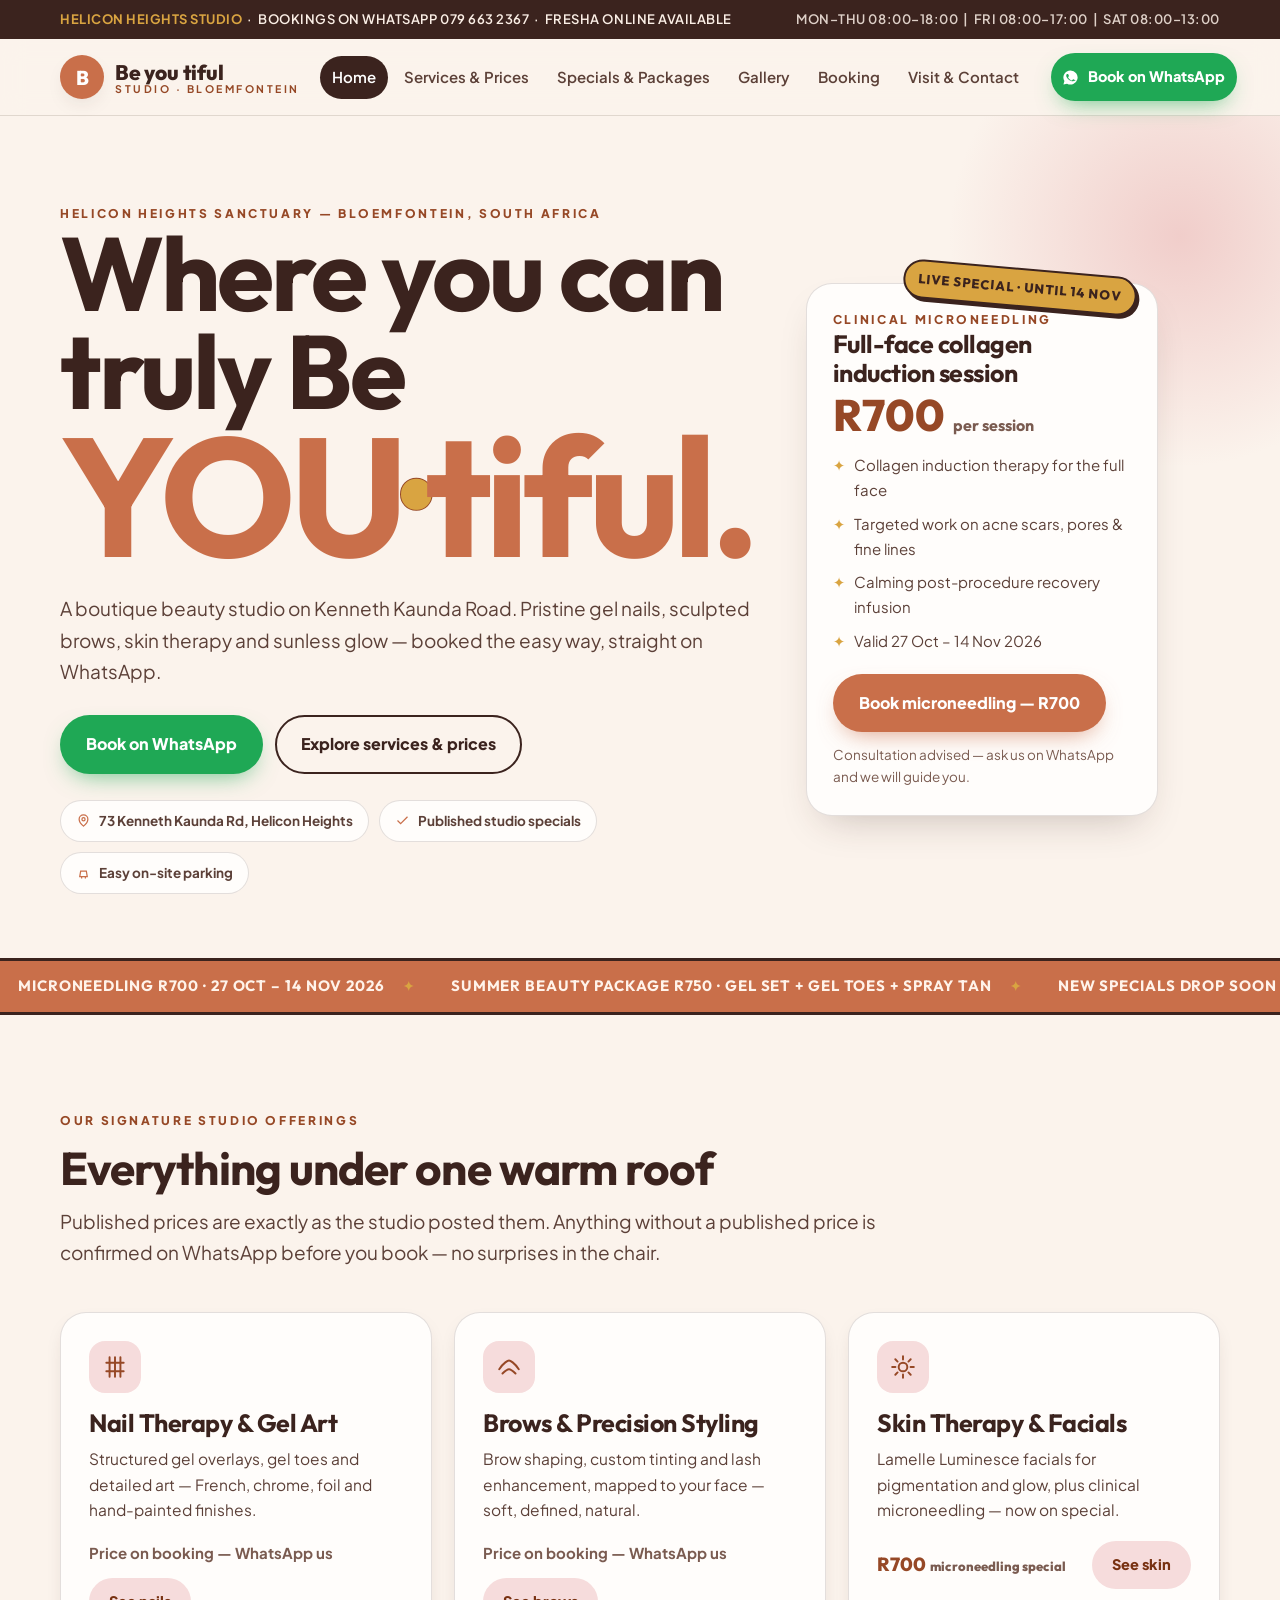
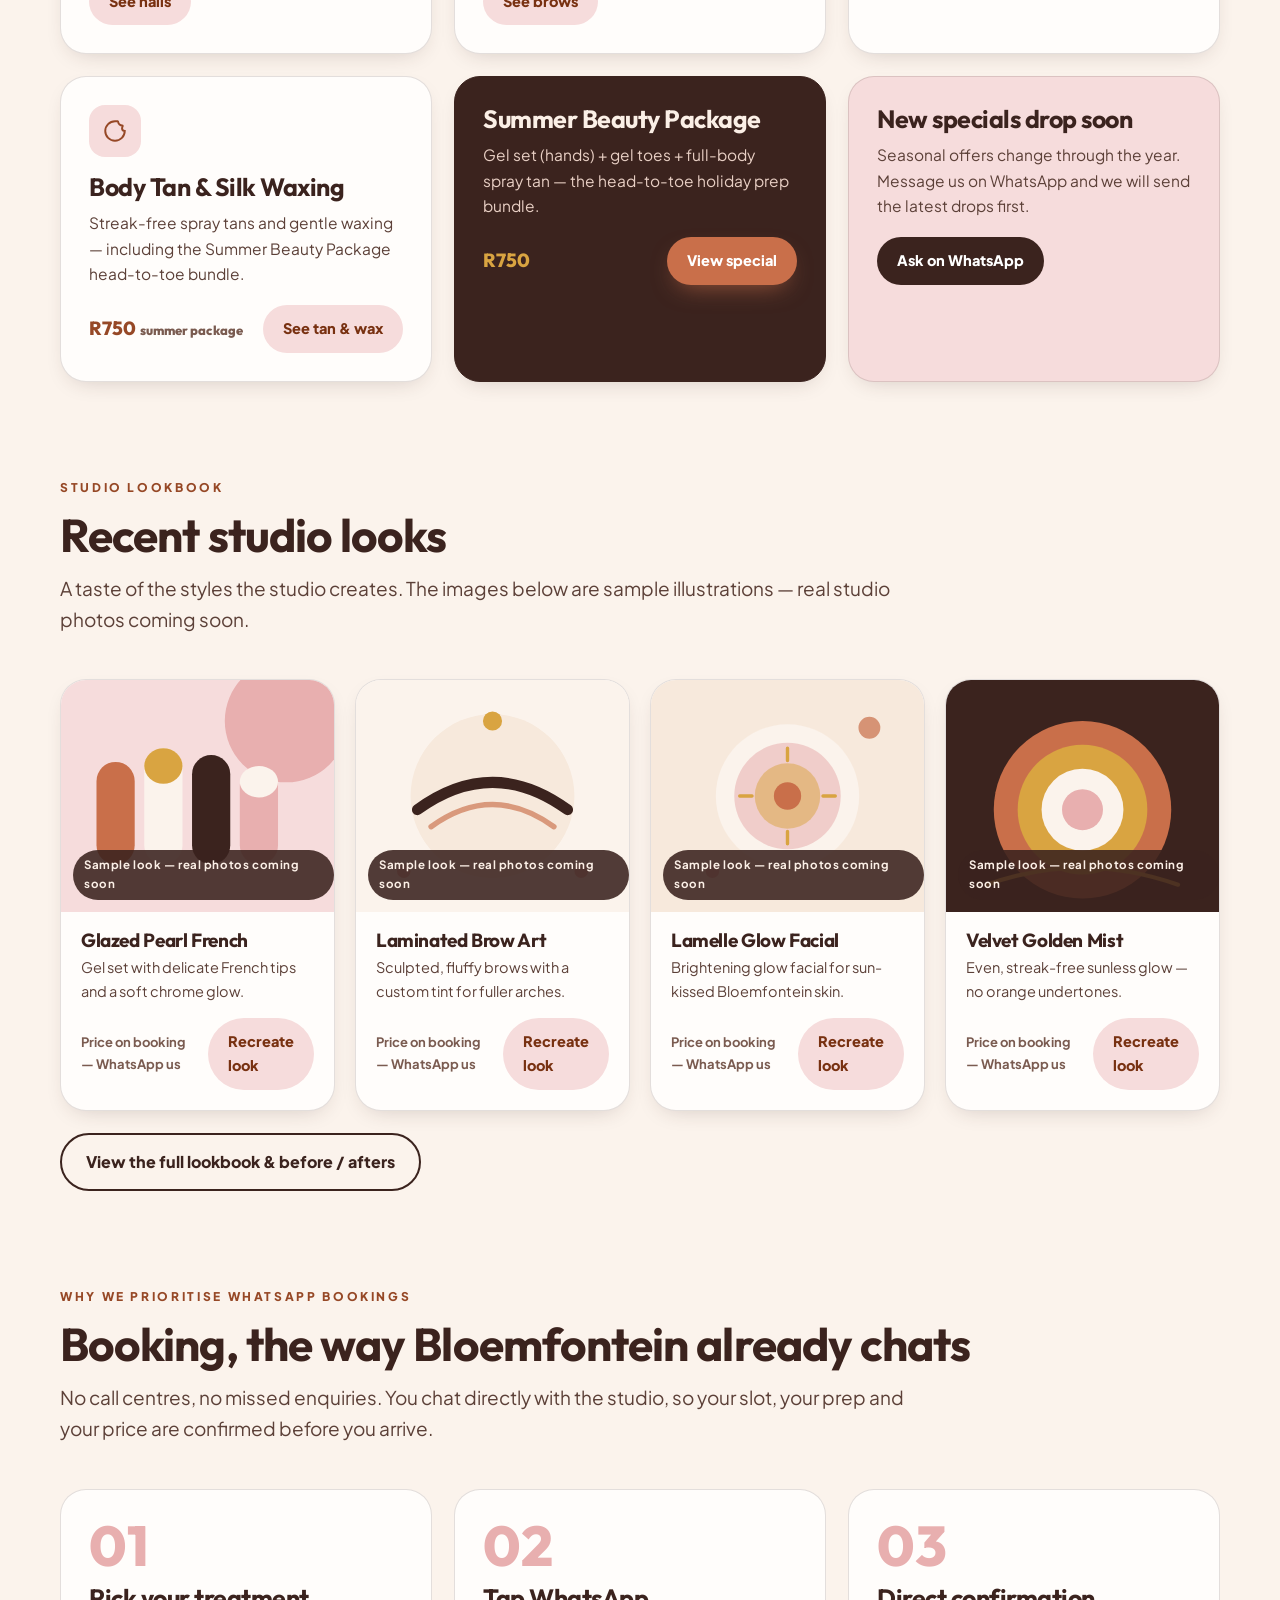
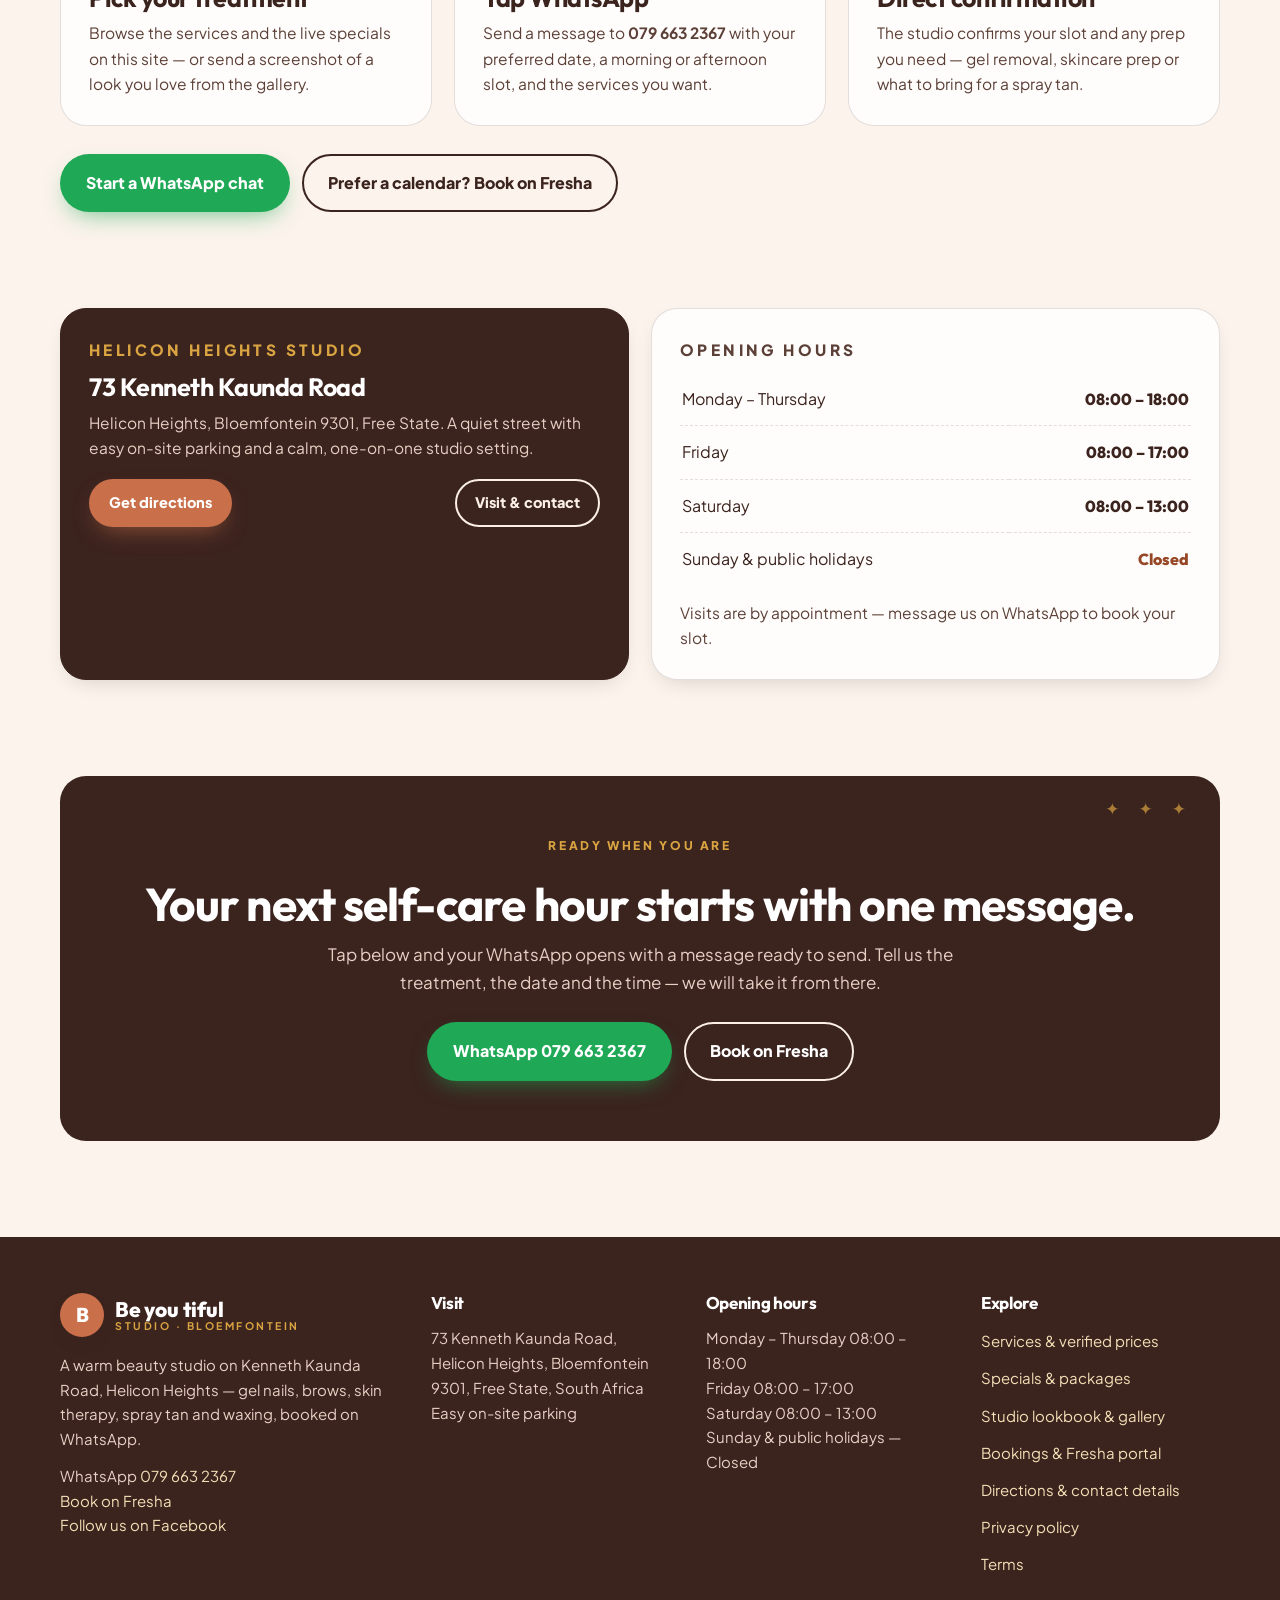
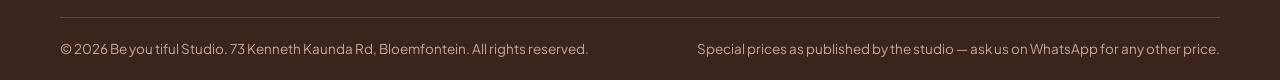
<file: index.html>
<!DOCTYPE html>
<html lang="en">
<head>
<meta charset="utf-8">
<meta name="viewport" content="width=device-width, initial-scale=1">
<title>Be you tiful Studio — Beauty Studio in Helicon Heights, Bloemfontein</title>
<meta name="description" content="Be you tiful Studio — a warm beauty studio on Kenneth Kaunda Road, Helicon Heights, Bloemfontein. Gel nails, brows, skin therapy, spray tan and waxing. Bookings on WhatsApp 079 663 2367.">
<meta property="og:title" content="Be you tiful Studio — Helicon Heights, Bloemfontein">
<meta property="og:description" content="Gel nails, brows, skin therapy, spray tan and waxing. Bookings on WhatsApp 079 663 2367.">
<meta property="og:type" content="website">
<link rel="stylesheet" href="/assets/css/fonts.css">
<link rel="stylesheet" href="/assets/css/style.css">
<link rel="icon" href="data:image/svg+xml,%3Csvg xmlns='http://www.w3.org/2000/svg' viewBox='0 0 32 32'%3E%3Ccircle cx='16' cy='16' r='16' fill='%23C96F4A'/%3E%3Ctext x='16' y='22' font-family='Arial' font-size='17' font-weight='bold' fill='%23fff' text-anchor='middle'%3EB%3C/text%3E%3C/svg%3E">
</head>
<body>
<a class="skip-link" href="#main">Skip to content</a>

<div class="noticebar"><div class="wrap">
<span><b>HELICON HEIGHTS STUDIO</b> &nbsp;·&nbsp; BOOKINGS ON WHATSAPP <span data-cfg="phoneDisplay">079 663 2367</span> &nbsp;·&nbsp; FRESHA ONLINE AVAILABLE</span>
<span class="nb-right">MON–THU 08:00–18:00 &nbsp;|&nbsp; FRI 08:00–17:00 &nbsp;|&nbsp; SAT 08:00–13:00</span>
</div></div>

<header class="site-header"><div class="wrap">
<a class="logo" href="/" aria-label="Be you tiful Studio — Home">
<span class="logo-mark" aria-hidden="true">B</span>
<span class="logo-text">Be you tiful<small>Studio · Bloemfontein</small></span></a>
<nav class="main-nav" aria-label="Main navigation">
<a href="/" aria-current="page">Home</a>
<a href="/services">Services &amp; Prices</a>
<a href="/specials">Specials &amp; Packages</a>
<a href="/gallery">Gallery</a>
<a href="/booking">Booking</a>
<a href="/visit">Visit &amp; Contact</a>
</nav>
<div class="header-cta">
<a class="btn btn-wa btn-sm" data-wa data-wa-msg="Hi! I'd like to book an appointment at Be you tiful Studio." href="https://wa.me/27796632367"><svg width="17" height="17" viewBox="0 0 24 24" fill="currentColor" aria-hidden="true"><path d="M12 2a10 10 0 0 0-8.6 15.1L2 22l5.1-1.3A10 10 0 1 0 12 2Zm5.2 14.2c-.2.6-1.3 1.2-1.8 1.2-.5.1-1 .2-3.4-.7-2.9-1.2-4.7-4.1-4.9-4.3-.1-.2-1.1-1.5-1.1-2.9s.7-2 1-2.3c.2-.3.5-.3.7-.3h.5c.2 0 .4 0 .6.5l.9 2.1c.1.2.1.4 0 .6l-.4.6-.5.5c-.2.2-.3.4-.1.7.2.3.9 1.5 2 2.4 1.4 1.2 2.5 1.6 2.9 1.8.3.2.5.1.7-.1l1.1-1.3c.2-.3.4-.2.7-.1l2 1c.3.1.5.2.6.4 0 .1 0 .6-.2 1.2Z"/></svg><span>Book on WhatsApp</span></a>
<button class="nav-toggle" data-nav-toggle aria-expanded="false" aria-controls="mobile-nav" aria-label="Open menu">
<svg width="22" height="22" viewBox="0 0 24 24" fill="none" stroke="currentColor" stroke-width="2" stroke-linecap="round" aria-hidden="true"><path d="M3 6h18M3 12h18M3 18h18"/></svg></button>
</div>
</div>
<nav class="mobile-nav" id="mobile-nav" aria-label="Mobile navigation">
<a href="/" aria-current="page">Home</a>
<a href="/services">Services &amp; Prices</a>
<a href="/specials">Specials &amp; Packages</a>
<a href="/gallery">Gallery</a>
<a href="/booking">Booking</a>
<a href="/visit">Visit &amp; Contact</a>
</nav></header>

<main id="main">

<!-- ============ HERO ============ -->
<section class="hero"><div class="wrap hero-grid">
<div>
<p class="eyebrow">Helicon Heights Sanctuary — Bloemfontein, South Africa</p>
<h1>Where you can truly Be <span class="you">YOU<em>·</em>tiful.</span></h1>
<p class="lede">A boutique beauty studio on Kenneth Kaunda Road. Pristine gel nails, sculpted brows, skin therapy and sunless glow — booked the easy way, straight on WhatsApp.</p>
<div class="hero-ctas">
<a class="btn btn-wa" data-wa data-wa-msg="Hi! I'd like to book an appointment at Be you tiful Studio." href="https://wa.me/27796632367">Book on WhatsApp</a>
<a class="btn btn-ghost" href="/services">Explore services &amp; prices</a>
</div>
<div class="hero-chips">
<span class="chip"><svg width="15" height="15" viewBox="0 0 24 24" fill="none" stroke="currentColor" stroke-width="2" aria-hidden="true"><path d="M12 21s-7-5.5-7-11a7 7 0 1 1 14 0c0 5.5-7 11-7 11Z"/><circle cx="12" cy="10" r="2.5"/></svg><span data-cfg="addressShort">73 Kenneth Kaunda Rd, Helicon Heights</span></span>
<span class="chip"><svg width="15" height="15" viewBox="0 0 24 24" fill="none" stroke="currentColor" stroke-width="2" aria-hidden="true"><path d="M20 6 9 17l-5-5"/></svg>Published studio specials</span>
<span class="chip"><svg width="15" height="15" viewBox="0 0 24 24" fill="none" stroke="currentColor" stroke-width="2" aria-hidden="true"><path d="M5 17h14M6 17l1.5-9h9L18 17M9 20v-3m6 3v-3"/></svg>Easy on-site parking</span>
</div>
</div>

<article class="hero-card reveal">
<span class="sticker">Live special · until 14 Nov</span>
<p class="eyebrow">Clinical Microneedling</p>
<h3>Full-face collagen induction session</h3>
<p class="price-big">R700 <small>per session</small></p>
<ul>
<li>Collagen induction therapy for the full face</li>
<li>Targeted work on acne scars, pores &amp; fine lines</li>
<li>Calming post-procedure recovery infusion</li>
<li>Valid 27 Oct – 14 Nov 2026</li>
</ul>
<a class="btn btn-terra" data-wa data-wa-msg="Hi! I'd like to book the Clinical Microneedling special (R700, valid 27 Oct – 14 Nov 2026) at Be you tiful Studio. What dates do you have available?" href="https://wa.me/27796632367">Book microneedling — R700</a>
<p class="field-note" style="margin-top:12px">Consultation advised — ask us on WhatsApp and we will guide you.</p>
</article>
</div></section>

<!-- ============ MARQUEE ============ -->
<div class="marquee" aria-hidden="true"><div class="marquee-track" id="marquee-track">
<span>Microneedling R700 · 27 Oct – 14 Nov 2026</span>
<span>Summer Beauty Package R750 · Gel set + gel toes + spray tan</span>
<span>New specials drop soon — WhatsApp us</span>
<span>Bookings on WhatsApp <span data-cfg="phoneDisplay">079 663 2367</span></span>
<span>73 Kenneth Kaunda Rd, Helicon Heights</span>
</div></div>

<!-- ============ SERVICES PREVIEW ============ -->
<section class="section"><div class="wrap">
<div class="section-head reveal">
<p class="eyebrow">Our signature studio offerings</p>
<h2>Everything under one warm roof</h2>
<p class="lede">Published prices are exactly as the studio posted them. Anything without a published price is confirmed on WhatsApp before you book — no surprises in the chair.</p>
</div>
<div class="grid-3">
<article class="card reveal">
<div class="icon-tile"><svg width="26" height="26" viewBox="0 0 24 24" fill="none" stroke="currentColor" stroke-width="1.8" stroke-linecap="round" aria-hidden="true"><path d="M7 3v18M12 3v18M17 3v18M4 8h16M4 16h16"/></svg></div>
<h3>Nail Therapy &amp; Gel Art</h3>
<p>Structured gel overlays, gel toes and detailed art — French, chrome, foil and hand-painted finishes.</p>
<div class="card-foot"><span class="price-tag pob">Price on booking — WhatsApp us</span><a class="btn btn-rose btn-sm" href="/services">See nails</a></div>
</article>
<article class="card reveal">
<div class="icon-tile"><svg width="26" height="26" viewBox="0 0 24 24" fill="none" stroke="currentColor" stroke-width="1.8" stroke-linecap="round" aria-hidden="true"><path d="M3 14c4-6 8-8 9-8s5 2 9 8M6 18c3-3 5-4 6-4s3 1 6 4"/></svg></div>
<h3>Brows &amp; Precision Styling</h3>
<p>Brow shaping, custom tinting and lash enhancement, mapped to your face — soft, defined, natural.</p>
<div class="card-foot"><span class="price-tag pob">Price on booking — WhatsApp us</span><a class="btn btn-rose btn-sm" href="/services">See brows</a></div>
</article>
<article class="card reveal">
<div class="icon-tile"><svg width="26" height="26" viewBox="0 0 24 24" fill="none" stroke="currentColor" stroke-width="1.8" stroke-linecap="round" aria-hidden="true"><circle cx="12" cy="12" r="4"/><path d="M12 2v3M12 19v3M2 12h3M19 12h3M4.9 4.9l2.1 2.1M17 17l2.1 2.1M19.1 4.9 17 7M7 17l-2.1 2.1"/></svg></div>
<h3>Skin Therapy &amp; Facials</h3>
<p>Lamelle Luminesce facials for pigmentation and glow, plus clinical microneedling — now on special.</p>
<div class="card-foot"><span class="price-tag">R700 <small style="font-size:13px;color:var(--muted)">microneedling special</small></span><a class="btn btn-rose btn-sm" href="/services">See skin</a></div>
</article>
<article class="card reveal">
<div class="icon-tile"><svg width="26" height="26" viewBox="0 0 24 24" fill="none" stroke="currentColor" stroke-width="1.8" stroke-linecap="round" aria-hidden="true"><path d="M12 3a9 9 0 1 0 9 9c-1.5 0-2.5-1-2.5-2.5S20 7 18.5 7 15 5.5 15 4 13.5 3 12 3Z"/></svg></div>
<h3>Body Tan &amp; Silk Waxing</h3>
<p>Streak-free spray tans and gentle waxing — including the Summer Beauty Package head-to-toe bundle.</p>
<div class="card-foot"><span class="price-tag">R750 <small style="font-size:13px;color:var(--muted)">summer package</small></span><a class="btn btn-rose btn-sm" href="/services">See tan &amp; wax</a></div>
</article>
<article class="card tint-choc reveal">
<h3>Summer Beauty Package</h3>
<p>Gel set (hands) + gel toes + full-body spray tan — the head-to-toe holiday prep bundle.</p>
<div class="card-foot"><span class="price-tag">R750</span><a class="btn btn-terra btn-sm" href="/specials">View special</a></div>
</article>
<article class="card tint-rose reveal">
<h3>New specials drop soon</h3>
<p>Seasonal offers change through the year. Message us on WhatsApp and we will send the latest drops first.</p>
<div class="card-foot"><a class="btn btn-choc btn-sm" data-wa data-wa-msg="Hi! Please let me know about the latest specials at Be you tiful Studio." href="https://wa.me/27796632367">Ask on WhatsApp</a></div>
</article>
</div>
</div></section>

<!-- ============ GALLERY STRIP ============ -->
<section class="section" style="padding-top:0"><div class="wrap">
<div class="section-head reveal">
<p class="eyebrow">Studio lookbook</p>
<h2>Recent studio looks</h2>
<p class="lede">A taste of the styles the studio creates. The images below are sample illustrations — real studio photos coming soon.</p>
</div>
<div class="gallery-grid">
<figure class="look-card reveal">
<div class="sample-art"><svg viewBox="0 0 400 340" role="img" aria-label="Sample illustration of a glazed pearl French gel set"><rect width="400" height="340" fill="#F6DCDC"/><circle cx="330" cy="60" r="90" fill="#E8AFAF"/><rect x="52" y="120" width="56" height="150" rx="28" fill="#C96F4A"/><rect x="122" y="100" width="56" height="170" rx="28" fill="#FBF3EC"/><rect x="122" y="100" width="56" height="52" rx="28" fill="#D9A441"/><rect x="192" y="110" width="56" height="160" rx="28" fill="#3B231E"/><rect x="262" y="126" width="56" height="144" rx="28" fill="#E8AFAF"/><rect x="262" y="126" width="56" height="46" rx="28" fill="#FBF3EC"/></svg><span class="sample-label">Sample look — real photos coming soon</span></div>
<figcaption class="look-body"><h3>Glazed Pearl French</h3><p>Gel set with delicate French tips and a soft chrome glow.</p><div class="look-meta"><span class="dur">Price on booking — WhatsApp us</span><a class="btn btn-rose btn-sm" data-wa data-wa-msg="Hi! I saw the Glazed Pearl French look in your gallery. Could you tell me the price and your next available slot?" href="https://wa.me/27796632367">Recreate look</a></div></figcaption>
</figure>
<figure class="look-card reveal">
<div class="sample-art"><svg viewBox="0 0 400 340" role="img" aria-label="Sample illustration of laminated brow art"><rect width="400" height="340" fill="#FBF3EC"/><circle cx="200" cy="170" r="120" fill="#F7E9DC"/><path d="M90 190 Q200 110 310 190" stroke="#3B231E" stroke-width="16" fill="none" stroke-linecap="round"/><path d="M110 215 Q200 150 290 215" stroke="#C96F4A" stroke-width="8" fill="none" stroke-linecap="round" opacity=".65"/><circle cx="200" cy="60" r="14" fill="#D9A441"/><circle cx="330" cy="280" r="10" fill="#E8AFAF"/><circle cx="70" cy="280" r="10" fill="#E8AFAF"/></svg><span class="sample-label">Sample look — real photos coming soon</span></div>
<figcaption class="look-body"><h3>Laminated Brow Art</h3><p>Sculpted, fluffy brows with a custom tint for fuller arches.</p><div class="look-meta"><span class="dur">Price on booking — WhatsApp us</span><a class="btn btn-rose btn-sm" data-wa data-wa-msg="Hi! I saw the Laminated Brow Art look in your gallery. Could you tell me the price and your next available slot?" href="https://wa.me/27796632367">Recreate look</a></div></figcaption>
</figure>
<figure class="look-card reveal">
<div class="sample-art"><svg viewBox="0 0 400 340" role="img" aria-label="Sample illustration of a Lamelle glow facial"><rect width="400" height="340" fill="#F7E9DC"/><circle cx="200" cy="170" r="105" fill="#FBF3EC"/><circle cx="200" cy="170" r="78" fill="#E8AFAF" opacity=".55"/><circle cx="200" cy="170" r="48" fill="#D9A441" opacity=".5"/><circle cx="200" cy="170" r="20" fill="#C96F4A"/><path d="M200 118 v-18 M200 240 v-18 M148 170 h-18 M270 170 h-18" stroke="#D9A441" stroke-width="5" stroke-linecap="round"/><circle cx="320" cy="70" r="16" fill="#C96F4A" opacity=".7"/><circle cx="90" cy="280" r="10" fill="#E8AFAF"/></svg><span class="sample-label">Sample look — real photos coming soon</span></div>
<figcaption class="look-body"><h3>Lamelle Glow Facial</h3><p>Brightening glow facial for sun-kissed Bloemfontein skin.</p><div class="look-meta"><span class="dur">Price on booking — WhatsApp us</span><a class="btn btn-rose btn-sm" data-wa data-wa-msg="Hi! I saw the Lamelle Glow Facial look in your gallery. Could you tell me the price and your next available slot?" href="https://wa.me/27796632367">Recreate look</a></div></figcaption>
</figure>
<figure class="look-card reveal">
<div class="sample-art"><svg viewBox="0 0 400 340" role="img" aria-label="Sample illustration of a golden spray tan glow"><rect width="400" height="340" fill="#3B231E"/><circle cx="200" cy="190" r="130" fill="#C96F4A"/><circle cx="200" cy="190" r="95" fill="#D9A441"/><circle cx="200" cy="190" r="60" fill="#FBF3EC"/><circle cx="200" cy="190" r="30" fill="#E8AFAF"/><path d="M60 300 Q200 250 340 300" stroke="#D9A441" stroke-width="6" fill="none" stroke-linecap="round"/></svg><span class="sample-label">Sample look — real photos coming soon</span></div>
<figcaption class="look-body"><h3>Velvet Golden Mist</h3><p>Even, streak-free sunless glow — no orange undertones.</p><div class="look-meta"><span class="dur">Price on booking — WhatsApp us</span><a class="btn btn-rose btn-sm" data-wa data-wa-msg="Hi! I saw the Velvet Golden Mist spray tan look in your gallery. Could you tell me the price and your next available slot?" href="https://wa.me/27796632367">Recreate look</a></div></figcaption>
</figure>
</div>
<p style="margin-top:22px"><a class="btn btn-ghost" href="/gallery">View the full lookbook &amp; before / afters</a></p>
</div></section>

<!-- ============ WHY WHATSAPP ============ -->
<section class="section" style="padding-top:0"><div class="wrap">
<div class="section-head reveal">
<p class="eyebrow">Why we prioritise WhatsApp bookings</p>
<h2>Booking, the way Bloemfontein already chats</h2>
<p class="lede">No call centres, no missed enquiries. You chat directly with the studio, so your slot, your prep and your price are confirmed before you arrive.</p>
</div>
<div class="steps">
<div class="step reveal"><div class="num">01</div><h3>Pick your treatment</h3><p>Browse the services and the live specials on this site — or send a screenshot of a look you love from the gallery.</p></div>
<div class="step reveal"><div class="num">02</div><h3>Tap WhatsApp</h3><p>Send a message to <strong data-cfg="phoneDisplay">079 663 2367</strong> with your preferred date, a morning or afternoon slot, and the services you want.</p></div>
<div class="step reveal"><div class="num">03</div><h3>Direct confirmation</h3><p>The studio confirms your slot and any prep you need — gel removal, skincare prep or what to bring for a spray tan.</p></div>
</div>
<div style="display:flex;gap:12px;flex-wrap:wrap;margin-top:28px" class="reveal">
<a class="btn btn-wa" data-wa data-wa-msg="Hi! I'd like to book an appointment at Be you tiful Studio." href="https://wa.me/27796632367">Start a WhatsApp chat</a>
<a class="btn btn-ghost" data-fresha href="https://www.fresha.com/book-now/be-you-tiful-studio-rgh9i9zq/all-offer?share=true&pId=1055911">Prefer a calendar? Book on Fresha</a>
</div>
</div></section>

<!-- ============ LOCATION / HOURS ============ -->
<section class="section" style="padding-top:0"><div class="wrap">
<div class="grid-2">
<article class="card tint-choc reveal">
<p class="eyebrow" style="color:var(--gold)">Helicon Heights Studio</p>
<h3 style="color:#fff;margin:10px 0 8px">73 Kenneth Kaunda Road</h3>
<p>Helicon Heights, Bloemfontein 9301, Free State. A quiet street with easy on-site parking and a calm, one-on-one studio setting.</p>
<div class="card-foot"><a class="btn btn-terra btn-sm" data-directions href="https://www.google.com/maps/search/?api=1&amp;query=73+Kenneth+Kaunda+Road+Helicon+Heights+Bloemfontein+9301">Get directions</a><a class="btn btn-ghost btn-sm" style="border-color:#FBEFE6;color:#FBEFE6" href="/visit">Visit &amp; contact</a></div>
</article>
<article class="card reveal">
<p class="eyebrow">Opening hours</p>
<table class="hours-table" style="margin-top:10px">
<tr><td>Monday – Thursday</td><td>08:00 – 18:00</td></tr>
<tr><td>Friday</td><td>08:00 – 17:00</td></tr>
<tr><td>Saturday</td><td>08:00 – 13:00</td></tr>
<tr><td>Sunday &amp; public holidays</td><td class="closed">Closed</td></tr>
</table>
<p class="field-note" style="margin-top:14px">Visits are by appointment — message us on WhatsApp to book your slot.</p>
</article>
</div>
</div></section>

<!-- ============ CTA ============ -->
<section class="section" style="padding-top:0"><div class="wrap">
<div class="cta-band reveal">
<p class="eyebrow" style="color:var(--gold)">Ready when you are</p>
<h2>Your next self-care hour starts with one message.</h2>
<p>Tap below and your WhatsApp opens with a message ready to send. Tell us the treatment, the date and the time — we will take it from there.</p>
<div class="btn-row">
<a class="btn btn-wa" data-wa data-wa-msg="Hi! I'd like to book an appointment at Be you tiful Studio." href="https://wa.me/27796632367">WhatsApp 079 663 2367</a>
<a class="btn btn-ghost" style="border-color:#FBEFE6;color:#fff" data-fresha href="https://www.fresha.com/book-now/be-you-tiful-studio-rgh9i9zq/all-offer?share=true&pId=1055911">Book on Fresha</a>
</div>
</div>
</div></section>

</main>

<footer class="site-footer"><div class="wrap">
<div class="foot-grid">
<div class="foot-brand">
<a class="logo" href="/" aria-label="Be you tiful Studio — Home"><span class="logo-mark" aria-hidden="true">B</span><span class="logo-text">Be you tiful<small>Studio · Bloemfontein</small></span></a>
<p style="margin-top:16px">A warm beauty studio on Kenneth Kaunda Road, Helicon Heights — gel nails, brows, skin therapy, spray tan and waxing, booked on WhatsApp.</p>
<p style="margin-top:12px">WhatsApp <a data-wa href="https://wa.me/27796632367"><span data-cfg="phoneDisplay">079 663 2367</span></a><br>
<a data-fresha href="https://www.fresha.com/book-now/be-you-tiful-studio-rgh9i9zq/all-offer?share=true&amp;pId=1055911">Book on Fresha</a><br>
<a data-fb href="https://www.facebook.com/151512251382264/">Follow us on Facebook</a></p>
</div>
<div>
<h3>Visit</h3>
<p><span data-cfg="addressFull">73 Kenneth Kaunda Road, Helicon Heights, Bloemfontein 9301, Free State, South Africa</span><br>Easy on-site parking</p>
</div>
<div>
<h3>Opening hours</h3>
<p>Monday – Thursday 08:00 – 18:00<br>Friday 08:00 – 17:00<br>Saturday 08:00 – 13:00<br>Sunday &amp; public holidays — Closed</p>
</div>
<div>
<h3>Explore</h3>
<ul>
<li><a href="/services">Services &amp; verified prices</a></li>
<li><a href="/specials">Specials &amp; packages</a></li>
<li><a href="/gallery">Studio lookbook &amp; gallery</a></li>
<li><a href="/booking">Bookings &amp; Fresha portal</a></li>
<li><a href="/visit">Directions &amp; contact details</a></li>
<li><a href="/privacy">Privacy policy</a></li>
<li><a href="/terms">Terms</a></li>
</ul>
</div>
</div>
<div class="foot-bottom">
<span>© 2026 Be you tiful Studio. 73 Kenneth Kaunda Rd, Bloemfontein. All rights reserved.</span>
<span>Special prices as published by the studio — ask us on WhatsApp for any other price.</span>
</div>
</div></footer>

<div class="sticky-wa"><a data-wa data-wa-msg="Hi! I'd like to book an appointment at Be you tiful Studio." href="https://wa.me/27796632367"><svg width="20" height="20" viewBox="0 0 24 24" fill="currentColor" aria-hidden="true"><path d="M12 2a10 10 0 0 0-8.6 15.1L2 22l5.1-1.3A10 10 0 1 0 12 2Zm5.2 14.2c-.2.6-1.3 1.2-1.8 1.2-.5.1-1 .2-3.4-.7-2.9-1.2-4.7-4.1-4.9-4.3-.1-.2-1.1-1.5-1.1-2.9s.7-2 1-2.3c.2-.3.5-.3.7-.3h.5c.2 0 .4 0 .6.5l.9 2.1c.1.2.1.4 0 .6l-.4.6-.5.5c-.2.2-.3.4-.1.7.2.3.9 1.5 2 2.4 1.4 1.2 2.5 1.6 2.9 1.8.3.2.5.1.7-.1l1.1-1.3c.2-.3.4-.2.7-.1l2 1c.3.1.5.2.6.4 0 .1 0 .6-.2 1.2Z"/></svg>Book on WhatsApp</a></div>

<script src="/assets/js/config.js"></script>
<script src="/assets/js/main.js"></script>
</body>
</html>
</file>
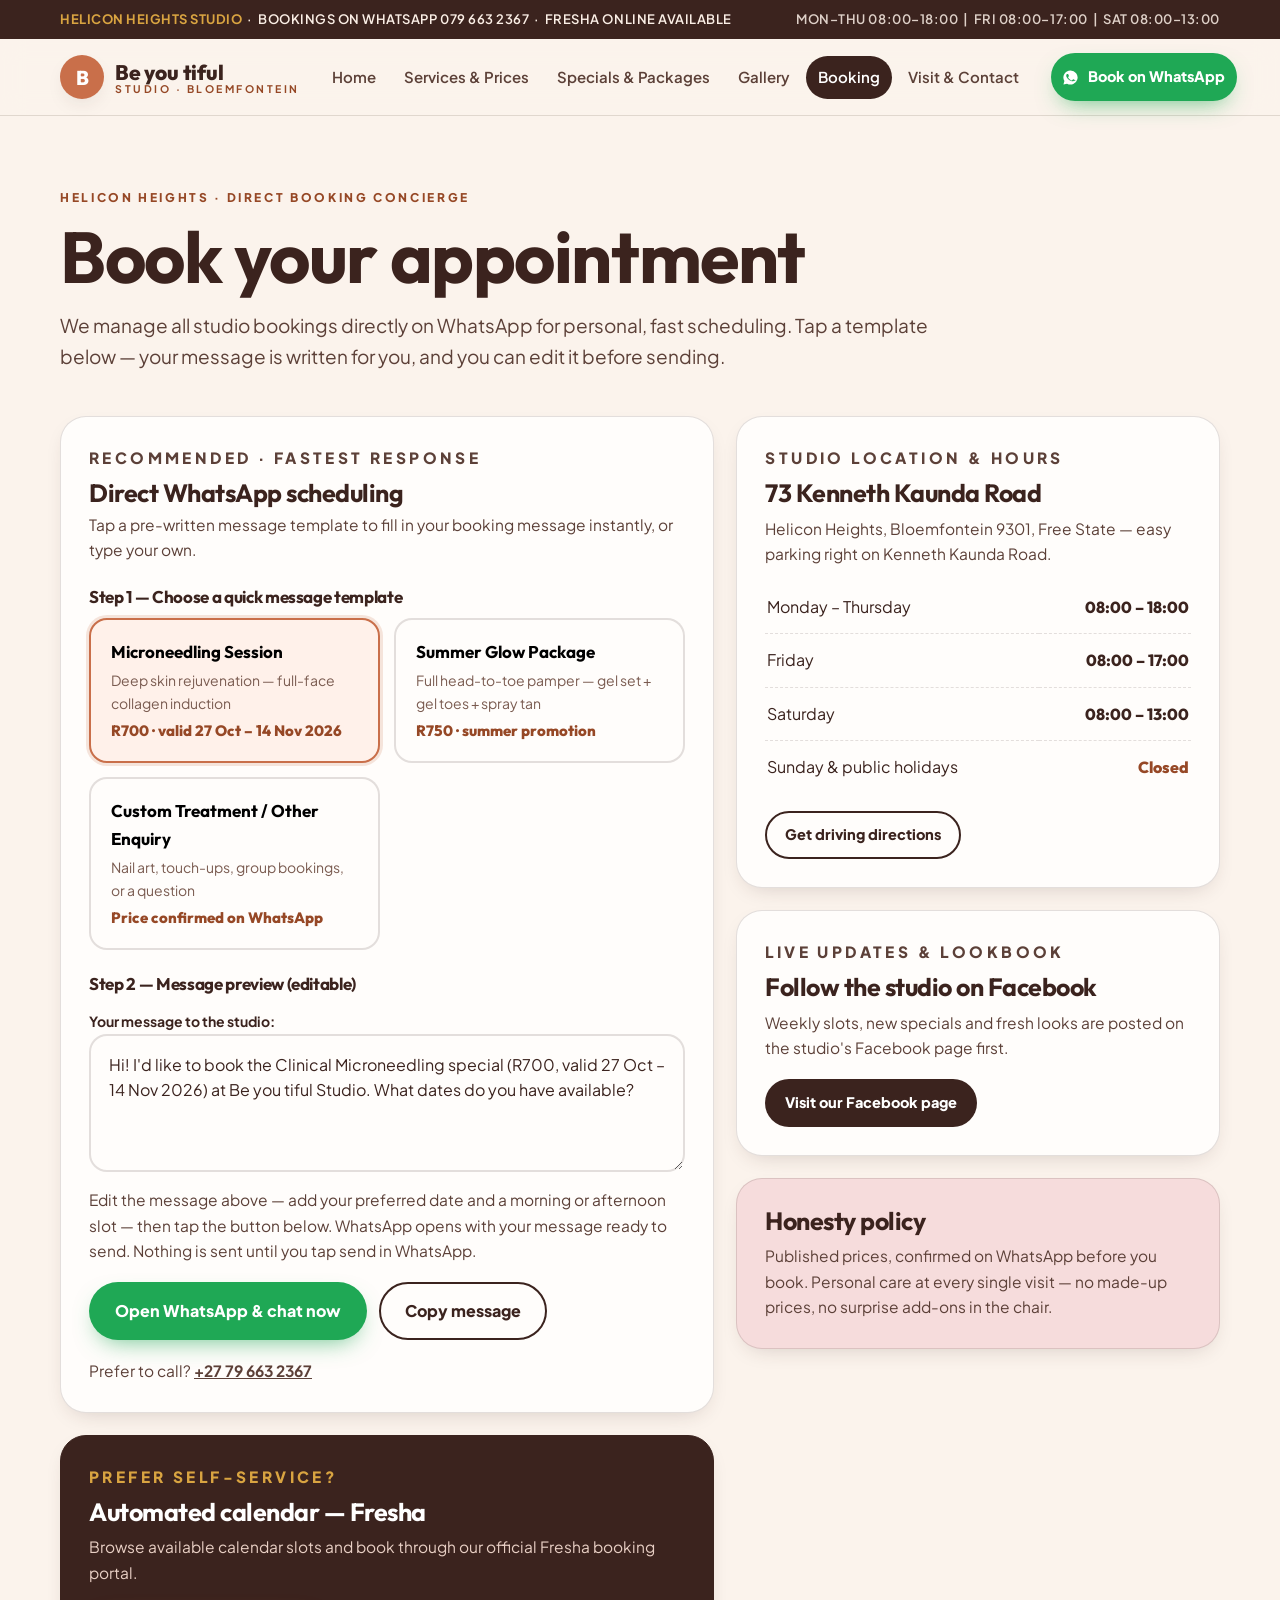
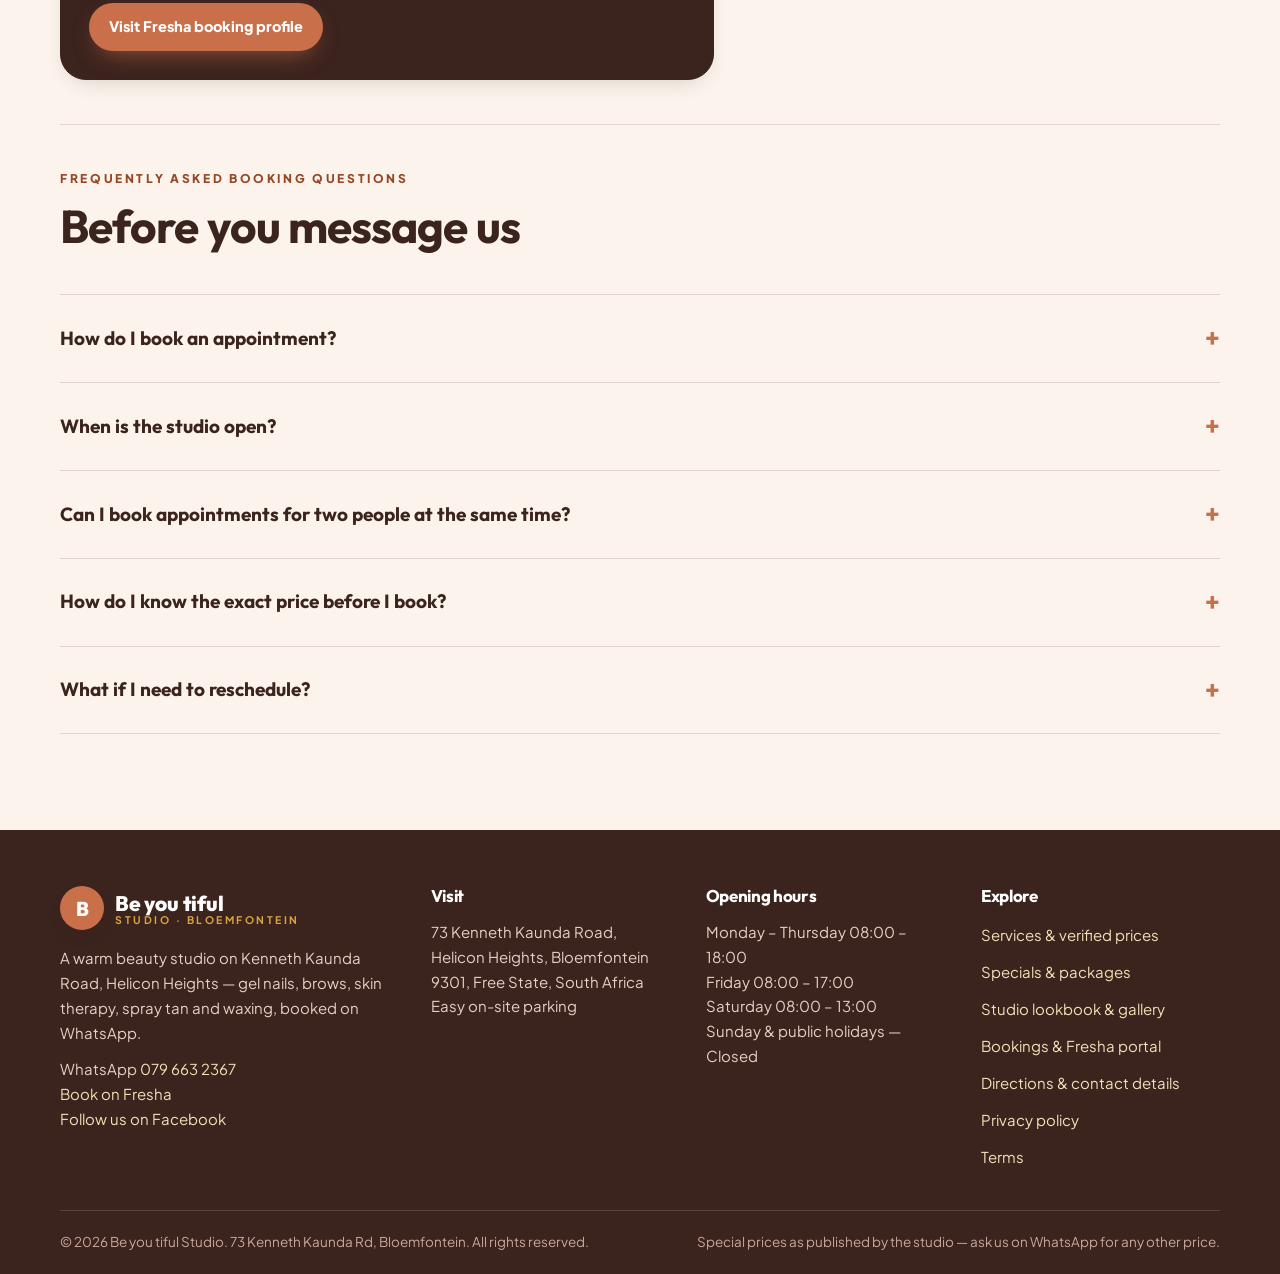
<file: booking.html>
<!DOCTYPE html>
<html lang="en">
<head>
<meta charset="utf-8">
<meta name="viewport" content="width=device-width, initial-scale=1">
<title>Book Your Appointment — Be you tiful Studio, Bloemfontein</title>
<meta name="description" content="Book Be you tiful Studio, Helicon Heights, Bloemfontein on WhatsApp 079 663 2367 — pick a message template, edit it, and send. Or book on Fresha. Mon–Thu 08:00–18:00, Fri 08:00–17:00, Sat 08:00–13:00.">
<meta property="og:title" content="Book Your Appointment — Be you tiful Studio">
<meta property="og:description" content="Bookings on WhatsApp 079 663 2367 or on Fresha — Be you tiful Studio, Helicon Heights, Bloemfontein.">
<meta property="og:type" content="website">
<link rel="stylesheet" href="/assets/css/fonts.css">
<link rel="stylesheet" href="/assets/css/style.css">
<link rel="icon" href="data:image/svg+xml,%3Csvg xmlns='http://www.w3.org/2000/svg' viewBox='0 0 32 32'%3E%3Ccircle cx='16' cy='16' r='16' fill='%23C96F4A'/%3E%3Ctext x='16' y='22' font-family='Arial' font-size='17' font-weight='bold' fill='%23fff' text-anchor='middle'%3EB%3C/text%3E%3C/svg%3E">
</head>
<body>
<a class="skip-link" href="#main">Skip to content</a>

<div class="noticebar"><div class="wrap">
<span><b>HELICON HEIGHTS STUDIO</b> &nbsp;·&nbsp; BOOKINGS ON WHATSAPP <span data-cfg="phoneDisplay">079 663 2367</span> &nbsp;·&nbsp; FRESHA ONLINE AVAILABLE</span>
<span class="nb-right">MON–THU 08:00–18:00 &nbsp;|&nbsp; FRI 08:00–17:00 &nbsp;|&nbsp; SAT 08:00–13:00</span>
</div></div>

<header class="site-header"><div class="wrap">
<a class="logo" href="/" aria-label="Be you tiful Studio — Home">
<span class="logo-mark" aria-hidden="true">B</span>
<span class="logo-text">Be you tiful<small>Studio · Bloemfontein</small></span></a>
<nav class="main-nav" aria-label="Main navigation">
<a href="/">Home</a>
<a href="/services">Services &amp; Prices</a>
<a href="/specials">Specials &amp; Packages</a>
<a href="/gallery">Gallery</a>
<a href="/booking" aria-current="page">Booking</a>
<a href="/visit">Visit &amp; Contact</a>
</nav>
<div class="header-cta">
<a class="btn btn-wa btn-sm" data-wa data-wa-msg="Hi! I'd like to book an appointment at Be you tiful Studio." href="https://wa.me/27796632367"><svg width="17" height="17" viewBox="0 0 24 24" fill="currentColor" aria-hidden="true"><path d="M12 2a10 10 0 0 0-8.6 15.1L2 22l5.1-1.3A10 10 0 1 0 12 2Zm5.2 14.2c-.2.6-1.3 1.2-1.8 1.2-.5.1-1 .2-3.4-.7-2.9-1.2-4.7-4.1-4.9-4.3-.1-.2-1.1-1.5-1.1-2.9s.7-2 1-2.3c.2-.3.5-.3.7-.3h.5c.2 0 .4 0 .6.5l.9 2.1c.1.2.1.4 0 .6l-.4.6-.5.5c-.2.2-.3.4-.1.7.2.3.9 1.5 2 2.4 1.4 1.2 2.5 1.6 2.9 1.8.3.2.5.1.7-.1l1.1-1.3c.2-.3.4-.2.7-.1l2 1c.3.1.5.2.6.4 0 .1 0 .6-.2 1.2Z"/></svg><span>Book on WhatsApp</span></a>
<button class="nav-toggle" data-nav-toggle aria-expanded="false" aria-controls="mobile-nav" aria-label="Open menu">
<svg width="22" height="22" viewBox="0 0 24 24" fill="none" stroke="currentColor" stroke-width="2" stroke-linecap="round" aria-hidden="true"><path d="M3 6h18M3 12h18M3 18h18"/></svg></button>
</div>
</div>
<nav class="mobile-nav" id="mobile-nav" aria-label="Mobile navigation">
<a href="/">Home</a>
<a href="/services">Services &amp; Prices</a>
<a href="/specials">Specials &amp; Packages</a>
<a href="/gallery">Gallery</a>
<a href="/booking" aria-current="page">Booking</a>
<a href="/visit">Visit &amp; Contact</a>
</nav></header>

<main id="main">

<section class="page-hero"><div class="wrap">
<p class="eyebrow">Helicon Heights · Direct booking concierge</p>
<h1>Book your appointment</h1>
<p class="lede">We manage all studio bookings directly on WhatsApp for personal, fast scheduling. Tap a template below — your message is written for you, and you can edit it before sending.</p>
</div></section>

<section class="section" style="padding-top:0"><div class="wrap">
<div class="grid-2 grid-booking">
<div>
<article class="card reveal">
<p class="eyebrow">Recommended · Fastest response</p>
<h3 style="margin:8px 0 4px">Direct WhatsApp scheduling</h3>
<p>Tap a pre-written message template to fill in your booking message instantly, or type your own.</p>

<h3 style="font-size:17px;margin:24px 0 12px">Step 1 — Choose a quick message template</h3>
<div class="tpl-grid">
<button class="tpl-btn" type="button" data-template="Hi! I'd like to book the Clinical Microneedling special (R700, valid 27 Oct – 14 Nov 2026) at Be you tiful Studio. What dates do you have available?" aria-pressed="true">
<b>Microneedling Session</b><span>Deep skin rejuvenation — full-face collagen induction</span><span class="tpl-price">R700 · valid 27 Oct – 14 Nov 2026</span>
</button>
<button class="tpl-btn" type="button" data-template="Hi! I'd like to book the Summer Beauty Package (R750) at Be you tiful Studio. What dates do you have available?" aria-pressed="false">
<b>Summer Glow Package</b><span>Full head-to-toe pamper — gel set + gel toes + spray tan</span><span class="tpl-price">R750 · summer promotion</span>
</button>
<button class="tpl-btn" type="button" data-template="Hi! I'd like to book an appointment at Be you tiful Studio. Could you tell me your next available slot and the price for the treatment I want?" aria-pressed="false">
<b>Custom Treatment / Other Enquiry</b><span>Nail art, touch-ups, group bookings, or a question</span><span class="tpl-price">Price confirmed on WhatsApp</span>
</button>
</div>

<h3 style="font-size:17px;margin:24px 0 12px">Step 2 — Message preview (editable)</h3>
<label for="msg-preview" style="font-weight:700;font-size:14px">Your message to the studio:</label>
<textarea class="msg-preview" id="msg-preview" rows="4">Hi! I'd like to book the Clinical Microneedling special (R700, valid 27 Oct – 14 Nov 2026) at Be you tiful Studio. What dates do you have available?</textarea>
<p class="field-note">Edit the message above — add your preferred date and a morning or afternoon slot — then tap the button below. WhatsApp opens with your message ready to send. Nothing is sent until you tap send in WhatsApp.</p>
<div style="display:flex;gap:12px;flex-wrap:wrap;margin-top:18px">
<a class="btn btn-wa" id="open-wa" href="https://wa.me/27796632367">Open WhatsApp &amp; chat now</a>
<button class="btn btn-ghost" type="button" id="copy-msg">Copy message</button>
</div>
<p class="field-note" id="copied-note" role="status" aria-live="polite"></p>
<p style="margin-top:18px">Prefer to call? <a href="tel:+27796632367"><strong data-cfg="phoneIntl">+27 79 663 2367</strong></a></p>
</article>

<article class="card tint-choc reveal" style="margin-top:22px">
<p class="eyebrow" style="color:var(--gold)">Prefer self-service?</p>
<h3 style="color:#fff;margin:8px 0">Automated calendar — Fresha</h3>
<p>Browse available calendar slots and book through our official Fresha booking portal.</p>
<div class="card-foot"><a class="btn btn-terra btn-sm" data-fresha href="https://www.fresha.com/book-now/be-you-tiful-studio-rgh9i9zq/all-offer?share=true&pId=1055911">Visit Fresha booking profile</a></div>
</article>
</div>

<div>
<article class="card reveal">
<p class="eyebrow">Studio location &amp; hours</p>
<h3 style="margin:8px 0">73 Kenneth Kaunda Road</h3>
<p>Helicon Heights, Bloemfontein 9301, Free State — easy parking right on Kenneth Kaunda Road.</p>
<table class="hours-table" style="margin-top:14px">
<tr><td>Monday – Thursday</td><td>08:00 – 18:00</td></tr>
<tr><td>Friday</td><td>08:00 – 17:00</td></tr>
<tr><td>Saturday</td><td>08:00 – 13:00</td></tr>
<tr><td>Sunday &amp; public holidays</td><td class="closed">Closed</td></tr>
</table>
<div class="card-foot"><a class="btn btn-ghost btn-sm" data-directions href="https://www.google.com/maps/search/?api=1&amp;query=73+Kenneth+Kaunda+Road+Helicon+Heights+Bloemfontein+9301">Get driving directions</a></div>
</article>

<article class="card reveal" style="margin-top:22px">
<p class="eyebrow">Live updates &amp; lookbook</p>
<h3 style="margin:8px 0">Follow the studio on Facebook</h3>
<p>Weekly slots, new specials and fresh looks are posted on the studio's Facebook page first.</p>
<div class="card-foot"><a class="btn btn-choc btn-sm" data-fb href="https://www.facebook.com/151512251382264/">Visit our Facebook page</a></div>
</article>

<article class="card tint-rose reveal" style="margin-top:22px">
<h3>Honesty policy</h3>
<p style="margin-top:8px">Published prices, confirmed on WhatsApp before you book. Personal care at every single visit — no made-up prices, no surprise add-ons in the chair.</p>
</article>
</div>
</div>

<div class="divider"></div>

<div class="section-head reveal">
<p class="eyebrow">Frequently asked booking questions</p>
<h2>Before you message us</h2>
</div>
<div class="faq reveal">
<details>
<summary>How do I book an appointment?</summary>
<p>Message us on WhatsApp at <strong data-cfg="phoneDisplay">079 663 2367</strong> with the treatment you want, your preferred date and a morning or afternoon slot. Use the templates above — they write the message for you. You can also book through our Fresha portal.</p>
</details>
<details>
<summary>When is the studio open?</summary>
<p>Monday to Thursday 08:00–18:00, Friday 08:00–17:00, Saturday 08:00–13:00. Sundays and public holidays are closed. Visits are by appointment, so please book before arriving.</p>
</details>
<details>
<summary>Can I book appointments for two people at the same time?</summary>
<p>Mention it in your WhatsApp message — for example a duo booking with a friend or family member — and we will confirm what is possible for your chosen date.</p>
</details>
<details>
<summary>How do I know the exact price before I book?</summary>
<p>Published specials are listed on the <a href="/specials">Specials page</a> with their validity dates. For anything else, send us a WhatsApp message and we will confirm the exact price before your slot is booked — nothing is charged that you didn't agree to first.</p>
</details>
<details>
<summary>What if I need to reschedule?</summary>
<p>Message us on WhatsApp as soon as you can so we can move your slot and offer the time to another client. The sooner you tell us, the easier it is to find you a new time.</p>
</details>
</div>
</div></section>

</main>

<footer class="site-footer"><div class="wrap">
<div class="foot-grid">
<div class="foot-brand">
<a class="logo" href="/" aria-label="Be you tiful Studio — Home"><span class="logo-mark" aria-hidden="true">B</span><span class="logo-text">Be you tiful<small>Studio · Bloemfontein</small></span></a>
<p style="margin-top:16px">A warm beauty studio on Kenneth Kaunda Road, Helicon Heights — gel nails, brows, skin therapy, spray tan and waxing, booked on WhatsApp.</p>
<p style="margin-top:12px">WhatsApp <a data-wa href="https://wa.me/27796632367"><span data-cfg="phoneDisplay">079 663 2367</span></a><br>
<a data-fresha href="https://www.fresha.com/book-now/be-you-tiful-studio-rgh9i9zq/all-offer?share=true&amp;pId=1055911">Book on Fresha</a><br>
<a data-fb href="https://www.facebook.com/151512251382264/">Follow us on Facebook</a></p>
</div>
<div>
<h3>Visit</h3>
<p><span data-cfg="addressFull">73 Kenneth Kaunda Road, Helicon Heights, Bloemfontein 9301, Free State, South Africa</span><br>Easy on-site parking</p>
</div>
<div>
<h3>Opening hours</h3>
<p>Monday – Thursday 08:00 – 18:00<br>Friday 08:00 – 17:00<br>Saturday 08:00 – 13:00<br>Sunday &amp; public holidays — Closed</p>
</div>
<div>
<h3>Explore</h3>
<ul>
<li><a href="/services">Services &amp; verified prices</a></li>
<li><a href="/specials">Specials &amp; packages</a></li>
<li><a href="/gallery">Studio lookbook &amp; gallery</a></li>
<li><a href="/booking">Bookings &amp; Fresha portal</a></li>
<li><a href="/visit">Directions &amp; contact details</a></li>
<li><a href="/privacy">Privacy policy</a></li>
<li><a href="/terms">Terms</a></li>
</ul>
</div>
</div>
<div class="foot-bottom">
<span>© 2026 Be you tiful Studio. 73 Kenneth Kaunda Rd, Bloemfontein. All rights reserved.</span>
<span>Special prices as published by the studio — ask us on WhatsApp for any other price.</span>
</div>
</div></footer>

<div class="sticky-wa"><a data-wa data-wa-msg="Hi! I'd like to book an appointment at Be you tiful Studio." href="https://wa.me/27796632367"><svg width="20" height="20" viewBox="0 0 24 24" fill="currentColor" aria-hidden="true"><path d="M12 2a10 10 0 0 0-8.6 15.1L2 22l5.1-1.3A10 10 0 1 0 12 2Zm5.2 14.2c-.2.6-1.3 1.2-1.8 1.2-.5.1-1 .2-3.4-.7-2.9-1.2-4.7-4.1-4.9-4.3-.1-.2-1.1-1.5-1.1-2.9s.7-2 1-2.3c.2-.3.5-.3.7-.3h.5c.2 0 .4 0 .6.5l.9 2.1c.1.2.1.4 0 .6l-.4.6-.5.5c-.2.2-.3.4-.1.7.2.3.9 1.5 2 2.4 1.4 1.2 2.5 1.6 2.9 1.8.3.2.5.1.7-.1l1.1-1.3c.2-.3.4-.2.7-.1l2 1c.3.1.5.2.6.4 0 .1 0 .6-.2 1.2Z"/></svg>Book on WhatsApp</a></div>

<script src="/assets/js/config.js"></script>
<script src="/assets/js/main.js"></script>
</body>
</html>
</file>
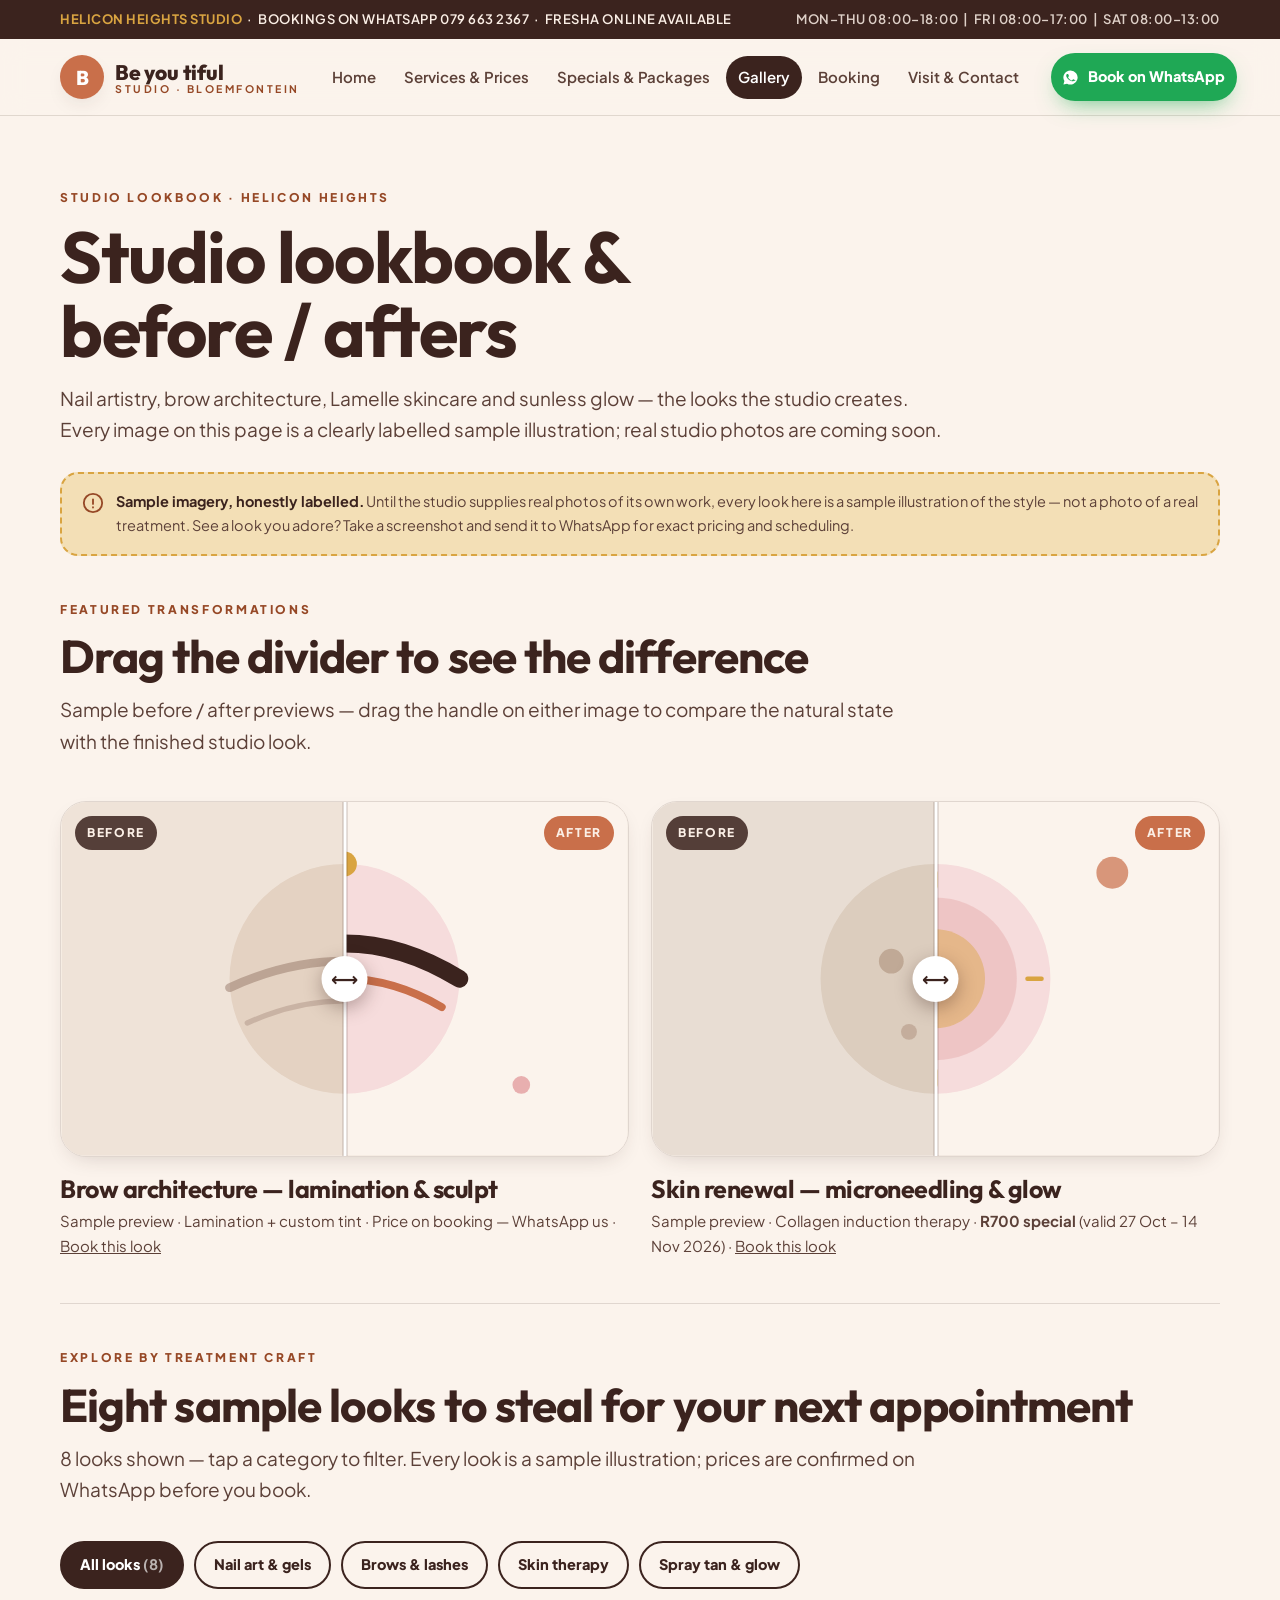
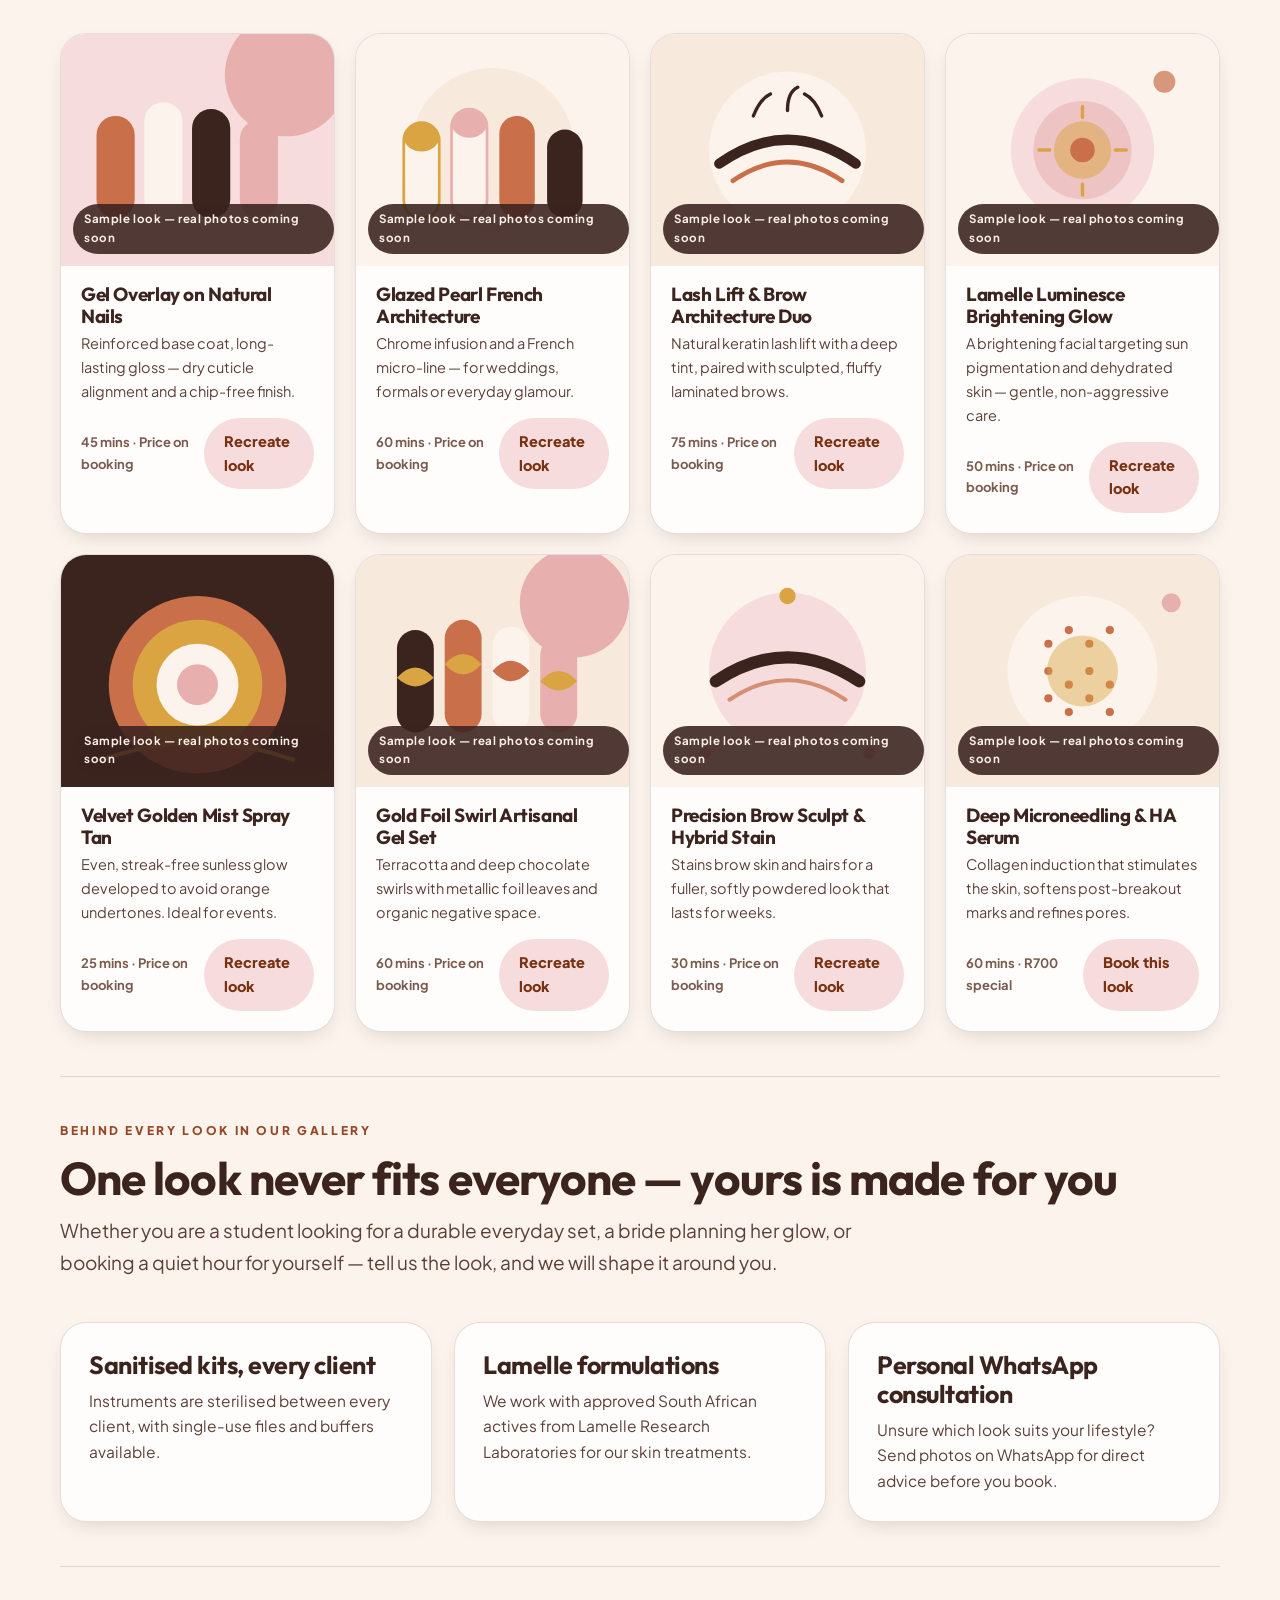
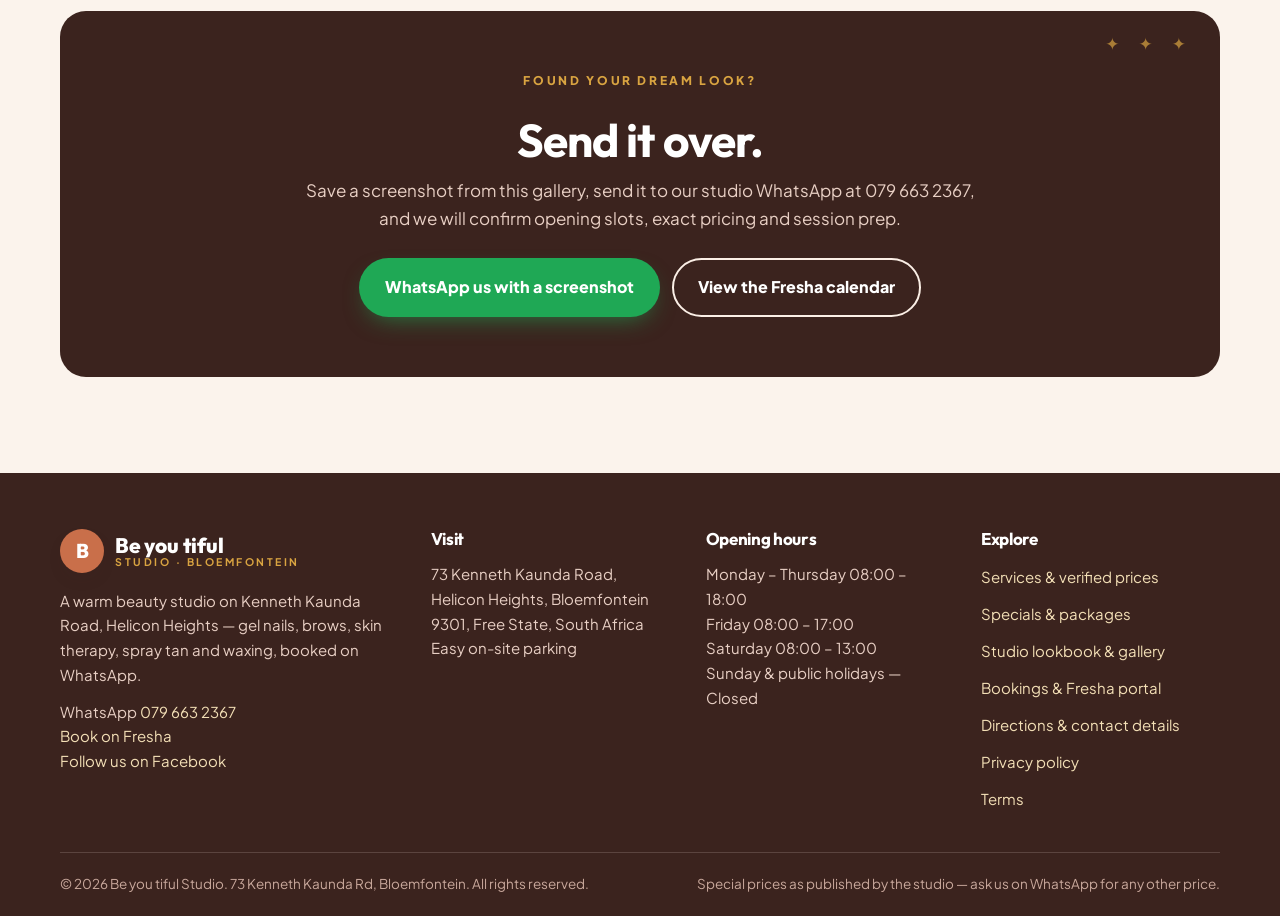
<file: gallery.html>
<!DOCTYPE html>
<html lang="en">
<head>
<meta charset="utf-8">
<meta name="viewport" content="width=device-width, initial-scale=1">
<title>Gallery &amp; Lookbook — Be you tiful Studio, Bloemfontein</title>
<meta name="description" content="Studio lookbook for Be you tiful Studio, Helicon Heights, Bloemfontein — sample looks and before / after previews. Screenshot a look and send it on WhatsApp 079 663 2367 for pricing and a slot.">
<meta property="og:title" content="Gallery &amp; Lookbook — Be you tiful Studio">
<meta property="og:description" content="Sample looks and before / after previews from Be you tiful Studio, Bloemfontein.">
<meta property="og:type" content="website">
<link rel="stylesheet" href="/assets/css/fonts.css">
<link rel="stylesheet" href="/assets/css/style.css">
<link rel="icon" href="data:image/svg+xml,%3Csvg xmlns='http://www.w3.org/2000/svg' viewBox='0 0 32 32'%3E%3Ccircle cx='16' cy='16' r='16' fill='%23C96F4A'/%3E%3Ctext x='16' y='22' font-family='Arial' font-size='17' font-weight='bold' fill='%23fff' text-anchor='middle'%3EB%3C/text%3E%3C/svg%3E">
</head>
<body>
<a class="skip-link" href="#main">Skip to content</a>

<div class="noticebar"><div class="wrap">
<span><b>HELICON HEIGHTS STUDIO</b> &nbsp;·&nbsp; BOOKINGS ON WHATSAPP <span data-cfg="phoneDisplay">079 663 2367</span> &nbsp;·&nbsp; FRESHA ONLINE AVAILABLE</span>
<span class="nb-right">MON–THU 08:00–18:00 &nbsp;|&nbsp; FRI 08:00–17:00 &nbsp;|&nbsp; SAT 08:00–13:00</span>
</div></div>

<header class="site-header"><div class="wrap">
<a class="logo" href="/" aria-label="Be you tiful Studio — Home">
<span class="logo-mark" aria-hidden="true">B</span>
<span class="logo-text">Be you tiful<small>Studio · Bloemfontein</small></span></a>
<nav class="main-nav" aria-label="Main navigation">
<a href="/">Home</a>
<a href="/services">Services &amp; Prices</a>
<a href="/specials">Specials &amp; Packages</a>
<a href="/gallery" aria-current="page">Gallery</a>
<a href="/booking">Booking</a>
<a href="/visit">Visit &amp; Contact</a>
</nav>
<div class="header-cta">
<a class="btn btn-wa btn-sm" data-wa data-wa-msg="Hi! I'd like to book an appointment at Be you tiful Studio." href="https://wa.me/27796632367"><svg width="17" height="17" viewBox="0 0 24 24" fill="currentColor" aria-hidden="true"><path d="M12 2a10 10 0 0 0-8.6 15.1L2 22l5.1-1.3A10 10 0 1 0 12 2Zm5.2 14.2c-.2.6-1.3 1.2-1.8 1.2-.5.1-1 .2-3.4-.7-2.9-1.2-4.7-4.1-4.9-4.3-.1-.2-1.1-1.5-1.1-2.9s.7-2 1-2.3c.2-.3.5-.3.7-.3h.5c.2 0 .4 0 .6.5l.9 2.1c.1.2.1.4 0 .6l-.4.6-.5.5c-.2.2-.3.4-.1.7.2.3.9 1.5 2 2.4 1.4 1.2 2.5 1.6 2.9 1.8.3.2.5.1.7-.1l1.1-1.3c.2-.3.4-.2.7-.1l2 1c.3.1.5.2.6.4 0 .1 0 .6-.2 1.2Z"/></svg><span>Book on WhatsApp</span></a>
<button class="nav-toggle" data-nav-toggle aria-expanded="false" aria-controls="mobile-nav" aria-label="Open menu">
<svg width="22" height="22" viewBox="0 0 24 24" fill="none" stroke="currentColor" stroke-width="2" stroke-linecap="round" aria-hidden="true"><path d="M3 6h18M3 12h18M3 18h18"/></svg></button>
</div>
</div>
<nav class="mobile-nav" id="mobile-nav" aria-label="Mobile navigation">
<a href="/">Home</a>
<a href="/services">Services &amp; Prices</a>
<a href="/specials">Specials &amp; Packages</a>
<a href="/gallery" aria-current="page">Gallery</a>
<a href="/booking">Booking</a>
<a href="/visit">Visit &amp; Contact</a>
</nav></header>

<main id="main">

<section class="page-hero"><div class="wrap">
<p class="eyebrow">Studio lookbook · Helicon Heights</p>
<h1>Studio lookbook &amp; before / afters</h1>
<p class="lede">Nail artistry, brow architecture, Lamelle skincare and sunless glow — the looks the studio creates. Every image on this page is a clearly labelled sample illustration; real studio photos are coming soon.</p>
<div class="sample-note" style="margin-top:26px">
<svg width="22" height="22" viewBox="0 0 24 24" fill="none" stroke="currentColor" stroke-width="2" stroke-linecap="round" aria-hidden="true" style="flex-shrink:0;color:var(--terra-deep);margin-top:2px"><circle cx="12" cy="12" r="10"/><path d="M12 8v5M12 16.5v.5"/></svg>
<p><b>Sample imagery, honestly labelled.</b> Until the studio supplies real photos of its own work, every look here is a sample illustration of the style — not a photo of a real treatment. See a look you adore? Take a screenshot and send it to WhatsApp for exact pricing and scheduling.</p>
</div>
</div></section>

<section class="section" style="padding-top:0"><div class="wrap">
<div class="section-head reveal">
<p class="eyebrow">Featured transformations</p>
<h2>Drag the divider to see the difference</h2>
<p class="lede">Sample before / after previews — drag the handle on either image to compare the natural state with the finished studio look.</p>
</div>

<div class="grid-2">
<div class="ba-wrap reveal">
<div class="ba" style="--pos:50%">
<div class="ba-layer"><svg viewBox="0 0 640 400" role="img" aria-label="Sample before illustration: natural brow before treatment"><rect width="640" height="400" fill="#EFE3D8"/><circle cx="320" cy="200" r="130" fill="#E4D2C2"/><path d="M190 210 Q320 150 450 210" stroke="#8A6B5C" stroke-width="10" fill="none" stroke-linecap="round" opacity=".45"/><path d="M210 250 Q320 200 430 250" stroke="#8A6B5C" stroke-width="6" fill="none" stroke-linecap="round" opacity=".3"/></svg></div>
<div class="ba-layer ba-after"><svg viewBox="0 0 640 400" role="img" aria-label="Sample after illustration: laminated brow after treatment"><rect width="640" height="400" fill="#FBF3EC"/><circle cx="320" cy="200" r="130" fill="#F6DCDC"/><path d="M190 200 Q320 120 450 200" stroke="#3B231E" stroke-width="20" fill="none" stroke-linecap="round"/><path d="M210 232 Q320 168 430 232" stroke="#C96F4A" stroke-width="9" fill="none" stroke-linecap="round"/><circle cx="320" cy="70" r="14" fill="#D9A441"/><circle cx="520" cy="320" r="10" fill="#E8AFAF"/></svg></div>
<span class="ba-tag before">Before</span><span class="ba-tag after">After</span>
<div class="ba-handle" aria-hidden="true"></div>
<input type="range" min="0" max="100" value="50" aria-label="Compare before and after for brow lamination">
</div>
<h3>Brow architecture — lamination &amp; sculpt</h3>
<p>Sample preview · Lamination + custom tint · Price on booking — WhatsApp us · <a data-wa data-wa-msg="Hi! I saw the Brow Architecture before / after in your gallery. Could you tell me the price and your next available slot?" href="https://wa.me/27796632367">Book this look</a></p>
</div>

<div class="ba-wrap reveal">
<div class="ba" style="--pos:50%">
<div class="ba-layer"><svg viewBox="0 0 640 400" role="img" aria-label="Sample before illustration: skin before microneedling"><rect width="640" height="400" fill="#E8DDD3"/><circle cx="320" cy="200" r="130" fill="#DCCDBE"/><circle cx="270" cy="180" r="14" fill="#B9A08D" opacity=".8"/><circle cx="370" cy="230" r="11" fill="#B9A08D" opacity=".8"/><circle cx="330" cy="150" r="8" fill="#B9A08D" opacity=".7"/><circle cx="290" cy="260" r="9" fill="#B9A08D" opacity=".7"/></svg></div>
<div class="ba-layer ba-after"><svg viewBox="0 0 640 400" role="img" aria-label="Sample after illustration: skin after microneedling"><rect width="640" height="400" fill="#FBF3EC"/><circle cx="320" cy="200" r="130" fill="#F6DCDC"/><circle cx="320" cy="200" r="92" fill="#E8AFAF" opacity=".5"/><circle cx="320" cy="200" r="56" fill="#D9A441" opacity=".45"/><circle cx="320" cy="200" r="24" fill="#C96F4A"/><path d="M320 96 v-16 M320 320 v-16 M216 200 h-16 M440 200 h-16" stroke="#D9A441" stroke-width="5" stroke-linecap="round"/><circle cx="520" cy="80" r="18" fill="#C96F4A" opacity=".7"/></svg></div>
<span class="ba-tag before">Before</span><span class="ba-tag after">After</span>
<div class="ba-handle" aria-hidden="true"></div>
<input type="range" min="0" max="100" value="50" aria-label="Compare before and after for microneedling">
</div>
<h3>Skin renewal — microneedling &amp; glow</h3>
<p>Sample preview · Collagen induction therapy · <strong>R700 special</strong> (valid 27 Oct – 14 Nov 2026) · <a data-wa data-wa-msg="Hi! I'd like to book the Clinical Microneedling special (R700, valid 27 Oct – 14 Nov 2026) at Be you tiful Studio. What dates do you have available?" href="https://wa.me/27796632367">Book this look</a></p>
</div>
</div>

<div class="divider"></div>

<div class="section-head reveal">
<p class="eyebrow">Explore by treatment craft</p>
<h2>Eight sample looks to steal for your next appointment</h2>
<p class="lede"><span data-filter-count>8 looks shown</span> — tap a category to filter. Every look is a sample illustration; prices are confirmed on WhatsApp before you book.</p>
<div class="pills" data-filter-group data-filter-target=".look-card" style="margin-top:22px" role="group" aria-label="Filter looks by category">
<button class="pill" data-filter="all" aria-pressed="true">All looks <span class="count">(8)</span></button>
<button class="pill" data-filter="nails" aria-pressed="false">Nail art &amp; gels</button>
<button class="pill" data-filter="brows" aria-pressed="false">Brows &amp; lashes</button>
<button class="pill" data-filter="skin" aria-pressed="false">Skin therapy</button>
<button class="pill" data-filter="tan" aria-pressed="false">Spray tan &amp; glow</button>
</div>
</div>

<div class="gallery-grid">
<figure class="look-card reveal" data-cat="nails">
<div class="sample-art"><svg viewBox="0 0 400 340" role="img" aria-label="Sample illustration of a gel overlay on natural nails"><rect width="400" height="340" fill="#F6DCDC"/><circle cx="330" cy="60" r="90" fill="#E8AFAF"/><rect x="52" y="120" width="56" height="150" rx="28" fill="#C96F4A"/><rect x="122" y="100" width="56" height="170" rx="28" fill="#FBF3EC"/><rect x="192" y="110" width="56" height="160" rx="28" fill="#3B231E"/><rect x="262" y="126" width="56" height="144" rx="28" fill="#E8AFAF"/></svg><span class="sample-label">Sample look — real photos coming soon</span></div>
<figcaption class="look-body"><h3>Gel Overlay on Natural Nails</h3><p>Reinforced base coat, long-lasting gloss — dry cuticle alignment and a chip-free finish.</p><div class="look-meta"><span class="dur">45 mins · Price on booking</span><a class="btn btn-rose btn-sm" data-wa data-wa-msg="Hi! I saw the Gel Overlay look in your gallery. Could you tell me the price and your next available slot?" href="https://wa.me/27796632367">Recreate look</a></div></figcaption>
</figure>
<figure class="look-card reveal" data-cat="nails">
<div class="sample-art"><svg viewBox="0 0 400 340" role="img" aria-label="Sample illustration of glazed pearl French nails"><rect width="400" height="340" fill="#FBF3EC"/><circle cx="200" cy="170" r="120" fill="#F7E9DC"/><rect x="70" y="130" width="52" height="140" rx="26" fill="#FBF3EC" stroke="#D9A441" stroke-width="4"/><rect x="70" y="130" width="52" height="42" rx="26" fill="#D9A441"/><rect x="140" y="110" width="52" height="160" rx="26" fill="#FBF3EC" stroke="#E8AFAF" stroke-width="4"/><rect x="140" y="110" width="52" height="42" rx="26" fill="#E8AFAF"/><rect x="210" y="120" width="52" height="150" rx="26" fill="#C96F4A"/><rect x="280" y="140" width="52" height="130" rx="26" fill="#3B231E"/></svg><span class="sample-label">Sample look — real photos coming soon</span></div>
<figcaption class="look-body"><h3>Glazed Pearl French Architecture</h3><p>Chrome infusion and a French micro-line — for weddings, formals or everyday glamour.</p><div class="look-meta"><span class="dur">60 mins · Price on booking</span><a class="btn btn-rose btn-sm" data-wa data-wa-msg="Hi! I saw the Glazed Pearl French look in your gallery. Could you tell me the price and your next available slot?" href="https://wa.me/27796632367">Recreate look</a></div></figcaption>
</figure>
<figure class="look-card reveal" data-cat="brows">
<div class="sample-art"><svg viewBox="0 0 400 340" role="img" aria-label="Sample illustration of a lash lift and brow lamination duo"><rect width="400" height="340" fill="#F7E9DC"/><circle cx="200" cy="170" r="115" fill="#FBF3EC"/><path d="M100 190 Q200 120 300 190" stroke="#3B231E" stroke-width="15" fill="none" stroke-linecap="round"/><path d="M120 215 Q200 160 280 215" stroke="#C96F4A" stroke-width="7" fill="none" stroke-linecap="round"/><path d="M150 120 Q160 95 175 88M200 112 Q200 85 215 78M250 120 Q240 95 225 88" stroke="#3B231E" stroke-width="5" fill="none" stroke-linecap="round"/></svg><span class="sample-label">Sample look — real photos coming soon</span></div>
<figcaption class="look-body"><h3>Lash Lift &amp; Brow Architecture Duo</h3><p>Natural keratin lash lift with a deep tint, paired with sculpted, fluffy laminated brows.</p><div class="look-meta"><span class="dur">75 mins · Price on booking</span><a class="btn btn-rose btn-sm" data-wa data-wa-msg="Hi! I saw the Lash Lift &amp; Brow Duo look in your gallery. Could you tell me the price and your next available slot?" href="https://wa.me/27796632367">Recreate look</a></div></figcaption>
</figure>
<figure class="look-card reveal" data-cat="skin">
<div class="sample-art"><svg viewBox="0 0 400 340" role="img" aria-label="Sample illustration of a Lamelle brightening glow facial"><rect width="400" height="340" fill="#FBF3EC"/><circle cx="200" cy="170" r="105" fill="#F6DCDC"/><circle cx="200" cy="170" r="72" fill="#E8AFAF" opacity=".55"/><circle cx="200" cy="170" r="42" fill="#D9A441" opacity=".5"/><circle cx="200" cy="170" r="18" fill="#C96F4A"/><path d="M200 122 v-16 M200 236 v-16 M152 170 h-16 M264 170 h-16" stroke="#D9A441" stroke-width="5" stroke-linecap="round"/><circle cx="320" cy="70" r="16" fill="#C96F4A" opacity=".7"/></svg><span class="sample-label">Sample look — real photos coming soon</span></div>
<figcaption class="look-body"><h3>Lamelle Luminesce Brightening Glow</h3><p>A brightening facial targeting sun pigmentation and dehydrated skin — gentle, non-aggressive care.</p><div class="look-meta"><span class="dur">50 mins · Price on booking</span><a class="btn btn-rose btn-sm" data-wa data-wa-msg="Hi! I saw the Lamelle Luminesce Brightening Glow look in your gallery. Could you tell me the price and your next available slot?" href="https://wa.me/27796632367">Recreate look</a></div></figcaption>
</figure>
<figure class="look-card reveal" data-cat="tan">
<div class="sample-art"><svg viewBox="0 0 400 340" role="img" aria-label="Sample illustration of a golden spray tan glow"><rect width="400" height="340" fill="#3B231E"/><circle cx="200" cy="190" r="130" fill="#C96F4A"/><circle cx="200" cy="190" r="95" fill="#D9A441"/><circle cx="200" cy="190" r="60" fill="#FBF3EC"/><circle cx="200" cy="190" r="30" fill="#E8AFAF"/><path d="M60 300 Q200 250 340 300" stroke="#D9A441" stroke-width="6" fill="none" stroke-linecap="round"/></svg><span class="sample-label">Sample look — real photos coming soon</span></div>
<figcaption class="look-body"><h3>Velvet Golden Mist Spray Tan</h3><p>Even, streak-free sunless glow developed to avoid orange undertones. Ideal for events.</p><div class="look-meta"><span class="dur">25 mins · Price on booking</span><a class="btn btn-rose btn-sm" data-wa data-wa-msg="Hi! I saw the Velvet Golden Mist spray tan look in your gallery. Could you tell me the price and your next available slot?" href="https://wa.me/27796632367">Recreate look</a></div></figcaption>
</figure>
<figure class="look-card reveal" data-cat="nails">
<div class="sample-art"><svg viewBox="0 0 400 340" role="img" aria-label="Sample illustration of a gold foil swirl gel set"><rect width="400" height="340" fill="#F7E9DC"/><circle cx="320" cy="70" r="80" fill="#E8AFAF"/><rect x="60" y="110" width="54" height="150" rx="27" fill="#3B231E"/><path d="M60 180 Q87 150 114 180 Q87 205 60 180" fill="#D9A441"/><rect x="130" y="95" width="54" height="165" rx="27" fill="#C96F4A"/><path d="M130 160 Q157 130 184 160 Q157 190 130 160" fill="#D9A441"/><rect x="200" y="105" width="54" height="155" rx="27" fill="#FBF3EC"/><path d="M200 170 Q227 140 254 170 Q227 200 200 170" fill="#C96F4A"/><rect x="270" y="120" width="54" height="140" rx="27" fill="#E8AFAF"/><path d="M270 185 Q297 155 324 185 Q297 212 270 185" fill="#D9A441"/></svg><span class="sample-label">Sample look — real photos coming soon</span></div>
<figcaption class="look-body"><h3>Gold Foil Swirl Artisanal Gel Set</h3><p>Terracotta and deep chocolate swirls with metallic foil leaves and organic negative space.</p><div class="look-meta"><span class="dur">60 mins · Price on booking</span><a class="btn btn-rose btn-sm" data-wa data-wa-msg="Hi! I saw the Gold Foil Swirl look in your gallery. Could you tell me the price and your next available slot?" href="https://wa.me/27796632367">Recreate look</a></div></figcaption>
</figure>
<figure class="look-card reveal" data-cat="brows">
<div class="sample-art"><svg viewBox="0 0 400 340" role="img" aria-label="Sample illustration of a precision brow sculpt"><rect width="400" height="340" fill="#FBF3EC"/><circle cx="200" cy="170" r="115" fill="#F6DCDC"/><path d="M95 185 Q200 115 305 185" stroke="#3B231E" stroke-width="18" fill="none" stroke-linecap="round"/><path d="M115 212 Q200 155 285 212" stroke="#C96F4A" stroke-width="6" fill="none" stroke-linecap="round" opacity=".7"/><circle cx="200" cy="60" r="12" fill="#D9A441"/><circle cx="80" cy="290" r="9" fill="#E8AFAF"/><circle cx="320" cy="290" r="9" fill="#E8AFAF"/></svg><span class="sample-label">Sample look — real photos coming soon</span></div>
<figcaption class="look-body"><h3>Precision Brow Sculpt &amp; Hybrid Stain</h3><p>Stains brow skin and hairs for a fuller, softly powdered look that lasts for weeks.</p><div class="look-meta"><span class="dur">30 mins · Price on booking</span><a class="btn btn-rose btn-sm" data-wa data-wa-msg="Hi! I saw the Precision Brow Sculpt look in your gallery. Could you tell me the price and your next available slot?" href="https://wa.me/27796632367">Recreate look</a></div></figcaption>
</figure>
<figure class="look-card reveal" data-cat="skin">
<div class="sample-art"><svg viewBox="0 0 400 340" role="img" aria-label="Sample illustration of deep microneedling and serum treatment"><rect width="400" height="340" fill="#F7E9DC"/><circle cx="200" cy="170" r="110" fill="#FBF3EC"/><g fill="#C96F4A"><circle cx="150" cy="130" r="6"/><circle cx="180" cy="110" r="6"/><circle cx="210" cy="130" r="6"/><circle cx="240" cy="110" r="6"/><circle cx="150" cy="170" r="6"/><circle cx="180" cy="190" r="6"/><circle cx="210" cy="170" r="6"/><circle cx="240" cy="190" r="6"/><circle cx="150" cy="210" r="6"/><circle cx="180" cy="230" r="6"/><circle cx="210" cy="210" r="6"/><circle cx="240" cy="230" r="6"/></g><circle cx="200" cy="170" r="52" fill="#D9A441" opacity=".45"/><circle cx="330" cy="70" r="14" fill="#E8AFAF"/></svg><span class="sample-label">Sample look — real photos coming soon</span></div>
<figcaption class="look-body"><h3>Deep Microneedling &amp; HA Serum</h3><p>Collagen induction that stimulates the skin, softens post-breakout marks and refines pores.</p><div class="look-meta"><span class="dur">60 mins · <strong>R700 special</strong></span><a class="btn btn-rose btn-sm" data-wa data-wa-msg="Hi! I'd like to book the Clinical Microneedling special (R700, valid 27 Oct – 14 Nov 2026) at Be you tiful Studio. What dates do you have available?" href="https://wa.me/27796632367">Book this look</a></div></figcaption>
</figure>
</div>

<div class="divider"></div>

<div class="section-head reveal">
<p class="eyebrow">Behind every look in our gallery</p>
<h2>One look never fits everyone — yours is made for you</h2>
<p class="lede">Whether you are a student looking for a durable everyday set, a bride planning her glow, or booking a quiet hour for yourself — tell us the look, and we will shape it around you.</p>
</div>
<div class="grid-3">
<article class="card reveal"><h3>Sanitised kits, every client</h3><p>Instruments are sterilised between every client, with single-use files and buffers available.</p></article>
<article class="card reveal"><h3>Lamelle formulations</h3><p>We work with approved South African actives from Lamelle Research Laboratories for our skin treatments.</p></article>
<article class="card reveal"><h3>Personal WhatsApp consultation</h3><p>Unsure which look suits your lifestyle? Send photos on WhatsApp for direct advice before you book.</p></article>
</div>

<div class="divider"></div>

<div class="cta-band reveal">
<p class="eyebrow" style="color:var(--gold)">Found your dream look?</p>
<h2>Send it over.</h2>
<p>Save a screenshot from this gallery, send it to our studio WhatsApp at <span data-cfg="phoneDisplay">079 663 2367</span>, and we will confirm opening slots, exact pricing and session prep.</p>
<div class="btn-row">
<a class="btn btn-wa" data-wa data-wa-msg="Hi! I found a look in your gallery I'd love to recreate. Here is a screenshot — could you confirm the price and your next available slot?" href="https://wa.me/27796632367">WhatsApp us with a screenshot</a>
<a class="btn btn-ghost" style="border-color:#FBEFE6;color:#fff" data-fresha href="https://www.fresha.com/book-now/be-you-tiful-studio-rgh9i9zq/all-offer?share=true&pId=1055911">View the Fresha calendar</a>
</div>
</div>
</div></section>

</main>

<footer class="site-footer"><div class="wrap">
<div class="foot-grid">
<div class="foot-brand">
<a class="logo" href="/" aria-label="Be you tiful Studio — Home"><span class="logo-mark" aria-hidden="true">B</span><span class="logo-text">Be you tiful<small>Studio · Bloemfontein</small></span></a>
<p style="margin-top:16px">A warm beauty studio on Kenneth Kaunda Road, Helicon Heights — gel nails, brows, skin therapy, spray tan and waxing, booked on WhatsApp.</p>
<p style="margin-top:12px">WhatsApp <a data-wa href="https://wa.me/27796632367"><span data-cfg="phoneDisplay">079 663 2367</span></a><br>
<a data-fresha href="https://www.fresha.com/book-now/be-you-tiful-studio-rgh9i9zq/all-offer?share=true&amp;pId=1055911">Book on Fresha</a><br>
<a data-fb href="https://www.facebook.com/151512251382264/">Follow us on Facebook</a></p>
</div>
<div>
<h3>Visit</h3>
<p><span data-cfg="addressFull">73 Kenneth Kaunda Road, Helicon Heights, Bloemfontein 9301, Free State, South Africa</span><br>Easy on-site parking</p>
</div>
<div>
<h3>Opening hours</h3>
<p>Monday – Thursday 08:00 – 18:00<br>Friday 08:00 – 17:00<br>Saturday 08:00 – 13:00<br>Sunday &amp; public holidays — Closed</p>
</div>
<div>
<h3>Explore</h3>
<ul>
<li><a href="/services">Services &amp; verified prices</a></li>
<li><a href="/specials">Specials &amp; packages</a></li>
<li><a href="/gallery">Studio lookbook &amp; gallery</a></li>
<li><a href="/booking">Bookings &amp; Fresha portal</a></li>
<li><a href="/visit">Directions &amp; contact details</a></li>
<li><a href="/privacy">Privacy policy</a></li>
<li><a href="/terms">Terms</a></li>
</ul>
</div>
</div>
<div class="foot-bottom">
<span>© 2026 Be you tiful Studio. 73 Kenneth Kaunda Rd, Bloemfontein. All rights reserved.</span>
<span>Special prices as published by the studio — ask us on WhatsApp for any other price.</span>
</div>
</div></footer>

<div class="sticky-wa"><a data-wa data-wa-msg="Hi! I'd like to book an appointment at Be you tiful Studio." href="https://wa.me/27796632367"><svg width="20" height="20" viewBox="0 0 24 24" fill="currentColor" aria-hidden="true"><path d="M12 2a10 10 0 0 0-8.6 15.1L2 22l5.1-1.3A10 10 0 1 0 12 2Zm5.2 14.2c-.2.6-1.3 1.2-1.8 1.2-.5.1-1 .2-3.4-.7-2.9-1.2-4.7-4.1-4.9-4.3-.1-.2-1.1-1.5-1.1-2.9s.7-2 1-2.3c.2-.3.5-.3.7-.3h.5c.2 0 .4 0 .6.5l.9 2.1c.1.2.1.4 0 .6l-.4.6-.5.5c-.2.2-.3.4-.1.7.2.3.9 1.5 2 2.4 1.4 1.2 2.5 1.6 2.9 1.8.3.2.5.1.7-.1l1.1-1.3c.2-.3.4-.2.7-.1l2 1c.3.1.5.2.6.4 0 .1 0 .6-.2 1.2Z"/></svg>Book on WhatsApp</a></div>

<script src="/assets/js/config.js"></script>
<script src="/assets/js/main.js"></script>
</body>
</html>
</file>
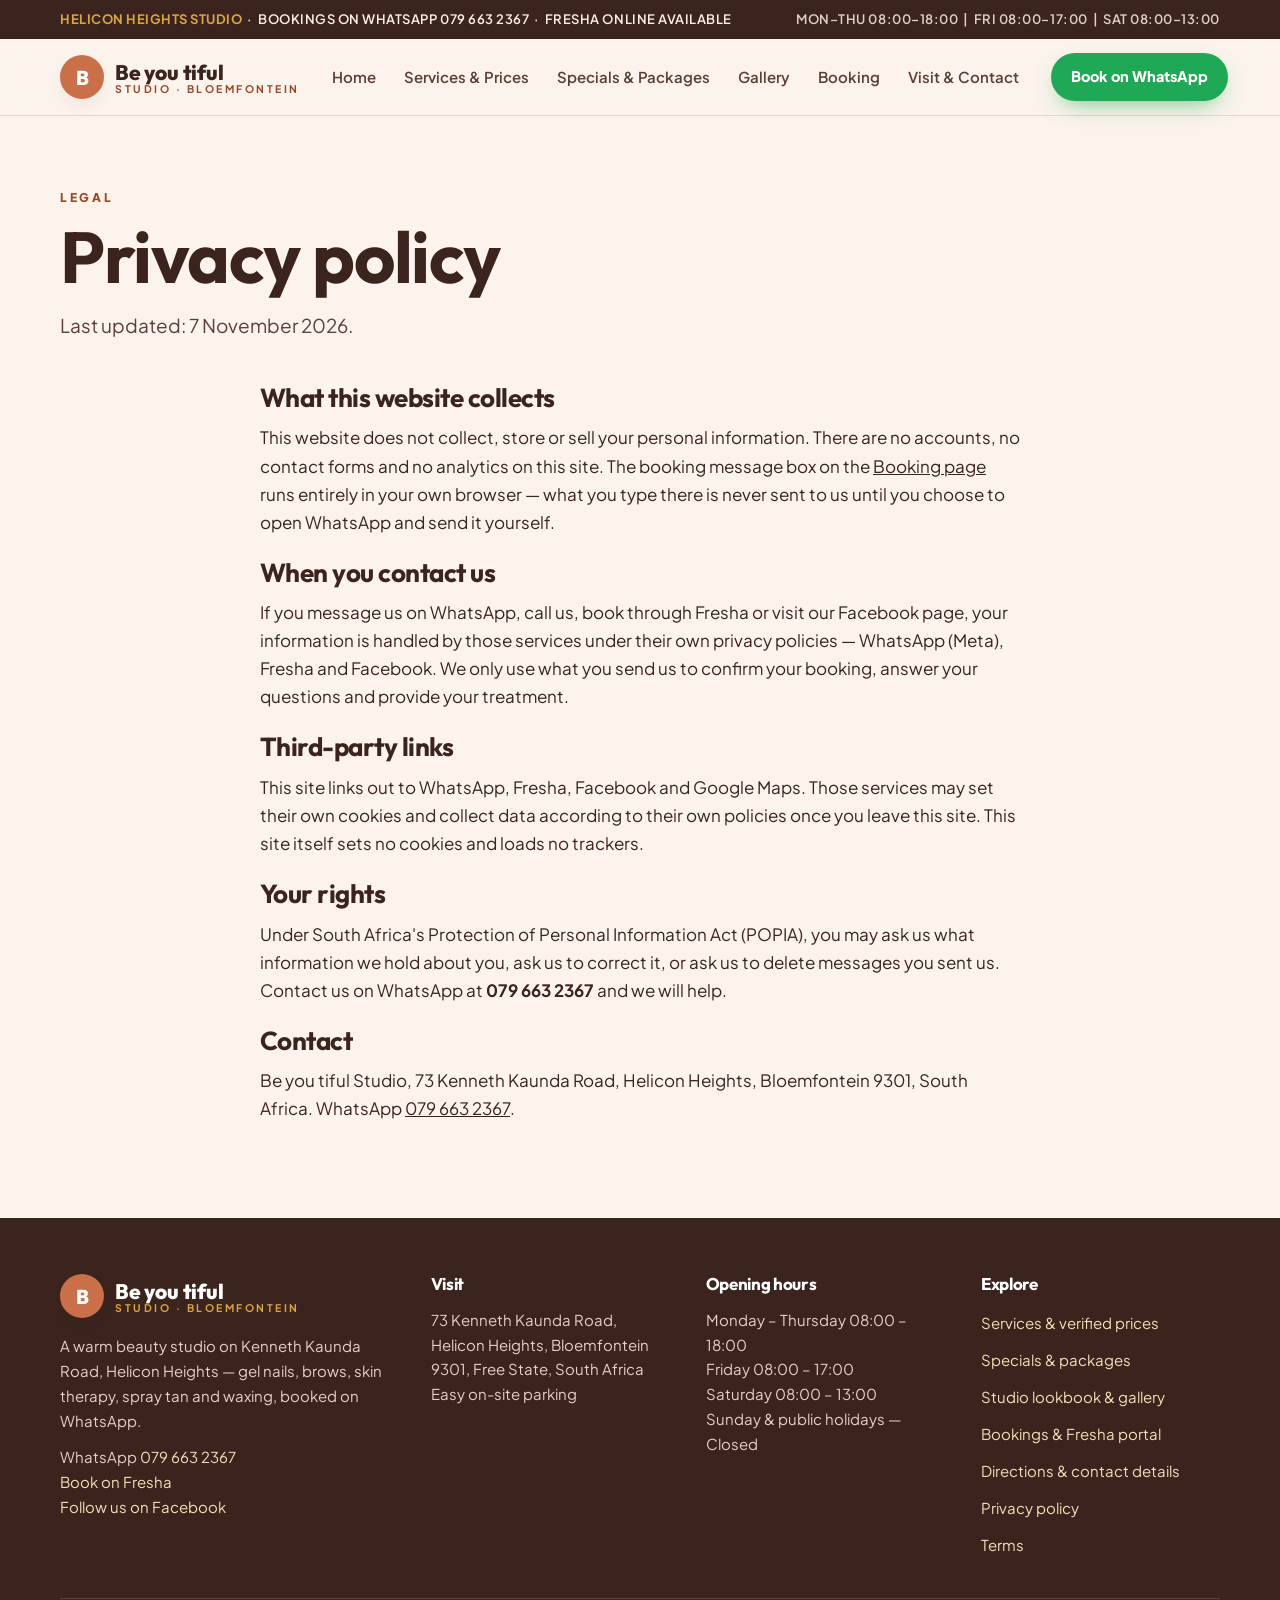
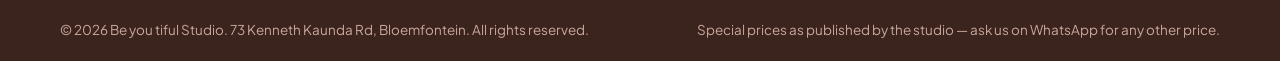
<file: privacy.html>
<!DOCTYPE html>
<html lang="en">
<head>
<meta charset="utf-8">
<meta name="viewport" content="width=device-width, initial-scale=1">
<title>Privacy Policy — Be you tiful Studio, Bloemfontein</title>
<meta name="description" content="Privacy policy for the Be you tiful Studio website — what this site collects (nothing) and what happens when you contact us on WhatsApp or Fresha.">
<meta property="og:title" content="Privacy Policy — Be you tiful Studio">
<meta property="og:type" content="website">
<link rel="stylesheet" href="/assets/css/fonts.css">
<link rel="stylesheet" href="/assets/css/style.css">
<link rel="icon" href="data:image/svg+xml,%3Csvg xmlns='http://www.w3.org/2000/svg' viewBox='0 0 32 32'%3E%3Ccircle cx='16' cy='16' r='16' fill='%23C96F4A'/%3E%3Ctext x='16' y='22' font-family='Arial' font-size='17' font-weight='bold' fill='%23fff' text-anchor='middle'%3EB%3C/text%3E%3C/svg%3E">
</head>
<body>
<a class="skip-link" href="#main">Skip to content</a>
<div class="noticebar"><div class="wrap">
<span><b>HELICON HEIGHTS STUDIO</b> &nbsp;·&nbsp; BOOKINGS ON WHATSAPP <span data-cfg="phoneDisplay">079 663 2367</span> &nbsp;·&nbsp; FRESHA ONLINE AVAILABLE</span>
<span class="nb-right">MON–THU 08:00–18:00 &nbsp;|&nbsp; FRI 08:00–17:00 &nbsp;|&nbsp; SAT 08:00–13:00</span>
</div></div>
<header class="site-header"><div class="wrap">
<a class="logo" href="/" aria-label="Be you tiful Studio — Home"><span class="logo-mark" aria-hidden="true">B</span><span class="logo-text">Be you tiful<small>Studio · Bloemfontein</small></span></a>
<nav class="main-nav" aria-label="Main navigation"><a href="/">Home</a><a href="/services">Services &amp; Prices</a><a href="/specials">Specials &amp; Packages</a><a href="/gallery">Gallery</a><a href="/booking">Booking</a><a href="/visit">Visit &amp; Contact</a></nav>
<div class="header-cta"><a class="btn btn-wa btn-sm" data-wa data-wa-msg="Hi! I'd like to book an appointment at Be you tiful Studio." href="https://wa.me/27796632367"><span>Book on WhatsApp</span></a>
<button class="nav-toggle" data-nav-toggle aria-expanded="false" aria-controls="mobile-nav" aria-label="Open menu"><svg width="22" height="22" viewBox="0 0 24 24" fill="none" stroke="currentColor" stroke-width="2" stroke-linecap="round" aria-hidden="true"><path d="M3 6h18M3 12h18M3 18h18"/></svg></button></div>
</div>
<nav class="mobile-nav" id="mobile-nav" aria-label="Mobile navigation"><a href="/">Home</a><a href="/services">Services &amp; Prices</a><a href="/specials">Specials &amp; Packages</a><a href="/gallery">Gallery</a><a href="/booking">Booking</a><a href="/visit">Visit &amp; Contact</a></nav></header>
<main id="main">
<section class="page-hero"><div class="wrap">
<p class="eyebrow">Legal</p>
<h1>Privacy policy</h1>
<p class="lede">Last updated: 7 November 2026.</p>
</div></section>
<section class="section" style="padding-top:0"><div class="wrap" style="max-width:760px">
<h2 style="font-size:26px;margin-bottom:12px">What this website collects</h2>
<p>This website does not collect, store or sell your personal information. There are no accounts, no contact forms and no analytics on this site. The booking message box on the <a href="/booking">Booking page</a> runs entirely in your own browser — what you type there is never sent to us until you choose to open WhatsApp and send it yourself.</p>
<h2 style="font-size:26px;margin:24px 0 12px">When you contact us</h2>
<p>If you message us on WhatsApp, call us, book through Fresha or visit our Facebook page, your information is handled by those services under their own privacy policies — WhatsApp (Meta), Fresha and Facebook. We only use what you send us to confirm your booking, answer your questions and provide your treatment.</p>
<h2 style="font-size:26px;margin:24px 0 12px">Third-party links</h2>
<p>This site links out to WhatsApp, Fresha, Facebook and Google Maps. Those services may set their own cookies and collect data according to their own policies once you leave this site. This site itself sets no cookies and loads no trackers.</p>
<h2 style="font-size:26px;margin:24px 0 12px">Your rights</h2>
<p>Under South Africa's Protection of Personal Information Act (POPIA), you may ask us what information we hold about you, ask us to correct it, or ask us to delete messages you sent us. Contact us on WhatsApp at <strong data-cfg="phoneDisplay">079 663 2367</strong> and we will help.</p>
<h2 style="font-size:26px;margin:24px 0 12px">Contact</h2>
<p>Be you tiful Studio, 73 Kenneth Kaunda Road, Helicon Heights, Bloemfontein 9301, South Africa. WhatsApp <a data-wa href="https://wa.me/27796632367"><span data-cfg="phoneDisplay">079 663 2367</span></a>.</p>
</div></section>
</main>
<footer class="site-footer"><div class="wrap">
<div class="foot-grid">
<div class="foot-brand"><a class="logo" href="/" aria-label="Be you tiful Studio — Home"><span class="logo-mark" aria-hidden="true">B</span><span class="logo-text">Be you tiful<small>Studio · Bloemfontein</small></span></a>
<p style="margin-top:16px">A warm beauty studio on Kenneth Kaunda Road, Helicon Heights — gel nails, brows, skin therapy, spray tan and waxing, booked on WhatsApp.</p>
<p style="margin-top:12px">WhatsApp <a data-wa href="https://wa.me/27796632367"><span data-cfg="phoneDisplay">079 663 2367</span></a><br><a data-fresha href="https://www.fresha.com/book-now/be-you-tiful-studio-rgh9i9zq/all-offer?share=true&amp;pId=1055911">Book on Fresha</a><br><a data-fb href="https://www.facebook.com/151512251382264/">Follow us on Facebook</a></p></div>
<div><h3>Visit</h3><p><span data-cfg="addressFull">73 Kenneth Kaunda Road, Helicon Heights, Bloemfontein 9301, Free State, South Africa</span><br>Easy on-site parking</p></div>
<div><h3>Opening hours</h3><p>Monday – Thursday 08:00 – 18:00<br>Friday 08:00 – 17:00<br>Saturday 08:00 – 13:00<br>Sunday &amp; public holidays — Closed</p></div>
<div><h3>Explore</h3><ul><li><a href="/services">Services &amp; verified prices</a></li><li><a href="/specials">Specials &amp; packages</a></li><li><a href="/gallery">Studio lookbook &amp; gallery</a></li><li><a href="/booking">Bookings &amp; Fresha portal</a></li><li><a href="/visit">Directions &amp; contact details</a></li><li><a href="/privacy">Privacy policy</a></li><li><a href="/terms">Terms</a></li></ul></div>
</div>
<div class="foot-bottom"><span>© 2026 Be you tiful Studio. 73 Kenneth Kaunda Rd, Bloemfontein. All rights reserved.</span><span>Special prices as published by the studio — ask us on WhatsApp for any other price.</span></div>
</div></footer>
<div class="sticky-wa"><a data-wa data-wa-msg="Hi! I'd like to book an appointment at Be you tiful Studio." href="https://wa.me/27796632367">Book on WhatsApp</a></div>
<script src="/assets/js/config.js"></script>
<script src="/assets/js/main.js"></script>
</body>
</html>
</file>
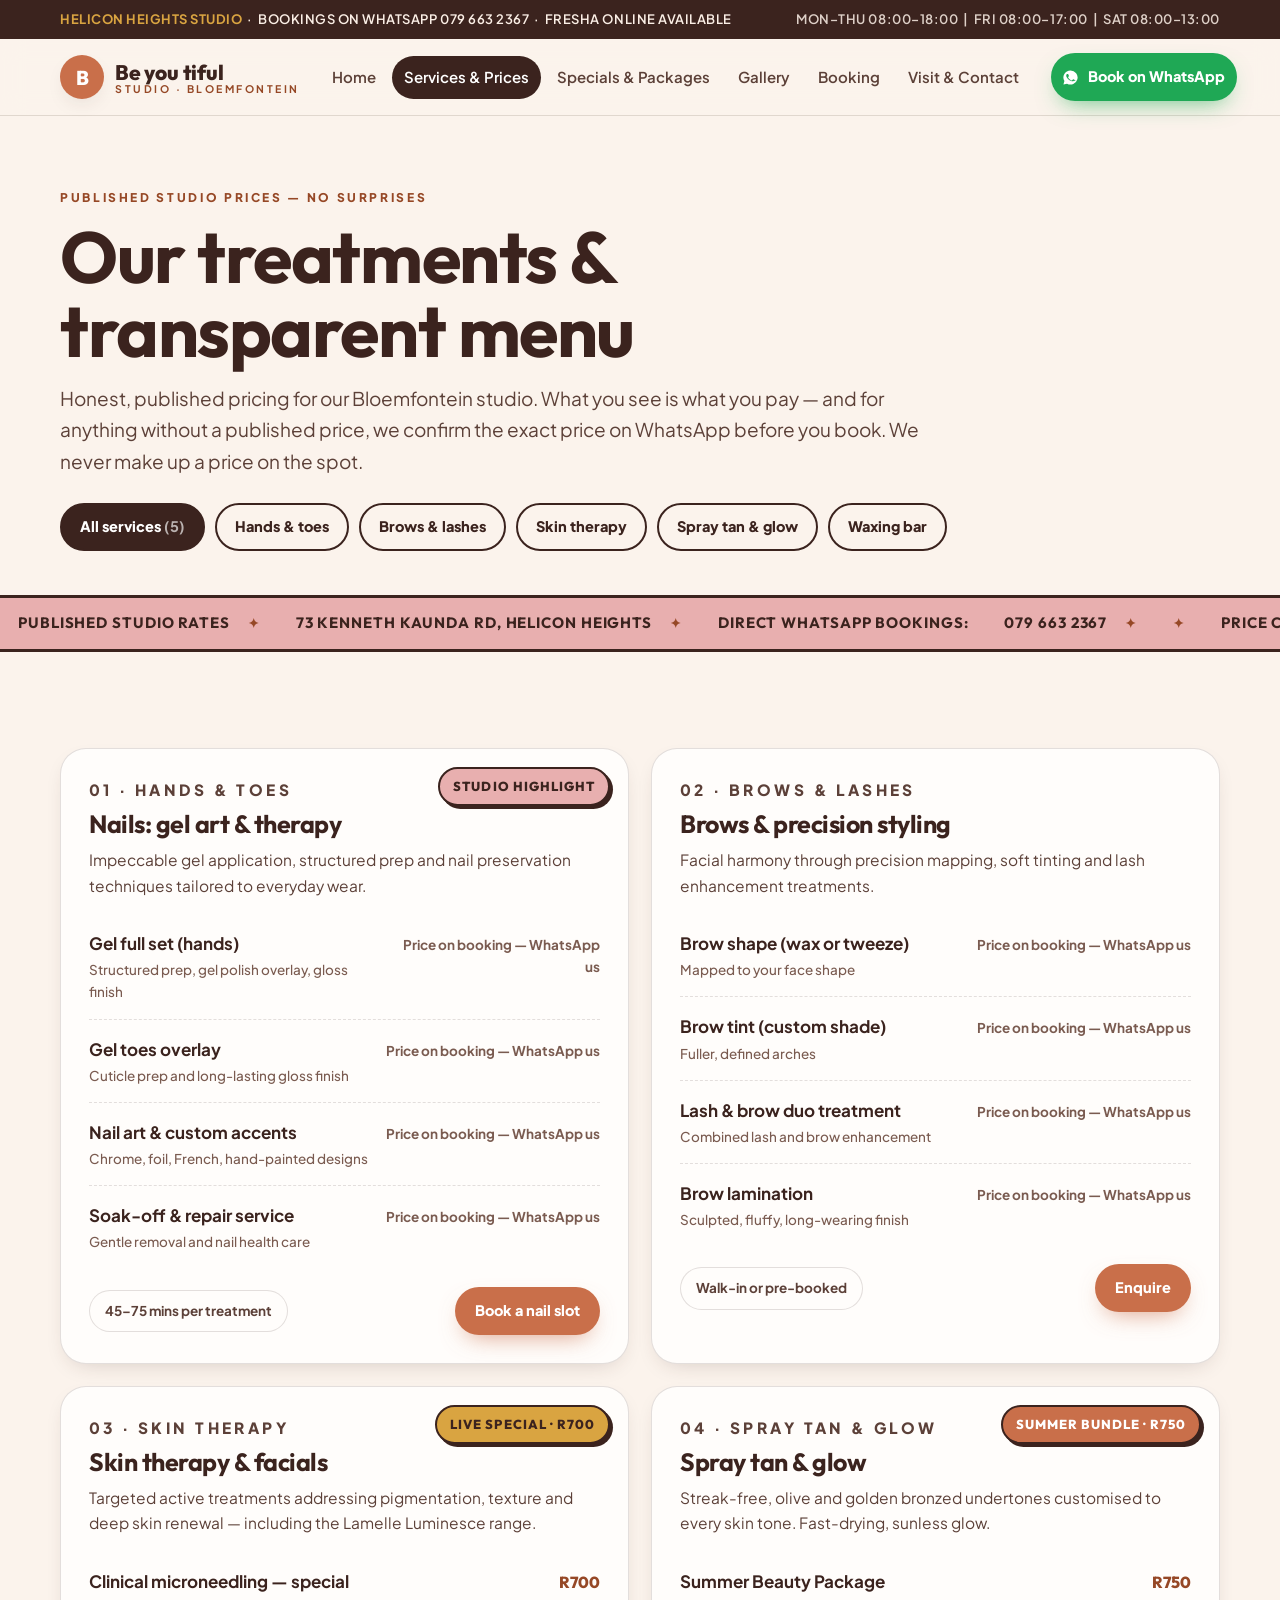
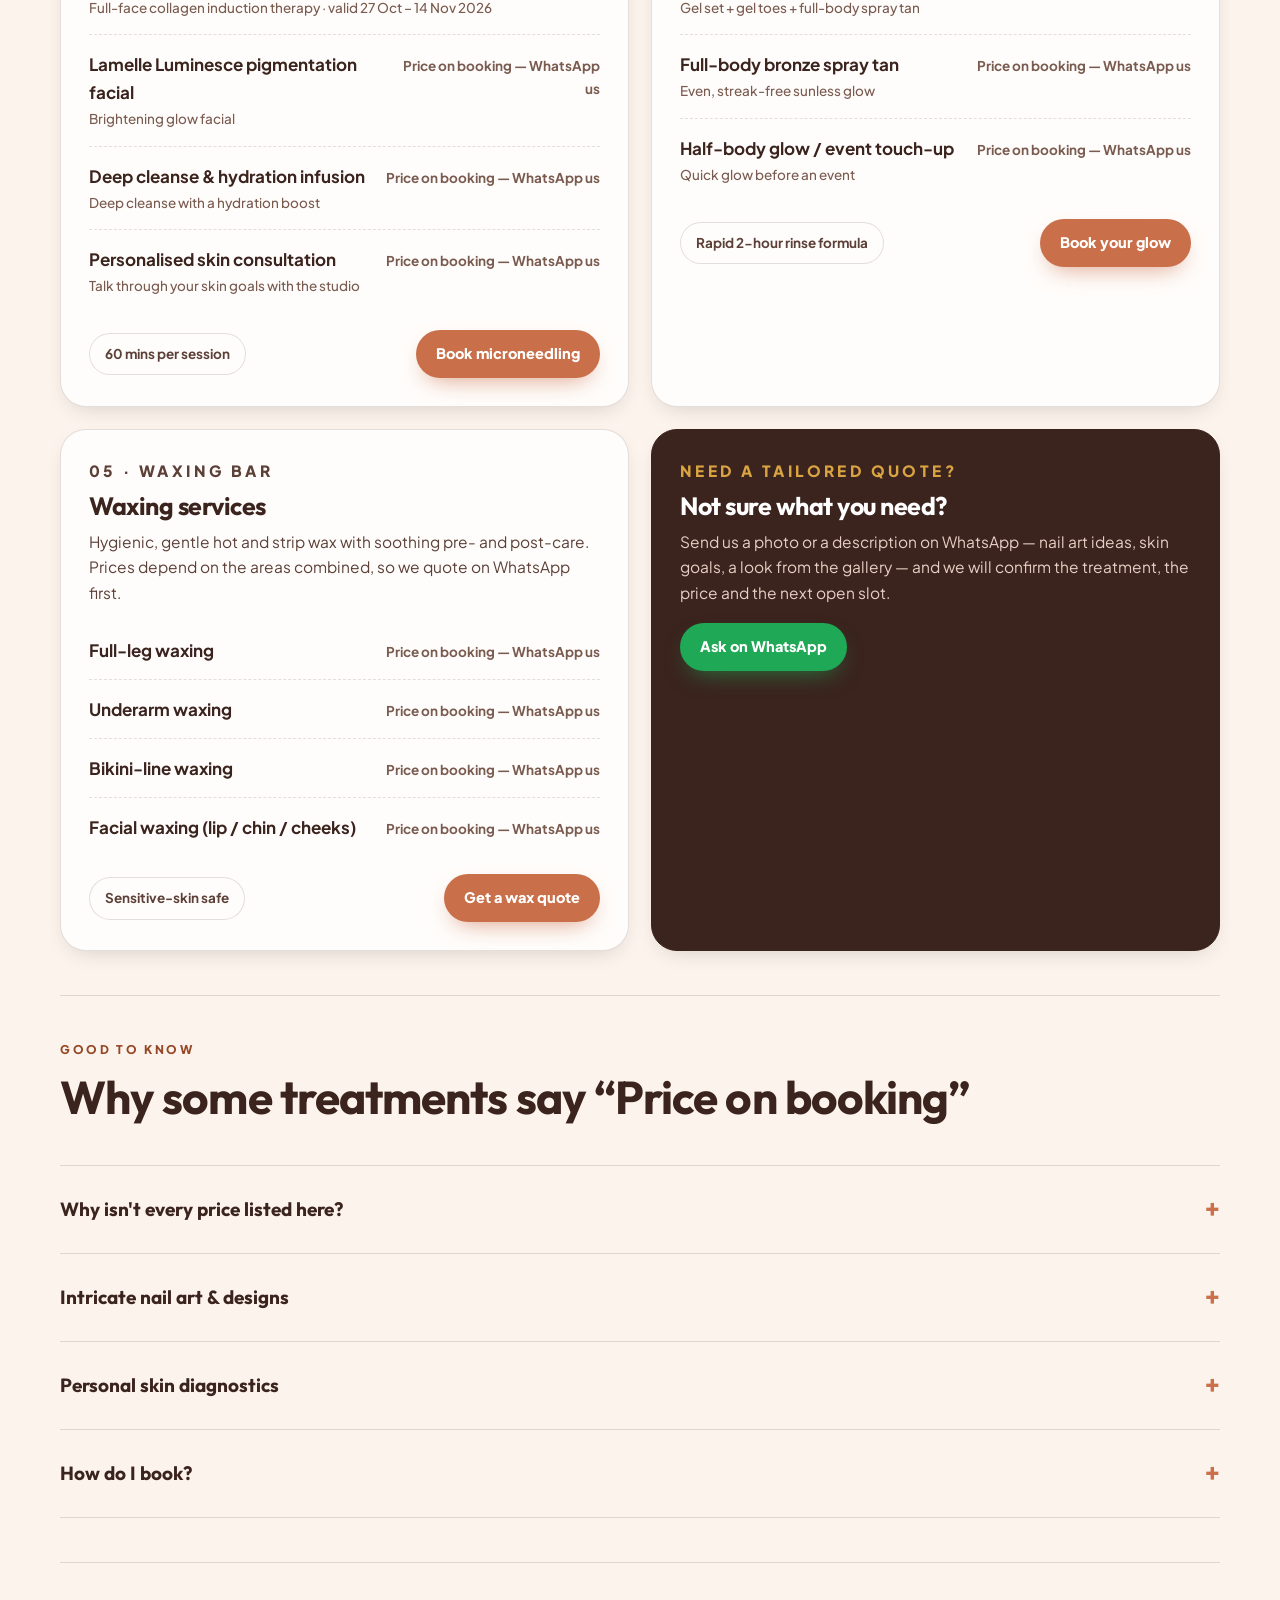
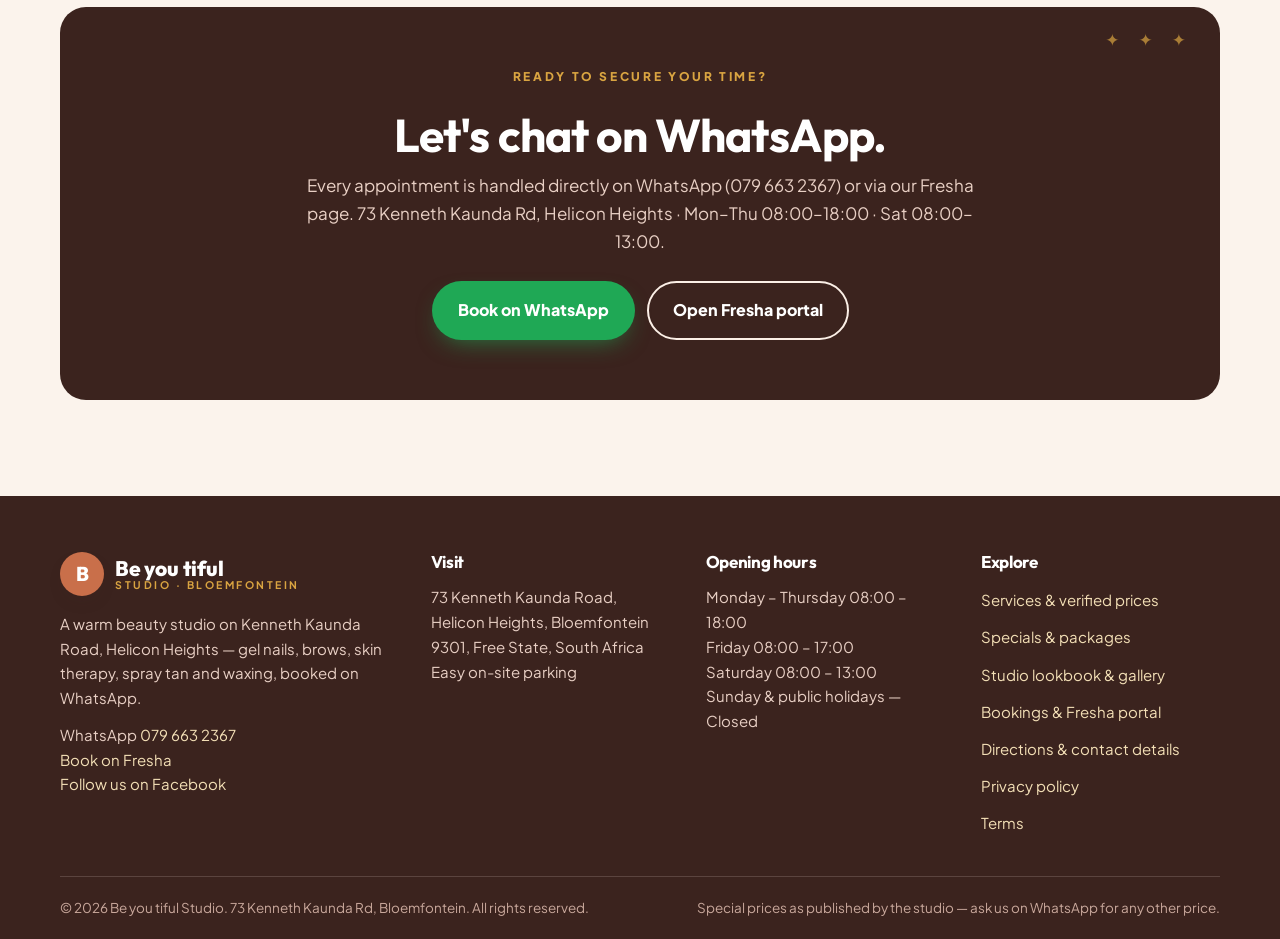
<file: services.html>
<!DOCTYPE html>
<html lang="en">
<head>
<meta charset="utf-8">
<meta name="viewport" content="width=device-width, initial-scale=1">
<title>Services &amp; Prices — Be you tiful Studio, Bloemfontein</title>
<meta name="description" content="Treatments and published prices at Be you tiful Studio, Helicon Heights, Bloemfontein — gel nails, brows, skin therapy, spray tan and waxing. Anything unpublished is priced on WhatsApp before you book.">
<meta property="og:title" content="Services &amp; Prices — Be you tiful Studio">
<meta property="og:description" content="Gel nails, brows, skin therapy, spray tan and waxing in Helicon Heights, Bloemfontein. Published prices only — the rest confirmed on WhatsApp.">
<meta property="og:type" content="website">
<link rel="stylesheet" href="/assets/css/fonts.css">
<link rel="stylesheet" href="/assets/css/style.css">
<link rel="icon" href="data:image/svg+xml,%3Csvg xmlns='http://www.w3.org/2000/svg' viewBox='0 0 32 32'%3E%3Ccircle cx='16' cy='16' r='16' fill='%23C96F4A'/%3E%3Ctext x='16' y='22' font-family='Arial' font-size='17' font-weight='bold' fill='%23fff' text-anchor='middle'%3EB%3C/text%3E%3C/svg%3E">
</head>
<body>
<a class="skip-link" href="#main">Skip to content</a>

<div class="noticebar"><div class="wrap">
<span><b>HELICON HEIGHTS STUDIO</b> &nbsp;·&nbsp; BOOKINGS ON WHATSAPP <span data-cfg="phoneDisplay">079 663 2367</span> &nbsp;·&nbsp; FRESHA ONLINE AVAILABLE</span>
<span class="nb-right">MON–THU 08:00–18:00 &nbsp;|&nbsp; FRI 08:00–17:00 &nbsp;|&nbsp; SAT 08:00–13:00</span>
</div></div>

<header class="site-header"><div class="wrap">
<a class="logo" href="/" aria-label="Be you tiful Studio — Home">
<span class="logo-mark" aria-hidden="true">B</span>
<span class="logo-text">Be you tiful<small>Studio · Bloemfontein</small></span></a>
<nav class="main-nav" aria-label="Main navigation">
<a href="/">Home</a>
<a href="/services" aria-current="page">Services &amp; Prices</a>
<a href="/specials">Specials &amp; Packages</a>
<a href="/gallery">Gallery</a>
<a href="/booking">Booking</a>
<a href="/visit">Visit &amp; Contact</a>
</nav>
<div class="header-cta">
<a class="btn btn-wa btn-sm" data-wa data-wa-msg="Hi! I'd like to book an appointment at Be you tiful Studio." href="https://wa.me/27796632367"><svg width="17" height="17" viewBox="0 0 24 24" fill="currentColor" aria-hidden="true"><path d="M12 2a10 10 0 0 0-8.6 15.1L2 22l5.1-1.3A10 10 0 1 0 12 2Zm5.2 14.2c-.2.6-1.3 1.2-1.8 1.2-.5.1-1 .2-3.4-.7-2.9-1.2-4.7-4.1-4.9-4.3-.1-.2-1.1-1.5-1.1-2.9s.7-2 1-2.3c.2-.3.5-.3.7-.3h.5c.2 0 .4 0 .6.5l.9 2.1c.1.2.1.4 0 .6l-.4.6-.5.5c-.2.2-.3.4-.1.7.2.3.9 1.5 2 2.4 1.4 1.2 2.5 1.6 2.9 1.8.3.2.5.1.7-.1l1.1-1.3c.2-.3.4-.2.7-.1l2 1c.3.1.5.2.6.4 0 .1 0 .6-.2 1.2Z"/></svg><span>Book on WhatsApp</span></a>
<button class="nav-toggle" data-nav-toggle aria-expanded="false" aria-controls="mobile-nav" aria-label="Open menu">
<svg width="22" height="22" viewBox="0 0 24 24" fill="none" stroke="currentColor" stroke-width="2" stroke-linecap="round" aria-hidden="true"><path d="M3 6h18M3 12h18M3 18h18"/></svg></button>
</div>
</div>
<nav class="mobile-nav" id="mobile-nav" aria-label="Mobile navigation">
<a href="/">Home</a>
<a href="/services" aria-current="page">Services &amp; Prices</a>
<a href="/specials">Specials &amp; Packages</a>
<a href="/gallery">Gallery</a>
<a href="/booking">Booking</a>
<a href="/visit">Visit &amp; Contact</a>
</nav></header>

<main id="main">

<section class="page-hero"><div class="wrap">
<p class="eyebrow">Published studio prices — no surprises</p>
<h1>Our treatments &amp; transparent menu</h1>
<p class="lede">Honest, published pricing for our Bloemfontein studio. What you see is what you pay — and for anything without a published price, we confirm the exact price on WhatsApp before you book. We never make up a price on the spot.</p>
<div class="pills" data-filter-group data-filter-target=".svc-cat" style="margin-top:26px" role="group" aria-label="Filter services by category">
<button class="pill" data-filter="all" aria-pressed="true">All services <span class="count">(5)</span></button>
<button class="pill" data-filter="nails" aria-pressed="false">Hands &amp; toes</button>
<button class="pill" data-filter="brows" aria-pressed="false">Brows &amp; lashes</button>
<button class="pill" data-filter="skin" aria-pressed="false">Skin therapy</button>
<button class="pill" data-filter="tan" aria-pressed="false">Spray tan &amp; glow</button>
<button class="pill" data-filter="wax" aria-pressed="false">Waxing bar</button>
</div>
</div></section>

<div class="marquee rose" aria-hidden="true"><div class="marquee-track">
<span>Published studio rates</span>
<span>73 Kenneth Kaunda Rd, Helicon Heights</span>
<span>Direct WhatsApp bookings: <span data-cfg="phoneDisplay">079 663 2367</span></span>
<span>Price confirmed before you book</span>
<span>Tailored self-care, one-on-one</span>
</div></div>

<section class="section"><div class="wrap">
<div class="grid-2">

<article class="card svc-cat reveal" data-cat="nails">
<span class="badge sticker rose">Studio highlight</span>
<p class="eyebrow">01 · Hands &amp; toes</p>
<h3 style="margin:8px 0">Nails: gel art &amp; therapy</h3>
<p>Impeccable gel application, structured prep and nail preservation techniques tailored to everyday wear.</p>
<ul class="svc-list" style="margin-top:16px">
<li><span class="svc-name">Gel full set (hands)<small>Structured prep, gel polish overlay, gloss finish</small></span><span class="svc-price pob">Price on booking — WhatsApp us</span></li>
<li><span class="svc-name">Gel toes overlay<small>Cuticle prep and long-lasting gloss finish</small></span><span class="svc-price pob">Price on booking — WhatsApp us</span></li>
<li><span class="svc-name">Nail art &amp; custom accents<small>Chrome, foil, French, hand-painted designs</small></span><span class="svc-price pob">Price on booking — WhatsApp us</span></li>
<li><span class="svc-name">Soak-off &amp; repair service<small>Gentle removal and nail health care</small></span><span class="svc-price pob">Price on booking — WhatsApp us</span></li>
</ul>
<div class="card-foot"><span class="chip">45–75 mins per treatment</span><a class="btn btn-terra btn-sm" data-wa data-wa-msg="Hi! I'd like to book a nail appointment at Be you tiful Studio. What dates do you have available?" href="https://wa.me/27796632367">Book a nail slot</a></div>
</article>

<article class="card svc-cat reveal" data-cat="brows">
<p class="eyebrow">02 · Brows &amp; lashes</p>
<h3 style="margin:8px 0">Brows &amp; precision styling</h3>
<p>Facial harmony through precision mapping, soft tinting and lash enhancement treatments.</p>
<ul class="svc-list" style="margin-top:16px">
<li><span class="svc-name">Brow shape (wax or tweeze)<small>Mapped to your face shape</small></span><span class="svc-price pob">Price on booking — WhatsApp us</span></li>
<li><span class="svc-name">Brow tint (custom shade)<small>Fuller, defined arches</small></span><span class="svc-price pob">Price on booking — WhatsApp us</span></li>
<li><span class="svc-name">Lash &amp; brow duo treatment<small>Combined lash and brow enhancement</small></span><span class="svc-price pob">Price on booking — WhatsApp us</span></li>
<li><span class="svc-name">Brow lamination<small>Sculpted, fluffy, long-wearing finish</small></span><span class="svc-price pob">Price on booking — WhatsApp us</span></li>
</ul>
<div class="card-foot"><span class="chip">Walk-in or pre-booked</span><a class="btn btn-terra btn-sm" data-wa data-wa-msg="Hi! I'd like to book a brow appointment at Be you tiful Studio. What dates do you have available?" href="https://wa.me/27796632367">Enquire</a></div>
</article>

<article class="card svc-cat reveal" data-cat="skin">
<span class="badge sticker">Live special · R700</span>
<p class="eyebrow">03 · Skin therapy</p>
<h3 style="margin:8px 0">Skin therapy &amp; facials</h3>
<p>Targeted active treatments addressing pigmentation, texture and deep skin renewal — including the Lamelle Luminesce range.</p>
<ul class="svc-list" style="margin-top:16px">
<li><span class="svc-name">Clinical microneedling — special<small>Full-face collagen induction therapy · valid 27 Oct – 14 Nov 2026</small></span><span class="svc-price">R700</span></li>
<li><span class="svc-name">Lamelle Luminesce pigmentation facial<small>Brightening glow facial</small></span><span class="svc-price pob">Price on booking — WhatsApp us</span></li>
<li><span class="svc-name">Deep cleanse &amp; hydration infusion<small>Deep cleanse with a hydration boost</small></span><span class="svc-price pob">Price on booking — WhatsApp us</span></li>
<li><span class="svc-name">Personalised skin consultation<small>Talk through your skin goals with the studio</small></span><span class="svc-price pob">Price on booking — WhatsApp us</span></li>
</ul>
<div class="card-foot"><span class="chip">60 mins per session</span><a class="btn btn-terra btn-sm" data-wa data-wa-msg="Hi! I'd like to book the Clinical Microneedling special (R700, valid 27 Oct – 14 Nov 2026) at Be you tiful Studio. What dates do you have available?" href="https://wa.me/27796632367">Book microneedling</a></div>
</article>

<article class="card svc-cat reveal" data-cat="tan">
<span class="badge sticker terra">Summer bundle · R750</span>
<p class="eyebrow">04 · Spray tan &amp; glow</p>
<h3 style="margin:8px 0">Spray tan &amp; glow</h3>
<p>Streak-free, olive and golden bronzed undertones customised to every skin tone. Fast-drying, sunless glow.</p>
<ul class="svc-list" style="margin-top:16px">
<li><span class="svc-name">Summer Beauty Package<small>Gel set + gel toes + full-body spray tan</small></span><span class="svc-price">R750</span></li>
<li><span class="svc-name">Full-body bronze spray tan<small>Even, streak-free sunless glow</small></span><span class="svc-price pob">Price on booking — WhatsApp us</span></li>
<li><span class="svc-name">Half-body glow / event touch-up<small>Quick glow before an event</small></span><span class="svc-price pob">Price on booking — WhatsApp us</span></li>
</ul>
<div class="card-foot"><span class="chip">Rapid 2-hour rinse formula</span><a class="btn btn-terra btn-sm" data-wa data-wa-msg="Hi! I'd like to book the Summer Beauty Package (R750) at Be you tiful Studio. What dates do you have available?" href="https://wa.me/27796632367">Book your glow</a></div>
</article>

<article class="card svc-cat reveal" data-cat="wax">
<p class="eyebrow">05 · Waxing bar</p>
<h3 style="margin:8px 0">Waxing services</h3>
<p>Hygienic, gentle hot and strip wax with soothing pre- and post-care. Prices depend on the areas combined, so we quote on WhatsApp first.</p>
<ul class="svc-list" style="margin-top:16px">
<li><span class="svc-name">Full-leg waxing</span><span class="svc-price pob">Price on booking — WhatsApp us</span></li>
<li><span class="svc-name">Underarm waxing</span><span class="svc-price pob">Price on booking — WhatsApp us</span></li>
<li><span class="svc-name">Bikini-line waxing</span><span class="svc-price pob">Price on booking — WhatsApp us</span></li>
<li><span class="svc-name">Facial waxing (lip / chin / cheeks)</span><span class="svc-price pob">Price on booking — WhatsApp us</span></li>
</ul>
<div class="card-foot"><span class="chip">Sensitive-skin safe</span><a class="btn btn-terra btn-sm" data-wa data-wa-msg="Hi! I'd like a waxing quote at Be you tiful Studio. Could you confirm the price for the areas I need?" href="https://wa.me/27796632367">Get a wax quote</a></div>
</article>

<article class="card tint-choc reveal">
<p class="eyebrow" style="color:var(--gold)">Need a tailored quote?</p>
<h3 style="color:#fff;margin:8px 0">Not sure what you need?</h3>
<p>Send us a photo or a description on WhatsApp — nail art ideas, skin goals, a look from the gallery — and we will confirm the treatment, the price and the next open slot.</p>
<div class="card-foot"><a class="btn btn-wa btn-sm" data-wa data-wa-msg="Hi! I need some advice on which treatment would suit me at Be you tiful Studio." href="https://wa.me/27796632367">Ask on WhatsApp</a></div>
</article>

</div>

<div class="divider"></div>

<div class="section-head reveal">
<p class="eyebrow">Good to know</p>
<h2>Why some treatments say “Price on booking”</h2>
</div>
<div class="faq reveal">
<details>
<summary>Why isn't every price listed here?</summary>
<p>Some treatments depend on you — your nail length and art detail, your skin type and history, or the waxing areas combined. Rather than publish a price that doesn't fit your appointment, we confirm the exact price on WhatsApp before you book. What you see is what you pay.</p>
</details>
<details>
<summary>Intricate nail art &amp; designs</summary>
<p>Every set is bespoke. Whether you want chrome powder, French tips, foil or hand-painted art, send us a screenshot on WhatsApp and we will confirm the price and the time needed before your slot.</p>
</details>
<details>
<summary>Personal skin diagnostics</summary>
<p>Lamelle and clinical treatments depend on your skin type, hydration and previous treatments. Message us first and we will talk through what suits you — and whether a consultation before treatment is the right step.</p>
</details>
<details>
<summary>How do I book?</summary>
<p>Everything runs on WhatsApp: message <strong data-cfg="phoneDisplay">079 663 2367</strong> with the treatment, your preferred date and a morning or afternoon slot. Prefer a calendar? The Fresha portal is linked on the <a href="/booking">Booking page</a>.</p>
</details>
</div>

<div class="divider"></div>

<div class="cta-band reveal">
<p class="eyebrow" style="color:var(--gold)">Ready to secure your time?</p>
<h2>Let's chat on WhatsApp.</h2>
<p>Every appointment is handled directly on WhatsApp (<span data-cfg="phoneDisplay">079 663 2367</span>) or via our Fresha page. <span data-cfg="addressShort">73 Kenneth Kaunda Road, Helicon Heights, Bloemfontein</span> · Mon–Thu 08:00–18:00 · Sat 08:00–13:00.</p>
<div class="btn-row">
<a class="btn btn-wa" data-wa data-wa-msg="Hi! I'd like to book an appointment at Be you tiful Studio." href="https://wa.me/27796632367">Book on WhatsApp</a>
<a class="btn btn-ghost" style="border-color:#FBEFE6;color:#fff" data-fresha href="https://www.fresha.com/book-now/be-you-tiful-studio-rgh9i9zq/all-offer?share=true&pId=1055911">Open Fresha portal</a>
</div>
</div>
</div></section>

</main>

<footer class="site-footer"><div class="wrap">
<div class="foot-grid">
<div class="foot-brand">
<a class="logo" href="/" aria-label="Be you tiful Studio — Home"><span class="logo-mark" aria-hidden="true">B</span><span class="logo-text">Be you tiful<small>Studio · Bloemfontein</small></span></a>
<p style="margin-top:16px">A warm beauty studio on Kenneth Kaunda Road, Helicon Heights — gel nails, brows, skin therapy, spray tan and waxing, booked on WhatsApp.</p>
<p style="margin-top:12px">WhatsApp <a data-wa href="https://wa.me/27796632367"><span data-cfg="phoneDisplay">079 663 2367</span></a><br>
<a data-fresha href="https://www.fresha.com/book-now/be-you-tiful-studio-rgh9i9zq/all-offer?share=true&amp;pId=1055911">Book on Fresha</a><br>
<a data-fb href="https://www.facebook.com/151512251382264/">Follow us on Facebook</a></p>
</div>
<div>
<h3>Visit</h3>
<p><span data-cfg="addressFull">73 Kenneth Kaunda Road, Helicon Heights, Bloemfontein 9301, Free State, South Africa</span><br>Easy on-site parking</p>
</div>
<div>
<h3>Opening hours</h3>
<p>Monday – Thursday 08:00 – 18:00<br>Friday 08:00 – 17:00<br>Saturday 08:00 – 13:00<br>Sunday &amp; public holidays — Closed</p>
</div>
<div>
<h3>Explore</h3>
<ul>
<li><a href="/services">Services &amp; verified prices</a></li>
<li><a href="/specials">Specials &amp; packages</a></li>
<li><a href="/gallery">Studio lookbook &amp; gallery</a></li>
<li><a href="/booking">Bookings &amp; Fresha portal</a></li>
<li><a href="/visit">Directions &amp; contact details</a></li>
<li><a href="/privacy">Privacy policy</a></li>
<li><a href="/terms">Terms</a></li>
</ul>
</div>
</div>
<div class="foot-bottom">
<span>© 2026 Be you tiful Studio. 73 Kenneth Kaunda Rd, Bloemfontein. All rights reserved.</span>
<span>Special prices as published by the studio — ask us on WhatsApp for any other price.</span>
</div>
</div></footer>

<div class="sticky-wa"><a data-wa data-wa-msg="Hi! I'd like to book an appointment at Be you tiful Studio." href="https://wa.me/27796632367"><svg width="20" height="20" viewBox="0 0 24 24" fill="currentColor" aria-hidden="true"><path d="M12 2a10 10 0 0 0-8.6 15.1L2 22l5.1-1.3A10 10 0 1 0 12 2Zm5.2 14.2c-.2.6-1.3 1.2-1.8 1.2-.5.1-1 .2-3.4-.7-2.9-1.2-4.7-4.1-4.9-4.3-.1-.2-1.1-1.5-1.1-2.9s.7-2 1-2.3c.2-.3.5-.3.7-.3h.5c.2 0 .4 0 .6.5l.9 2.1c.1.2.1.4 0 .6l-.4.6-.5.5c-.2.2-.3.4-.1.7.2.3.9 1.5 2 2.4 1.4 1.2 2.5 1.6 2.9 1.8.3.2.5.1.7-.1l1.1-1.3c.2-.3.4-.2.7-.1l2 1c.3.1.5.2.6.4 0 .1 0 .6-.2 1.2Z"/></svg>Book on WhatsApp</a></div>

<script src="/assets/js/config.js"></script>
<script src="/assets/js/main.js"></script>
</body>
</html>
</file>
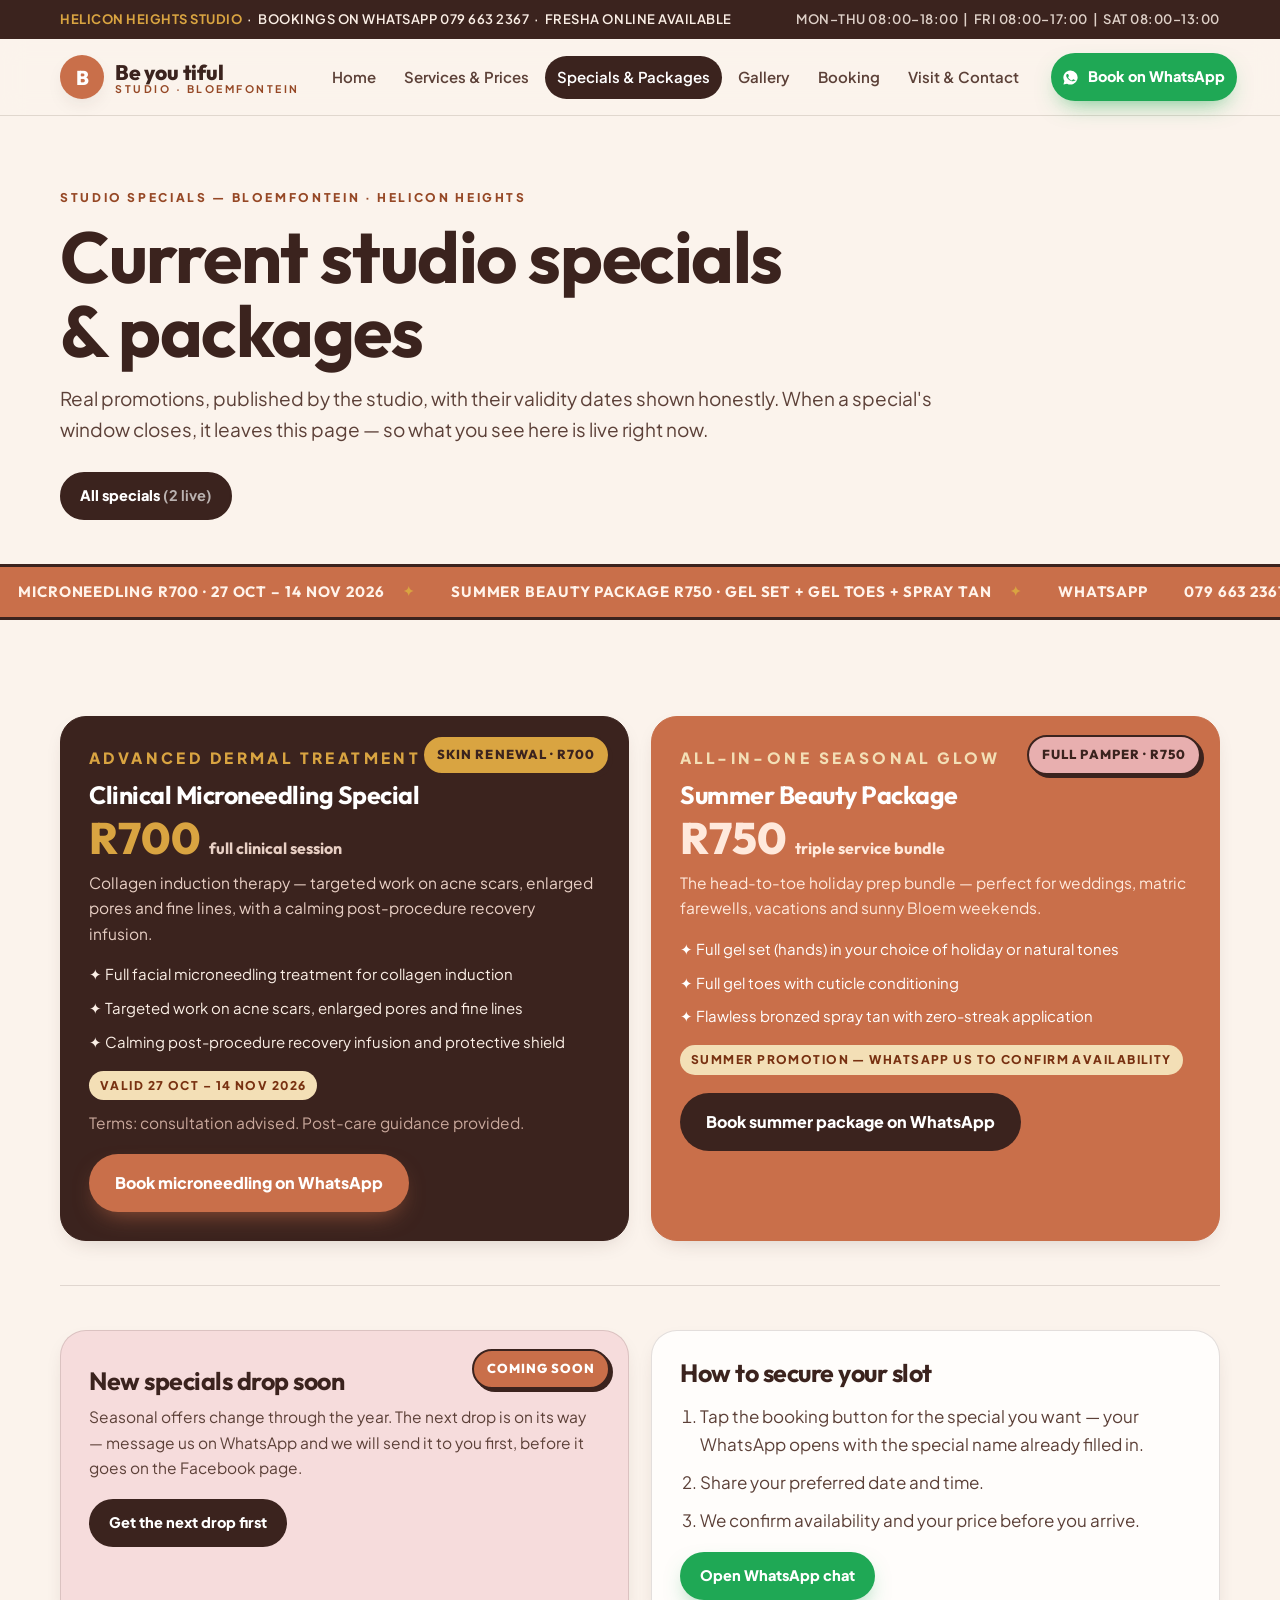
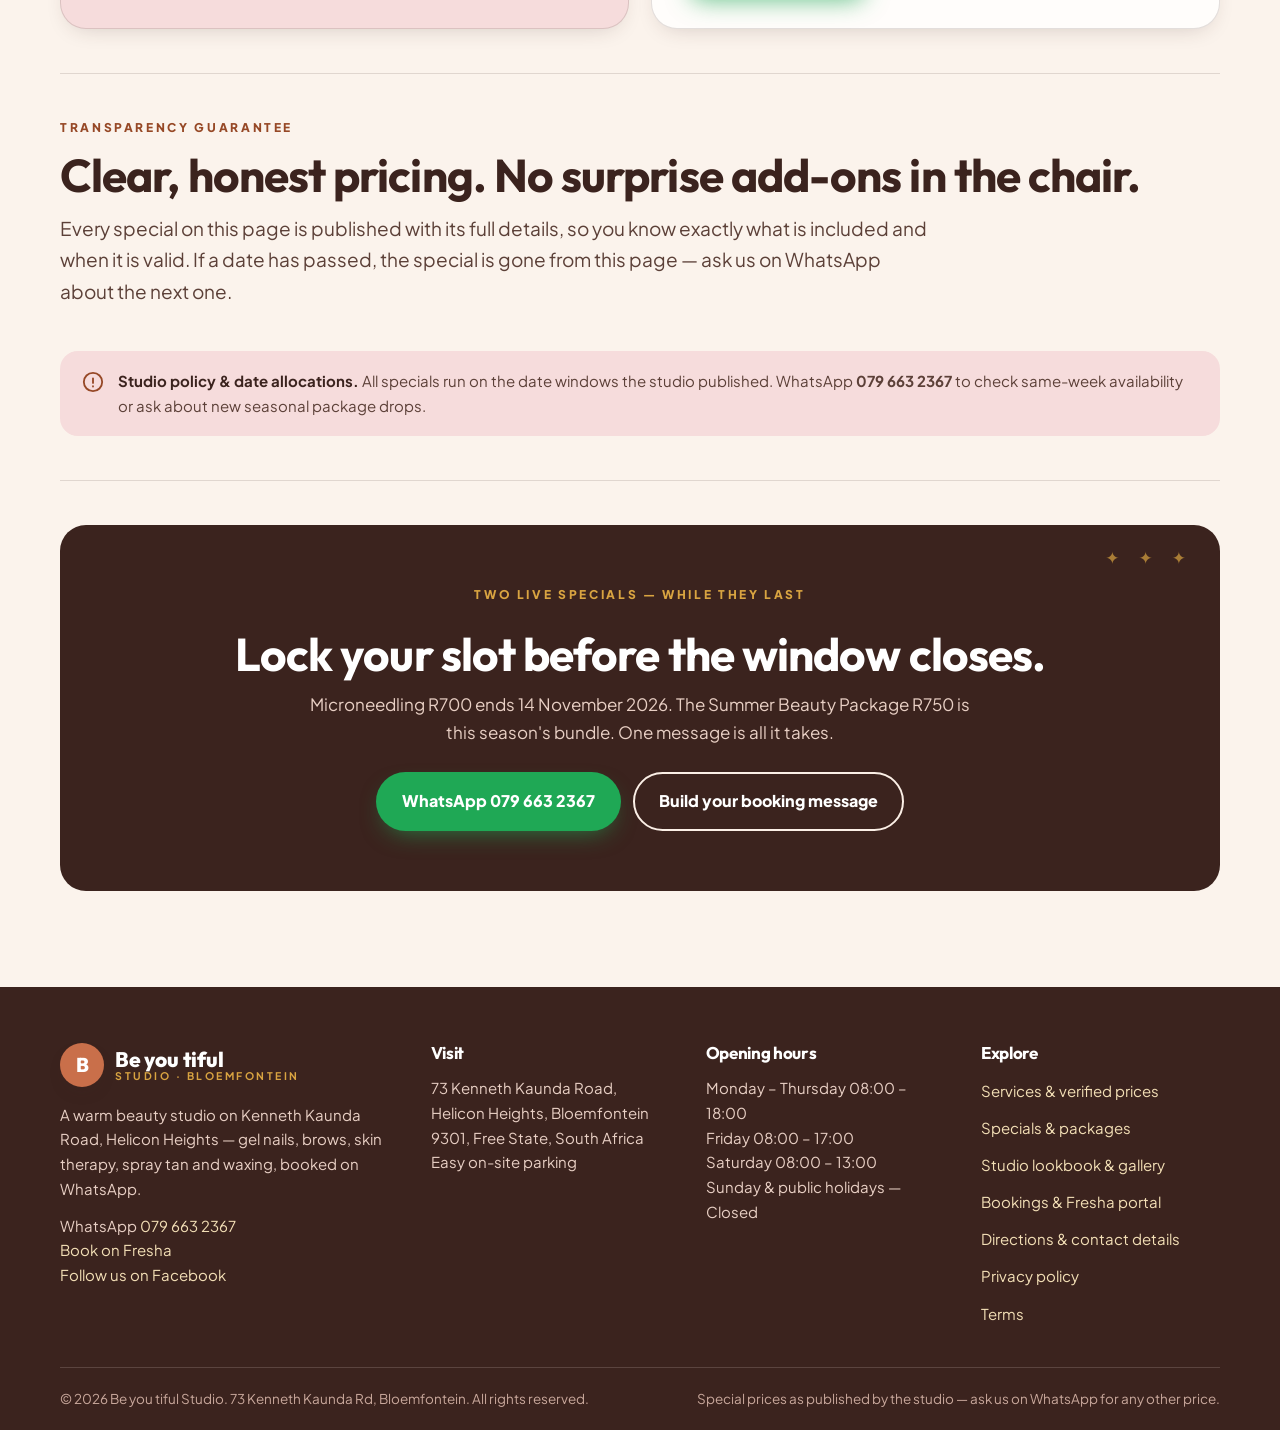
<file: specials.html>
<!DOCTYPE html>
<html lang="en">
<head>
<meta charset="utf-8">
<meta name="viewport" content="width=device-width, initial-scale=1">
<title>Specials &amp; Packages — Be you tiful Studio, Bloemfontein</title>
<meta name="description" content="Current specials at Be you tiful Studio, Helicon Heights, Bloemfontein — clinical microneedling R700 (27 Oct – 14 Nov 2026) and the Summer Beauty Package R750. Book on WhatsApp 079 663 2367.">
<meta property="og:title" content="Specials &amp; Packages — Be you tiful Studio">
<meta property="og:description" content="Microneedling R700 and the Summer Beauty Package R750 — live now at Be you tiful Studio, Bloemfontein.">
<meta property="og:type" content="website">
<link rel="stylesheet" href="/assets/css/fonts.css">
<link rel="stylesheet" href="/assets/css/style.css">
<link rel="icon" href="data:image/svg+xml,%3Csvg xmlns='http://www.w3.org/2000/svg' viewBox='0 0 32 32'%3E%3Ccircle cx='16' cy='16' r='16' fill='%23C96F4A'/%3E%3Ctext x='16' y='22' font-family='Arial' font-size='17' font-weight='bold' fill='%23fff' text-anchor='middle'%3EB%3C/text%3E%3C/svg%3E">
</head>
<body>
<a class="skip-link" href="#main">Skip to content</a>

<div class="noticebar"><div class="wrap">
<span><b>HELICON HEIGHTS STUDIO</b> &nbsp;·&nbsp; BOOKINGS ON WHATSAPP <span data-cfg="phoneDisplay">079 663 2367</span> &nbsp;·&nbsp; FRESHA ONLINE AVAILABLE</span>
<span class="nb-right">MON–THU 08:00–18:00 &nbsp;|&nbsp; FRI 08:00–17:00 &nbsp;|&nbsp; SAT 08:00–13:00</span>
</div></div>

<header class="site-header"><div class="wrap">
<a class="logo" href="/" aria-label="Be you tiful Studio — Home">
<span class="logo-mark" aria-hidden="true">B</span>
<span class="logo-text">Be you tiful<small>Studio · Bloemfontein</small></span></a>
<nav class="main-nav" aria-label="Main navigation">
<a href="/">Home</a>
<a href="/services">Services &amp; Prices</a>
<a href="/specials" aria-current="page">Specials &amp; Packages</a>
<a href="/gallery">Gallery</a>
<a href="/booking">Booking</a>
<a href="/visit">Visit &amp; Contact</a>
</nav>
<div class="header-cta">
<a class="btn btn-wa btn-sm" data-wa data-wa-msg="Hi! I'd like to book an appointment at Be you tiful Studio." href="https://wa.me/27796632367"><svg width="17" height="17" viewBox="0 0 24 24" fill="currentColor" aria-hidden="true"><path d="M12 2a10 10 0 0 0-8.6 15.1L2 22l5.1-1.3A10 10 0 1 0 12 2Zm5.2 14.2c-.2.6-1.3 1.2-1.8 1.2-.5.1-1 .2-3.4-.7-2.9-1.2-4.7-4.1-4.9-4.3-.1-.2-1.1-1.5-1.1-2.9s.7-2 1-2.3c.2-.3.5-.3.7-.3h.5c.2 0 .4 0 .6.5l.9 2.1c.1.2.1.4 0 .6l-.4.6-.5.5c-.2.2-.3.4-.1.7.2.3.9 1.5 2 2.4 1.4 1.2 2.5 1.6 2.9 1.8.3.2.5.1.7-.1l1.1-1.3c.2-.3.4-.2.7-.1l2 1c.3.1.5.2.6.4 0 .1 0 .6-.2 1.2Z"/></svg><span>Book on WhatsApp</span></a>
<button class="nav-toggle" data-nav-toggle aria-expanded="false" aria-controls="mobile-nav" aria-label="Open menu">
<svg width="22" height="22" viewBox="0 0 24 24" fill="none" stroke="currentColor" stroke-width="2" stroke-linecap="round" aria-hidden="true"><path d="M3 6h18M3 12h18M3 18h18"/></svg></button>
</div>
</div>
<nav class="mobile-nav" id="mobile-nav" aria-label="Mobile navigation">
<a href="/">Home</a>
<a href="/services">Services &amp; Prices</a>
<a href="/specials" aria-current="page">Specials &amp; Packages</a>
<a href="/gallery">Gallery</a>
<a href="/booking">Booking</a>
<a href="/visit">Visit &amp; Contact</a>
</nav></header>

<main id="main">

<section class="page-hero"><div class="wrap">
<p class="eyebrow">Studio specials — Bloemfontein · Helicon Heights</p>
<h1>Current studio specials &amp; packages</h1>
<p class="lede">Real promotions, published by the studio, with their validity dates shown honestly. When a special's window closes, it leaves this page — so what you see here is live right now.</p>
<div class="pills" style="margin-top:26px" role="group" aria-label="Filter specials">
<button class="pill" aria-pressed="true">All specials <span class="count">(2 live)</span></button>
</div>
</div></section>

<div class="marquee" aria-hidden="true"><div class="marquee-track">
<span>Microneedling R700 · 27 Oct – 14 Nov 2026</span>
<span>Summer Beauty Package R750 · Gel set + gel toes + spray tan</span>
<span>WhatsApp <span data-cfg="phoneDisplay">079 663 2367</span> to lock your slot</span>
<span>Helicon Heights Studio, Bloemfontein</span>
</div></div>

<section class="section"><div class="wrap">
<div class="grid-2">

<article class="card tint-choc reveal">
<span class="badge sticker">Skin renewal · R700</span>
<p class="eyebrow" style="color:var(--gold)">Advanced dermal treatment</p>
<h3 style="color:#fff;margin:10px 0 6px">Clinical Microneedling Special</h3>
<p class="price-big" style="font-family:'Outfit',sans-serif;font-size:44px;font-weight:800;color:var(--gold);line-height:1">R700 <small style="font-size:16px;font-weight:700;color:#E8CFC4">full clinical session</small></p>
<p style="margin-top:10px">Collagen induction therapy — targeted work on acne scars, enlarged pores and fine lines, with a calming post-procedure recovery infusion.</p>
<ul style="list-style:none;margin:16px 0;display:grid;gap:9px;font-size:15px">
<li>✦ Full facial microneedling treatment for collagen induction</li>
<li>✦ Targeted work on acne scars, enlarged pores and fine lines</li>
<li>✦ Calming post-procedure recovery infusion and protective shield</li>
</ul>
<p><span class="tag">Valid 27 Oct – 14 Nov 2026</span></p>
<p class="field-note" style="color:#C9A89C;margin-top:10px">Terms: consultation advised. Post-care guidance provided.</p>
<div class="card-foot"><a class="btn btn-terra" data-wa data-wa-msg="Hi! I'd like to book the Clinical Microneedling special (R700, valid 27 Oct – 14 Nov 2026) at Be you tiful Studio. What dates do you have available?" href="https://wa.me/27796632367">Book microneedling on WhatsApp</a></div>
</article>

<article class="card tint-terra reveal">
<span class="badge sticker rose">Full pamper · R750</span>
<p class="eyebrow" style="color:#F3DFB6">All-in-one seasonal glow</p>
<h3 style="margin:10px 0 6px">Summer Beauty Package</h3>
<p class="price-big" style="font-family:'Outfit',sans-serif;font-size:44px;font-weight:800;line-height:1">R750 <small style="font-size:16px;font-weight:700;color:#FFE9DC">triple service bundle</small></p>
<p style="margin-top:10px">The head-to-toe holiday prep bundle — perfect for weddings, matric farewells, vacations and sunny Bloem weekends.</p>
<ul style="list-style:none;margin:16px 0;display:grid;gap:9px;font-size:15px">
<li>✦ Full gel set (hands) in your choice of holiday or natural tones</li>
<li>✦ Full gel toes with cuticle conditioning</li>
<li>✦ Flawless bronzed spray tan with zero-streak application</li>
</ul>
<p><span class="tag">Summer promotion — WhatsApp us to confirm availability</span></p>
<div class="card-foot"><a class="btn btn-choc" data-wa data-wa-msg="Hi! I'd like to book the Summer Beauty Package (R750) at Be you tiful Studio. What dates do you have available?" href="https://wa.me/27796632367">Book summer package on WhatsApp</a></div>
</article>

</div>

<div class="divider"></div>

<div class="grid-2">
<article class="card tint-rose reveal">
<span class="badge sticker terra">Coming soon</span>
<h3 style="margin-top:8px">New specials drop soon</h3>
<p>Seasonal offers change through the year. The next drop is on its way — message us on WhatsApp and we will send it to you first, before it goes on the Facebook page.</p>
<div class="card-foot"><a class="btn btn-choc btn-sm" data-wa data-wa-msg="Hi! Please let me know about the latest specials at Be you tiful Studio." href="https://wa.me/27796632367">Get the next drop first</a></div>
</article>
<article class="card reveal">
<h3>How to secure your slot</h3>
<ol style="margin:14px 0 0 20px;display:grid;gap:10px;color:var(--choc-soft)">
<li>Tap the booking button for the special you want — your WhatsApp opens with the special name already filled in.</li>
<li>Share your preferred date and time.</li>
<li>We confirm availability and your price before you arrive.</li>
</ol>
<div class="card-foot"><a class="btn btn-wa btn-sm" data-wa data-wa-msg="Hi! I'd like to book a special at Be you tiful Studio." href="https://wa.me/27796632367">Open WhatsApp chat</a></div>
</article>
</div>

<div class="divider"></div>

<div class="section-head reveal">
<p class="eyebrow">Transparency guarantee</p>
<h2>Clear, honest pricing. No surprise add-ons in the chair.</h2>
<p class="lede">Every special on this page is published with its full details, so you know exactly what is included and when it is valid. If a date has passed, the special is gone from this page — ask us on WhatsApp about the next one.</p>
</div>

<div class="note-strip reveal">
<svg width="22" height="22" viewBox="0 0 24 24" fill="none" stroke="currentColor" stroke-width="2" stroke-linecap="round" aria-hidden="true" style="flex-shrink:0;color:var(--terra-deep);margin-top:2px"><circle cx="12" cy="12" r="10"/><path d="M12 8v5M12 16.5v.5"/></svg>
<p><b>Studio policy &amp; date allocations.</b> All specials run on the date windows the studio published. WhatsApp <strong data-cfg="phoneDisplay">079 663 2367</strong> to check same-week availability or ask about new seasonal package drops.</p>
</div>

<div class="divider"></div>

<div class="cta-band reveal">
<p class="eyebrow" style="color:var(--gold)">Two live specials — while they last</p>
<h2>Lock your slot before the window closes.</h2>
<p>Microneedling R700 ends 14 November 2026. The Summer Beauty Package R750 is this season's bundle. One message is all it takes.</p>
<div class="btn-row">
<a class="btn btn-wa" data-wa data-wa-msg="Hi! I'd like to book a special at Be you tiful Studio." href="https://wa.me/27796632367">WhatsApp 079 663 2367</a>
<a class="btn btn-ghost" style="border-color:#FBEFE6;color:#fff" href="/booking">Build your booking message</a>
</div>
</div>
</div></section>

</main>

<footer class="site-footer"><div class="wrap">
<div class="foot-grid">
<div class="foot-brand">
<a class="logo" href="/" aria-label="Be you tiful Studio — Home"><span class="logo-mark" aria-hidden="true">B</span><span class="logo-text">Be you tiful<small>Studio · Bloemfontein</small></span></a>
<p style="margin-top:16px">A warm beauty studio on Kenneth Kaunda Road, Helicon Heights — gel nails, brows, skin therapy, spray tan and waxing, booked on WhatsApp.</p>
<p style="margin-top:12px">WhatsApp <a data-wa href="https://wa.me/27796632367"><span data-cfg="phoneDisplay">079 663 2367</span></a><br>
<a data-fresha href="https://www.fresha.com/book-now/be-you-tiful-studio-rgh9i9zq/all-offer?share=true&amp;pId=1055911">Book on Fresha</a><br>
<a data-fb href="https://www.facebook.com/151512251382264/">Follow us on Facebook</a></p>
</div>
<div>
<h3>Visit</h3>
<p><span data-cfg="addressFull">73 Kenneth Kaunda Road, Helicon Heights, Bloemfontein 9301, Free State, South Africa</span><br>Easy on-site parking</p>
</div>
<div>
<h3>Opening hours</h3>
<p>Monday – Thursday 08:00 – 18:00<br>Friday 08:00 – 17:00<br>Saturday 08:00 – 13:00<br>Sunday &amp; public holidays — Closed</p>
</div>
<div>
<h3>Explore</h3>
<ul>
<li><a href="/services">Services &amp; verified prices</a></li>
<li><a href="/specials">Specials &amp; packages</a></li>
<li><a href="/gallery">Studio lookbook &amp; gallery</a></li>
<li><a href="/booking">Bookings &amp; Fresha portal</a></li>
<li><a href="/visit">Directions &amp; contact details</a></li>
<li><a href="/privacy">Privacy policy</a></li>
<li><a href="/terms">Terms</a></li>
</ul>
</div>
</div>
<div class="foot-bottom">
<span>© 2026 Be you tiful Studio. 73 Kenneth Kaunda Rd, Bloemfontein. All rights reserved.</span>
<span>Special prices as published by the studio — ask us on WhatsApp for any other price.</span>
</div>
</div></footer>

<div class="sticky-wa"><a data-wa data-wa-msg="Hi! I'd like to book an appointment at Be you tiful Studio." href="https://wa.me/27796632367"><svg width="20" height="20" viewBox="0 0 24 24" fill="currentColor" aria-hidden="true"><path d="M12 2a10 10 0 0 0-8.6 15.1L2 22l5.1-1.3A10 10 0 1 0 12 2Zm5.2 14.2c-.2.6-1.3 1.2-1.8 1.2-.5.1-1 .2-3.4-.7-2.9-1.2-4.7-4.1-4.9-4.3-.1-.2-1.1-1.5-1.1-2.9s.7-2 1-2.3c.2-.3.5-.3.7-.3h.5c.2 0 .4 0 .6.5l.9 2.1c.1.2.1.4 0 .6l-.4.6-.5.5c-.2.2-.3.4-.1.7.2.3.9 1.5 2 2.4 1.4 1.2 2.5 1.6 2.9 1.8.3.2.5.1.7-.1l1.1-1.3c.2-.3.4-.2.7-.1l2 1c.3.1.5.2.6.4 0 .1 0 .6-.2 1.2Z"/></svg>Book on WhatsApp</a></div>

<script src="/assets/js/config.js"></script>
<script src="/assets/js/main.js"></script>
</body>
</html>
</file>
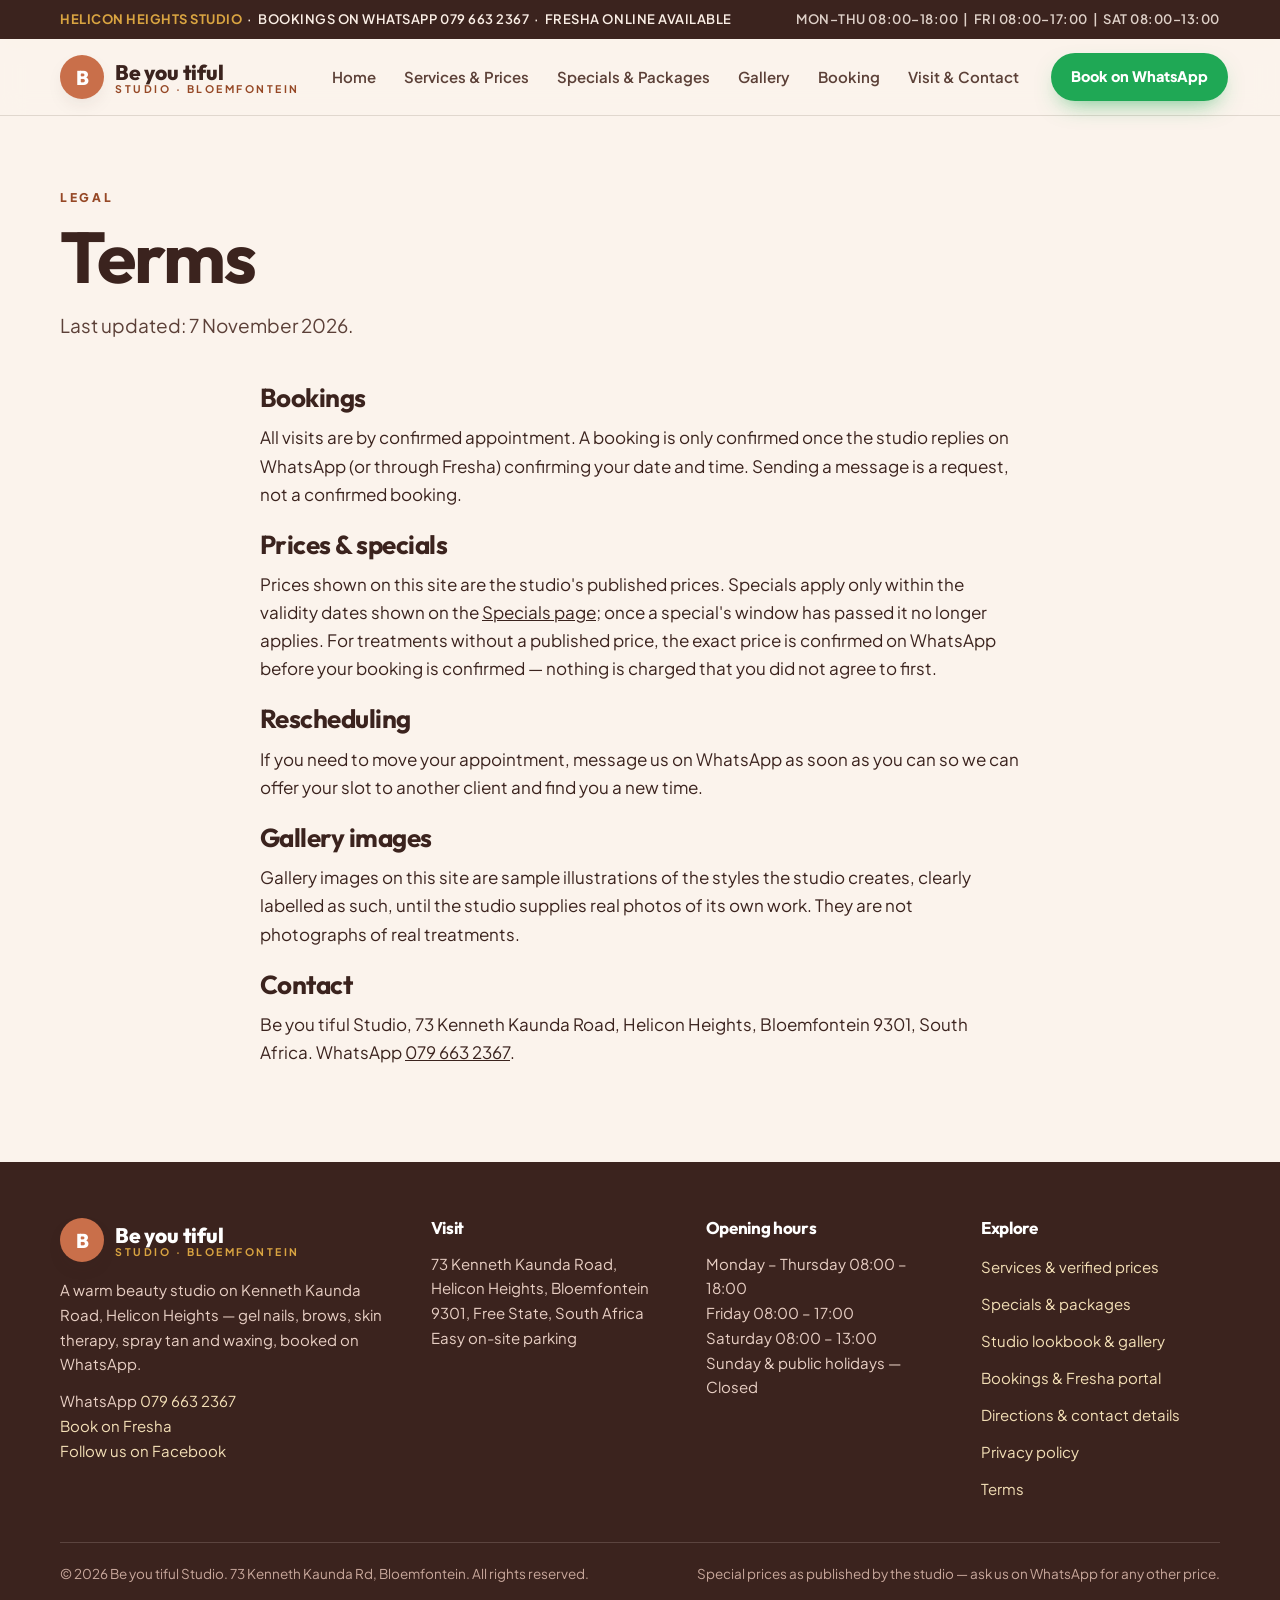
<file: terms.html>
<!DOCTYPE html>
<html lang="en">
<head>
<meta charset="utf-8">
<meta name="viewport" content="width=device-width, initial-scale=1">
<title>Terms — Be you tiful Studio, Bloemfontein</title>
<meta name="description" content="Terms for the Be you tiful Studio website — bookings, prices, specials and visits.">
<meta property="og:title" content="Terms — Be you tiful Studio">
<meta property="og:type" content="website">
<link rel="stylesheet" href="/assets/css/fonts.css">
<link rel="stylesheet" href="/assets/css/style.css">
<link rel="icon" href="data:image/svg+xml,%3Csvg xmlns='http://www.w3.org/2000/svg' viewBox='0 0 32 32'%3E%3Ccircle cx='16' cy='16' r='16' fill='%23C96F4A'/%3E%3Ctext x='16' y='22' font-family='Arial' font-size='17' font-weight='bold' fill='%23fff' text-anchor='middle'%3EB%3C/text%3E%3C/svg%3E">
</head>
<body>
<a class="skip-link" href="#main">Skip to content</a>
<div class="noticebar"><div class="wrap">
<span><b>HELICON HEIGHTS STUDIO</b> &nbsp;·&nbsp; BOOKINGS ON WHATSAPP <span data-cfg="phoneDisplay">079 663 2367</span> &nbsp;·&nbsp; FRESHA ONLINE AVAILABLE</span>
<span class="nb-right">MON–THU 08:00–18:00 &nbsp;|&nbsp; FRI 08:00–17:00 &nbsp;|&nbsp; SAT 08:00–13:00</span>
</div></div>
<header class="site-header"><div class="wrap">
<a class="logo" href="/" aria-label="Be you tiful Studio — Home"><span class="logo-mark" aria-hidden="true">B</span><span class="logo-text">Be you tiful<small>Studio · Bloemfontein</small></span></a>
<nav class="main-nav" aria-label="Main navigation"><a href="/">Home</a><a href="/services">Services &amp; Prices</a><a href="/specials">Specials &amp; Packages</a><a href="/gallery">Gallery</a><a href="/booking">Booking</a><a href="/visit">Visit &amp; Contact</a></nav>
<div class="header-cta"><a class="btn btn-wa btn-sm" data-wa data-wa-msg="Hi! I'd like to book an appointment at Be you tiful Studio." href="https://wa.me/27796632367"><span>Book on WhatsApp</span></a>
<button class="nav-toggle" data-nav-toggle aria-expanded="false" aria-controls="mobile-nav" aria-label="Open menu"><svg width="22" height="22" viewBox="0 0 24 24" fill="none" stroke="currentColor" stroke-width="2" stroke-linecap="round" aria-hidden="true"><path d="M3 6h18M3 12h18M3 18h18"/></svg></button></div>
</div>
<nav class="mobile-nav" id="mobile-nav" aria-label="Mobile navigation"><a href="/">Home</a><a href="/services">Services &amp; Prices</a><a href="/specials">Specials &amp; Packages</a><a href="/gallery">Gallery</a><a href="/booking">Booking</a><a href="/visit">Visit &amp; Contact</a></nav></header>
<main id="main">
<section class="page-hero"><div class="wrap">
<p class="eyebrow">Legal</p>
<h1>Terms</h1>
<p class="lede">Last updated: 7 November 2026.</p>
</div></section>
<section class="section" style="padding-top:0"><div class="wrap" style="max-width:760px">
<h2 style="font-size:26px;margin-bottom:12px">Bookings</h2>
<p>All visits are by confirmed appointment. A booking is only confirmed once the studio replies on WhatsApp (or through Fresha) confirming your date and time. Sending a message is a request, not a confirmed booking.</p>
<h2 style="font-size:26px;margin:24px 0 12px">Prices &amp; specials</h2>
<p>Prices shown on this site are the studio's published prices. Specials apply only within the validity dates shown on the <a href="/specials">Specials page</a>; once a special's window has passed it no longer applies. For treatments without a published price, the exact price is confirmed on WhatsApp before your booking is confirmed — nothing is charged that you did not agree to first.</p>
<h2 style="font-size:26px;margin:24px 0 12px">Rescheduling</h2>
<p>If you need to move your appointment, message us on WhatsApp as soon as you can so we can offer your slot to another client and find you a new time.</p>
<h2 style="font-size:26px;margin:24px 0 12px">Gallery images</h2>
<p>Gallery images on this site are sample illustrations of the styles the studio creates, clearly labelled as such, until the studio supplies real photos of its own work. They are not photographs of real treatments.</p>
<h2 style="font-size:26px;margin:24px 0 12px">Contact</h2>
<p>Be you tiful Studio, 73 Kenneth Kaunda Road, Helicon Heights, Bloemfontein 9301, South Africa. WhatsApp <a data-wa href="https://wa.me/27796632367"><span data-cfg="phoneDisplay">079 663 2367</span></a>.</p>
</div></section>
</main>
<footer class="site-footer"><div class="wrap">
<div class="foot-grid">
<div class="foot-brand"><a class="logo" href="/" aria-label="Be you tiful Studio — Home"><span class="logo-mark" aria-hidden="true">B</span><span class="logo-text">Be you tiful<small>Studio · Bloemfontein</small></span></a>
<p style="margin-top:16px">A warm beauty studio on Kenneth Kaunda Road, Helicon Heights — gel nails, brows, skin therapy, spray tan and waxing, booked on WhatsApp.</p>
<p style="margin-top:12px">WhatsApp <a data-wa href="https://wa.me/27796632367"><span data-cfg="phoneDisplay">079 663 2367</span></a><br><a data-fresha href="https://www.fresha.com/book-now/be-you-tiful-studio-rgh9i9zq/all-offer?share=true&amp;pId=1055911">Book on Fresha</a><br><a data-fb href="https://www.facebook.com/151512251382264/">Follow us on Facebook</a></p></div>
<div><h3>Visit</h3><p><span data-cfg="addressFull">73 Kenneth Kaunda Road, Helicon Heights, Bloemfontein 9301, Free State, South Africa</span><br>Easy on-site parking</p></div>
<div><h3>Opening hours</h3><p>Monday – Thursday 08:00 – 18:00<br>Friday 08:00 – 17:00<br>Saturday 08:00 – 13:00<br>Sunday &amp; public holidays — Closed</p></div>
<div><h3>Explore</h3><ul><li><a href="/services">Services &amp; verified prices</a></li><li><a href="/specials">Specials &amp; packages</a></li><li><a href="/gallery">Studio lookbook &amp; gallery</a></li><li><a href="/booking">Bookings &amp; Fresha portal</a></li><li><a href="/visit">Directions &amp; contact details</a></li><li><a href="/privacy">Privacy policy</a></li><li><a href="/terms">Terms</a></li></ul></div>
</div>
<div class="foot-bottom"><span>© 2026 Be you tiful Studio. 73 Kenneth Kaunda Rd, Bloemfontein. All rights reserved.</span><span>Special prices as published by the studio — ask us on WhatsApp for any other price.</span></div>
</div></footer>
<div class="sticky-wa"><a data-wa data-wa-msg="Hi! I'd like to book an appointment at Be you tiful Studio." href="https://wa.me/27796632367">Book on WhatsApp</a></div>
<script src="/assets/js/config.js"></script>
<script src="/assets/js/main.js"></script>
</body>
</html>
</file>
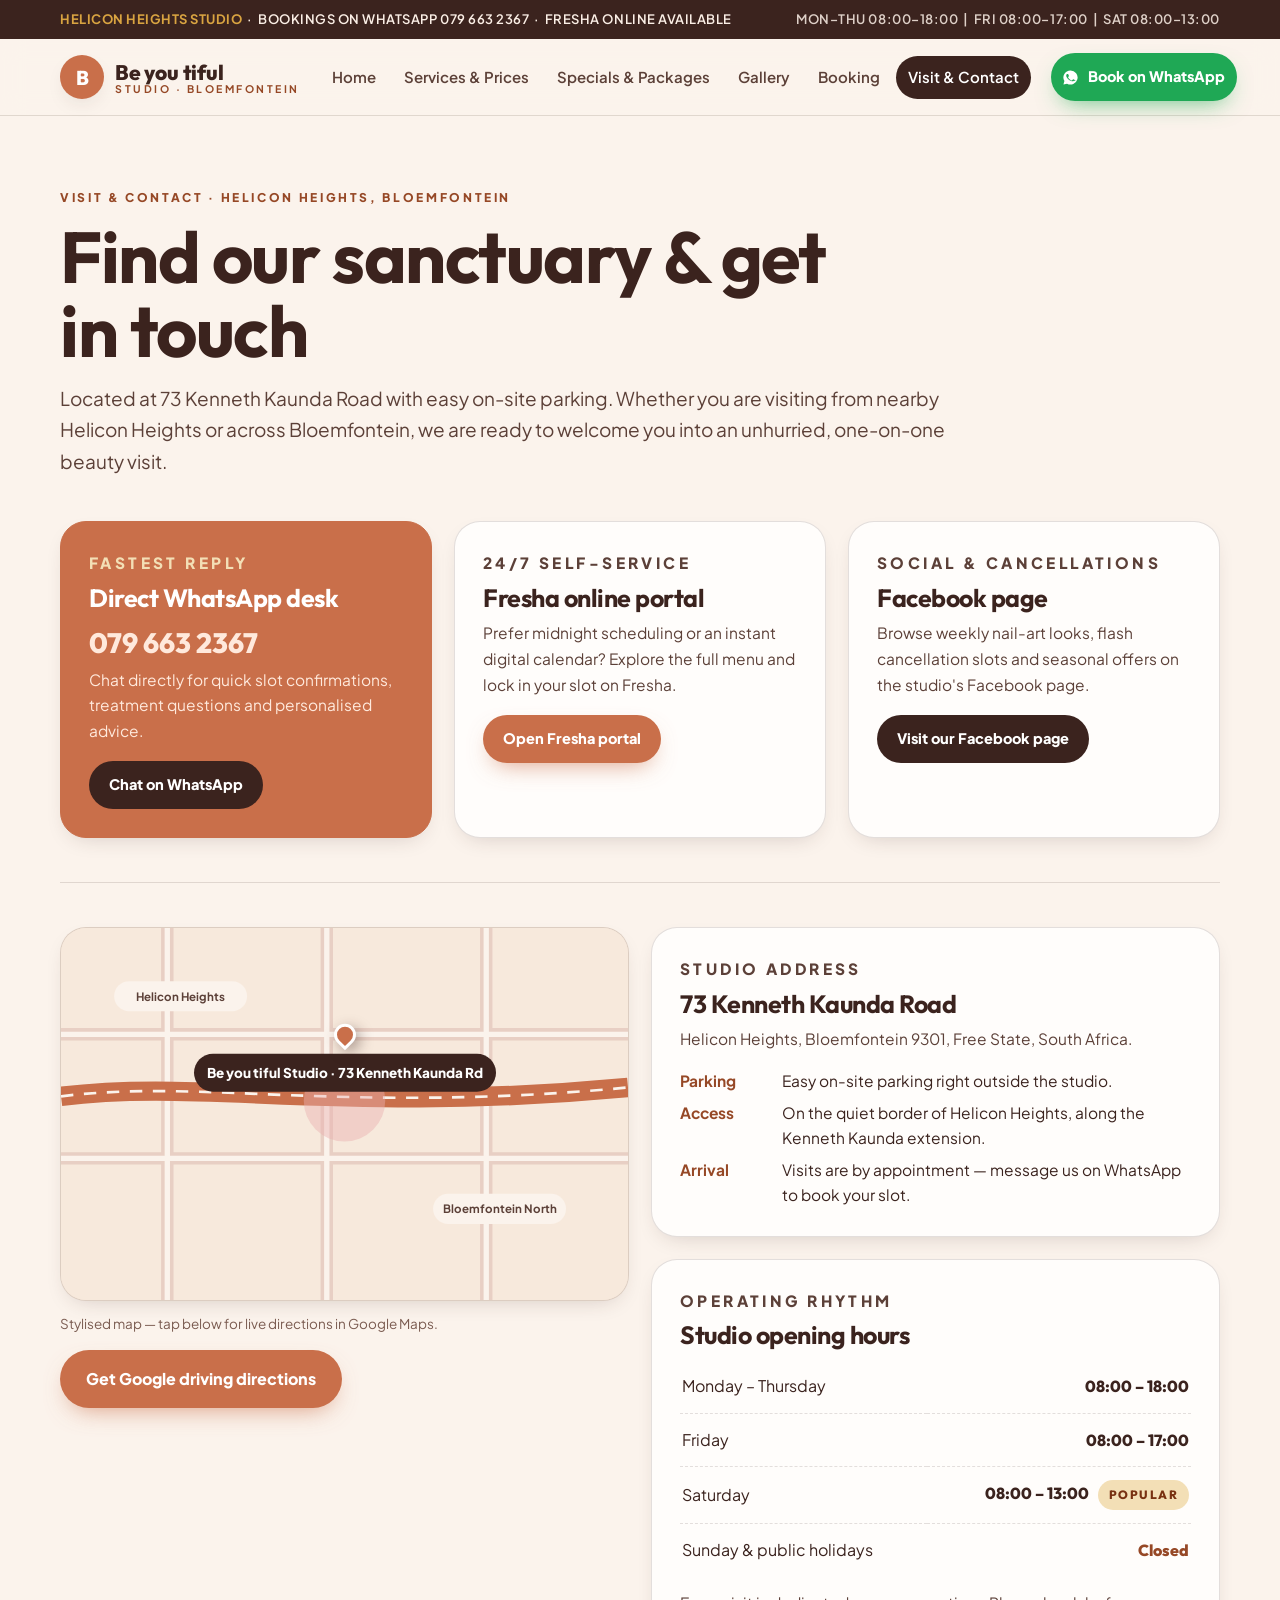
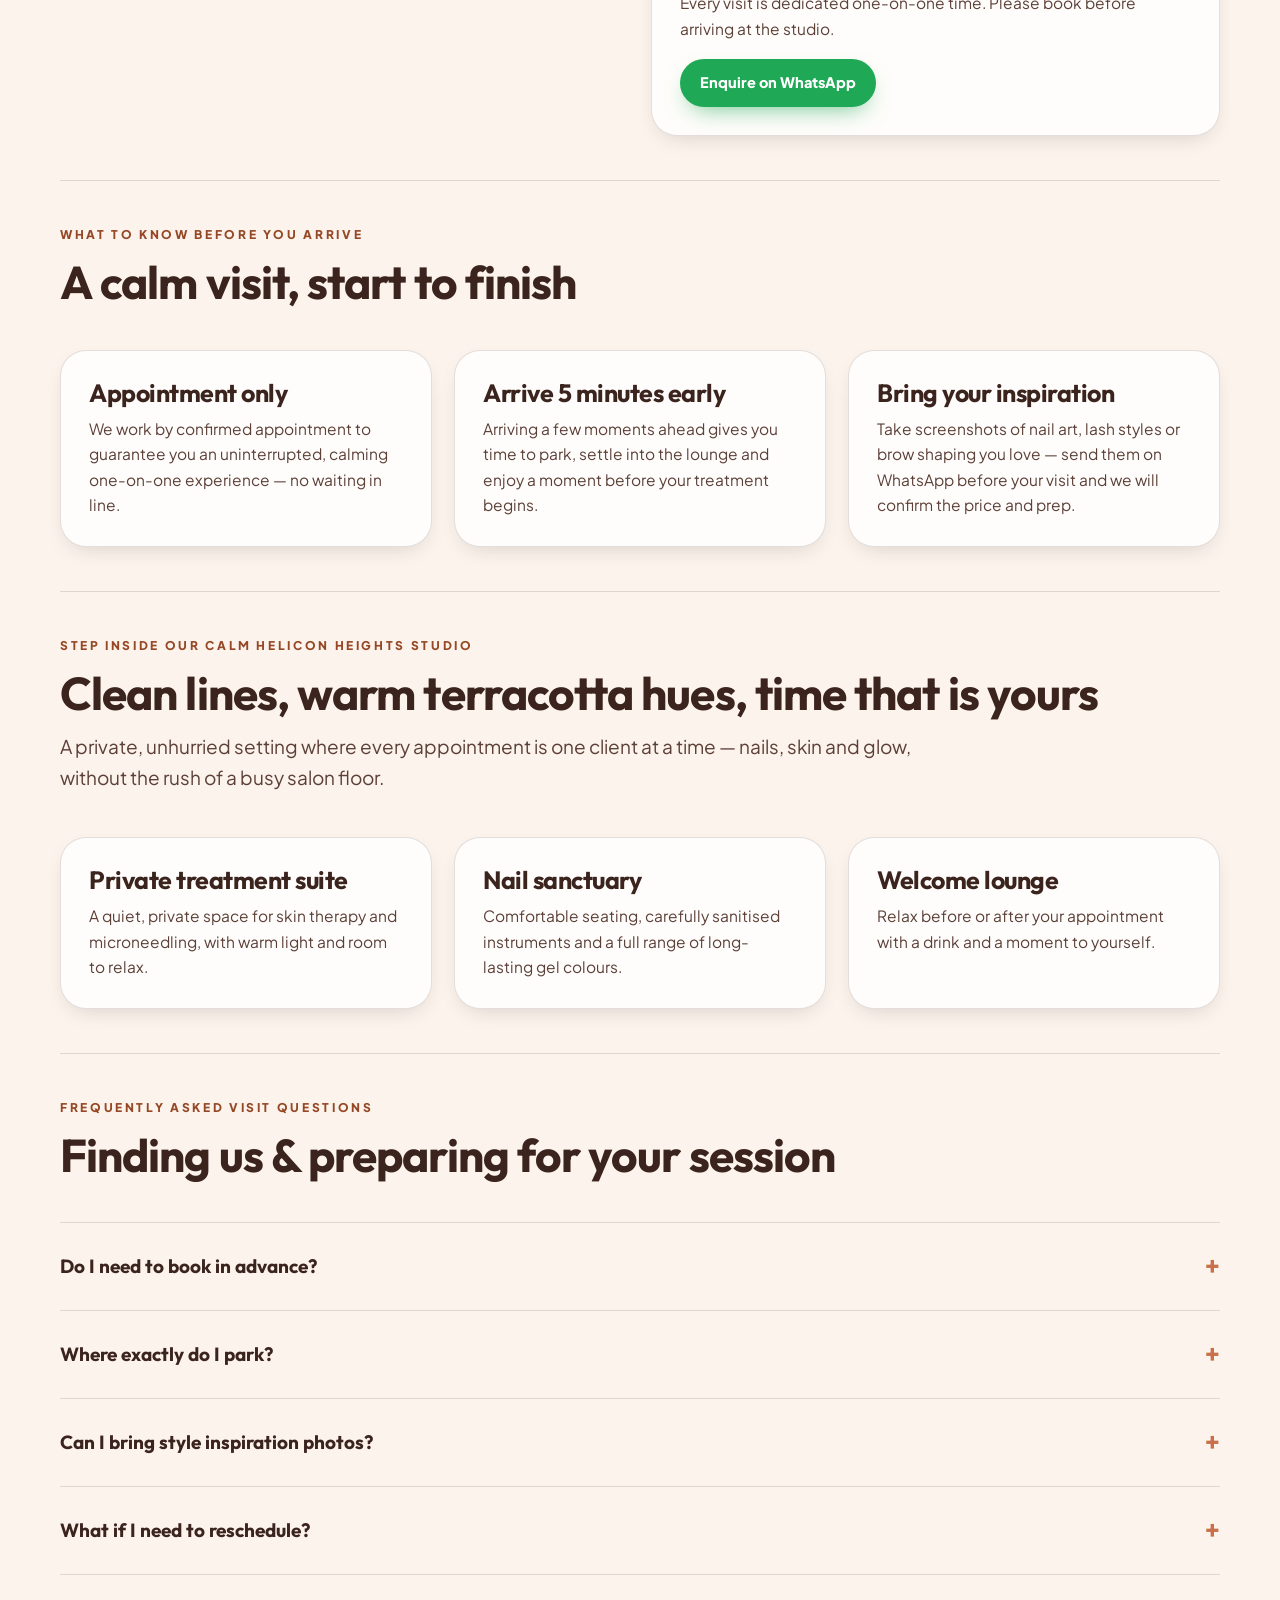
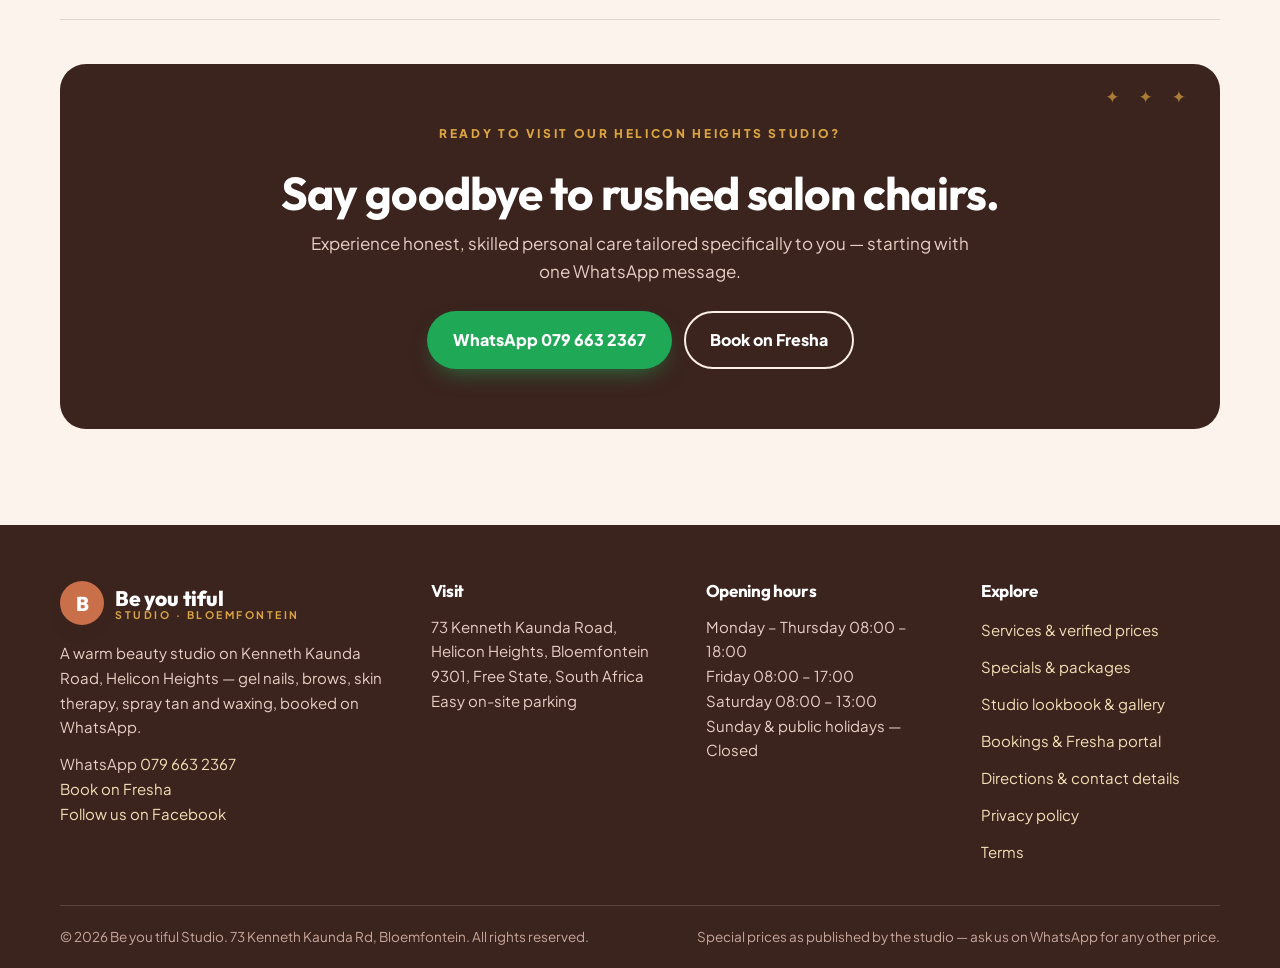
<file: visit.html>
<!DOCTYPE html>
<html lang="en">
<head>
<meta charset="utf-8">
<meta name="viewport" content="width=device-width, initial-scale=1">
<title>Visit &amp; Contact — Be you tiful Studio, Bloemfontein</title>
<meta name="description" content="Find Be you tiful Studio at 73 Kenneth Kaunda Road, Helicon Heights, Bloemfontein 9301. WhatsApp 079 663 2367, Fresha bookings, Facebook page, and opening hours Mon–Thu 08:00–18:00, Fri 08:00–17:00, Sat 08:00–13:00.">
<meta property="og:title" content="Visit &amp; Contact — Be you tiful Studio">
<meta property="og:description" content="73 Kenneth Kaunda Road, Helicon Heights, Bloemfontein. WhatsApp 079 663 2367.">
<meta property="og:type" content="website">
<link rel="stylesheet" href="/assets/css/fonts.css">
<link rel="stylesheet" href="/assets/css/style.css">
<link rel="icon" href="data:image/svg+xml,%3Csvg xmlns='http://www.w3.org/2000/svg' viewBox='0 0 32 32'%3E%3Ccircle cx='16' cy='16' r='16' fill='%23C96F4A'/%3E%3Ctext x='16' y='22' font-family='Arial' font-size='17' font-weight='bold' fill='%23fff' text-anchor='middle'%3EB%3C/text%3E%3C/svg%3E">
</head>
<body>
<a class="skip-link" href="#main">Skip to content</a>

<div class="noticebar"><div class="wrap">
<span><b>HELICON HEIGHTS STUDIO</b> &nbsp;·&nbsp; BOOKINGS ON WHATSAPP <span data-cfg="phoneDisplay">079 663 2367</span> &nbsp;·&nbsp; FRESHA ONLINE AVAILABLE</span>
<span class="nb-right">MON–THU 08:00–18:00 &nbsp;|&nbsp; FRI 08:00–17:00 &nbsp;|&nbsp; SAT 08:00–13:00</span>
</div></div>

<header class="site-header"><div class="wrap">
<a class="logo" href="/" aria-label="Be you tiful Studio — Home">
<span class="logo-mark" aria-hidden="true">B</span>
<span class="logo-text">Be you tiful<small>Studio · Bloemfontein</small></span></a>
<nav class="main-nav" aria-label="Main navigation">
<a href="/">Home</a>
<a href="/services">Services &amp; Prices</a>
<a href="/specials">Specials &amp; Packages</a>
<a href="/gallery">Gallery</a>
<a href="/booking">Booking</a>
<a href="/visit" aria-current="page">Visit &amp; Contact</a>
</nav>
<div class="header-cta">
<a class="btn btn-wa btn-sm" data-wa data-wa-msg="Hi! I'd like to book an appointment at Be you tiful Studio." href="https://wa.me/27796632367"><svg width="17" height="17" viewBox="0 0 24 24" fill="currentColor" aria-hidden="true"><path d="M12 2a10 10 0 0 0-8.6 15.1L2 22l5.1-1.3A10 10 0 1 0 12 2Zm5.2 14.2c-.2.6-1.3 1.2-1.8 1.2-.5.1-1 .2-3.4-.7-2.9-1.2-4.7-4.1-4.9-4.3-.1-.2-1.1-1.5-1.1-2.9s.7-2 1-2.3c.2-.3.5-.3.7-.3h.5c.2 0 .4 0 .6.5l.9 2.1c.1.2.1.4 0 .6l-.4.6-.5.5c-.2.2-.3.4-.1.7.2.3.9 1.5 2 2.4 1.4 1.2 2.5 1.6 2.9 1.8.3.2.5.1.7-.1l1.1-1.3c.2-.3.4-.2.7-.1l2 1c.3.1.5.2.6.4 0 .1 0 .6-.2 1.2Z"/></svg><span>Book on WhatsApp</span></a>
<button class="nav-toggle" data-nav-toggle aria-expanded="false" aria-controls="mobile-nav" aria-label="Open menu">
<svg width="22" height="22" viewBox="0 0 24 24" fill="none" stroke="currentColor" stroke-width="2" stroke-linecap="round" aria-hidden="true"><path d="M3 6h18M3 12h18M3 18h18"/></svg></button>
</div>
</div>
<nav class="mobile-nav" id="mobile-nav" aria-label="Mobile navigation">
<a href="/">Home</a>
<a href="/services">Services &amp; Prices</a>
<a href="/specials">Specials &amp; Packages</a>
<a href="/gallery">Gallery</a>
<a href="/booking">Booking</a>
<a href="/visit" aria-current="page">Visit &amp; Contact</a>
</nav></header>

<main id="main">

<section class="page-hero"><div class="wrap">
<p class="eyebrow">Visit &amp; contact · Helicon Heights, Bloemfontein</p>
<h1>Find our sanctuary &amp; get in touch</h1>
<p class="lede">Located at 73 Kenneth Kaunda Road with easy on-site parking. Whether you are visiting from nearby Helicon Heights or across Bloemfontein, we are ready to welcome you into an unhurried, one-on-one beauty visit.</p>
</div></section>

<section class="section" style="padding-top:0"><div class="wrap">
<div class="grid-3">
<article class="card tint-terra reveal">
<p class="eyebrow" style="color:#F3DFB6">Fastest reply</p>
<h3 style="margin:8px 0">Direct WhatsApp desk</h3>
<p style="font-size:28px;font-family:'Outfit',sans-serif;font-weight:800" data-cfg="phoneDisplay">079 663 2367</p>
<p>Chat directly for quick slot confirmations, treatment questions and personalised advice.</p>
<div class="card-foot"><a class="btn btn-choc btn-sm" data-wa data-wa-msg="Hi! I'd like to book an appointment at Be you tiful Studio." href="https://wa.me/27796632367">Chat on WhatsApp</a></div>
</article>
<article class="card reveal">
<p class="eyebrow">24/7 self-service</p>
<h3 style="margin:8px 0">Fresha online portal</h3>
<p>Prefer midnight scheduling or an instant digital calendar? Explore the full menu and lock in your slot on Fresha.</p>
<div class="card-foot"><a class="btn btn-terra btn-sm" data-fresha href="https://www.fresha.com/book-now/be-you-tiful-studio-rgh9i9zq/all-offer?share=true&pId=1055911">Open Fresha portal</a></div>
</article>
<article class="card reveal">
<p class="eyebrow">Social &amp; cancellations</p>
<h3 style="margin:8px 0">Facebook page</h3>
<p>Browse weekly nail-art looks, flash cancellation slots and seasonal offers on the studio's Facebook page.</p>
<div class="card-foot"><a class="btn btn-choc btn-sm" data-fb href="https://www.facebook.com/151512251382264/">Visit our Facebook page</a></div>
</article>
</div>

<div class="divider"></div>

<div class="grid-2" style="align-items:start">
<div class="reveal">
<div class="map-card">
<svg viewBox="0 0 640 420" role="img" aria-label="Stylised map of the Helicon Heights area showing Kenneth Kaunda Road and the studio location">
<rect width="640" height="420" fill="#F7E9DC"/>
<path d="M0 120 H640 M0 260 H640 M120 0 V420 M300 0 V420 M480 0 V420" stroke="#E8CFC4" stroke-width="14"/>
<path d="M0 120 H640 M0 260 H640 M120 0 V420 M300 0 V420 M480 0 V420" stroke="#FBF3EC" stroke-width="6"/>
<path d="M0 190 C160 170 320 210 640 180" stroke="#C96F4A" stroke-width="22" fill="none"/>
<path d="M0 190 C160 170 320 210 640 180" stroke="#FBF3EC" stroke-width="3" stroke-dasharray="14 12" fill="none"/>
<text x="330" y="168" font-family="Plus Jakarta Sans, sans-serif" font-size="15" font-weight="700" fill="#3B231E">Kenneth Kaunda Road</text>
<rect x="60" y="60" width="150" height="34" rx="17" fill="#FBF3EC"/><text x="135" y="82" text-anchor="middle" font-family="Plus Jakarta Sans, sans-serif" font-size="13" font-weight="700" fill="#5C4038">Helicon Heights</text>
<rect x="420" y="300" width="150" height="34" rx="17" fill="#FBF3EC"/><text x="495" y="322" text-anchor="middle" font-family="Plus Jakarta Sans, sans-serif" font-size="13" font-weight="700" fill="#5C4038">Bloemfontein North</text>
<circle cx="320" cy="195" r="46" fill="#E8AFAF" opacity=".45"/>
</svg>
<div class="map-pin"><div class="pin-dot"></div><div class="pin-label">Be you tiful Studio · 73 Kenneth Kaunda Rd</div></div>
</div>
<p class="field-note" style="margin-top:12px">Stylised map — tap below for live directions in Google Maps.</p>
<div style="display:flex;gap:12px;flex-wrap:wrap;margin-top:14px">
<a class="btn btn-terra" data-directions href="https://www.google.com/maps/search/?api=1&amp;query=73+Kenneth+Kaunda+Road+Helicon+Heights+Bloemfontein+9301">Get Google driving directions</a>
</div>
</div>
<div>
<article class="card reveal">
<p class="eyebrow">Studio address</p>
<h3 style="margin:8px 0">73 Kenneth Kaunda Road</h3>
<p>Helicon Heights, Bloemfontein 9301, Free State, South Africa.</p>
<div class="kv" style="margin-top:16px">
<div><b>Parking</b><span>Easy on-site parking right outside the studio.</span></div>
<div><b>Access</b><span>On the quiet border of Helicon Heights, along the Kenneth Kaunda extension.</span></div>
<div><b>Arrival</b><span>Visits are by appointment — message us on WhatsApp to book your slot.</span></div>
</div>
</article>
<article class="card reveal" style="margin-top:22px">
<p class="eyebrow">Operating rhythm</p>
<h3 style="margin:8px 0">Studio opening hours</h3>
<table class="hours-table" style="margin-top:10px">
<tr><td>Monday – Thursday</td><td>08:00 – 18:00</td></tr>
<tr><td>Friday</td><td>08:00 – 17:00</td></tr>
<tr><td>Saturday</td><td>08:00 – 13:00 <span class="tag" style="margin-left:6px">Popular</span></td></tr>
<tr><td>Sunday &amp; public holidays</td><td class="closed">Closed</td></tr>
</table>
<p class="field-note" style="margin-top:14px">Every visit is dedicated one-on-one time. Please book before arriving at the studio.</p>
<div class="card-foot"><a class="btn btn-wa btn-sm" data-wa data-wa-msg="Hi! I'd like to check availability at Be you tiful Studio this week." href="https://wa.me/27796632367">Enquire on WhatsApp</a></div>
</article>
</div>
</div>

<div class="divider"></div>

<div class="section-head reveal">
<p class="eyebrow">What to know before you arrive</p>
<h2>A calm visit, start to finish</h2>
</div>
<div class="grid-3">
<article class="card reveal"><h3>Appointment only</h3><p>We work by confirmed appointment to guarantee you an uninterrupted, calming one-on-one experience — no waiting in line.</p></article>
<article class="card reveal"><h3>Arrive 5 minutes early</h3><p>Arriving a few moments ahead gives you time to park, settle into the lounge and enjoy a moment before your treatment begins.</p></article>
<article class="card reveal"><h3>Bring your inspiration</h3><p>Take screenshots of nail art, lash styles or brow shaping you love — send them on WhatsApp before your visit and we will confirm the price and prep.</p></article>
</div>

<div class="divider"></div>

<div class="section-head reveal">
<p class="eyebrow">Step inside our calm Helicon Heights studio</p>
<h2>Clean lines, warm terracotta hues, time that is yours</h2>
<p class="lede">A private, unhurried setting where every appointment is one client at a time — nails, skin and glow, without the rush of a busy salon floor.</p>
</div>
<div class="grid-3">
<article class="card reveal"><h3>Private treatment suite</h3><p>A quiet, private space for skin therapy and microneedling, with warm light and room to relax.</p></article>
<article class="card reveal"><h3>Nail sanctuary</h3><p>Comfortable seating, carefully sanitised instruments and a full range of long-lasting gel colours.</p></article>
<article class="card reveal"><h3>Welcome lounge</h3><p>Relax before or after your appointment with a drink and a moment to yourself.</p></article>
</div>

<div class="divider"></div>

<div class="section-head reveal">
<p class="eyebrow">Frequently asked visit questions</p>
<h2>Finding us &amp; preparing for your session</h2>
</div>
<div class="faq reveal">
<details>
<summary>Do I need to book in advance?</summary>
<p>Yes — all visits are by confirmed appointment, so please message us on WhatsApp at <strong data-cfg="phoneDisplay">079 663 2367</strong> before arriving. That keeps every visit relaxed and one-on-one, with no waiting.</p>
</details>
<details>
<summary>Where exactly do I park?</summary>
<p>We offer easy on-site parking right outside our entrance at 73 Kenneth Kaunda Road. If you are unsure on the day, message us on WhatsApp and we will guide you in.</p>
</details>
<details>
<summary>Can I bring style inspiration photos?</summary>
<p>Absolutely. Take screenshots of nail art, lash styles or brow shaping you adore and send them on WhatsApp before your visit — we will confirm the price and any prep needed.</p>
</details>
<details>
<summary>What if I need to reschedule?</summary>
<p>Message us on WhatsApp as soon as you can so we can move your slot and offer the time to another client.</p>
</details>
</div>

<div class="divider"></div>

<div class="cta-band reveal">
<p class="eyebrow" style="color:var(--gold)">Ready to visit our Helicon Heights studio?</p>
<h2>Say goodbye to rushed salon chairs.</h2>
<p>Experience honest, skilled personal care tailored specifically to you — starting with one WhatsApp message.</p>
<div class="btn-row">
<a class="btn btn-wa" data-wa data-wa-msg="Hi! I'd like to book an appointment at Be you tiful Studio." href="https://wa.me/27796632367">WhatsApp 079 663 2367</a>
<a class="btn btn-ghost" style="border-color:#FBEFE6;color:#fff" data-fresha href="https://www.fresha.com/book-now/be-you-tiful-studio-rgh9i9zq/all-offer?share=true&pId=1055911">Book on Fresha</a>
</div>
</div>
</div></section>

</main>

<footer class="site-footer"><div class="wrap">
<div class="foot-grid">
<div class="foot-brand">
<a class="logo" href="/" aria-label="Be you tiful Studio — Home"><span class="logo-mark" aria-hidden="true">B</span><span class="logo-text">Be you tiful<small>Studio · Bloemfontein</small></span></a>
<p style="margin-top:16px">A warm beauty studio on Kenneth Kaunda Road, Helicon Heights — gel nails, brows, skin therapy, spray tan and waxing, booked on WhatsApp.</p>
<p style="margin-top:12px">WhatsApp <a data-wa href="https://wa.me/27796632367"><span data-cfg="phoneDisplay">079 663 2367</span></a><br>
<a data-fresha href="https://www.fresha.com/book-now/be-you-tiful-studio-rgh9i9zq/all-offer?share=true&amp;pId=1055911">Book on Fresha</a><br>
<a data-fb href="https://www.facebook.com/151512251382264/">Follow us on Facebook</a></p>
</div>
<div>
<h3>Visit</h3>
<p><span data-cfg="addressFull">73 Kenneth Kaunda Road, Helicon Heights, Bloemfontein 9301, Free State, South Africa</span><br>Easy on-site parking</p>
</div>
<div>
<h3>Opening hours</h3>
<p>Monday – Thursday 08:00 – 18:00<br>Friday 08:00 – 17:00<br>Saturday 08:00 – 13:00<br>Sunday &amp; public holidays — Closed</p>
</div>
<div>
<h3>Explore</h3>
<ul>
<li><a href="/services">Services &amp; verified prices</a></li>
<li><a href="/specials">Specials &amp; packages</a></li>
<li><a href="/gallery">Studio lookbook &amp; gallery</a></li>
<li><a href="/booking">Bookings &amp; Fresha portal</a></li>
<li><a href="/visit">Directions &amp; contact details</a></li>
<li><a href="/privacy">Privacy policy</a></li>
<li><a href="/terms">Terms</a></li>
</ul>
</div>
</div>
<div class="foot-bottom">
<span>© 2026 Be you tiful Studio. 73 Kenneth Kaunda Rd, Bloemfontein. All rights reserved.</span>
<span>Special prices as published by the studio — ask us on WhatsApp for any other price.</span>
</div>
</div></footer>

<div class="sticky-wa"><a data-wa data-wa-msg="Hi! I'd like to book an appointment at Be you tiful Studio." href="https://wa.me/27796632367"><svg width="20" height="20" viewBox="0 0 24 24" fill="currentColor" aria-hidden="true"><path d="M12 2a10 10 0 0 0-8.6 15.1L2 22l5.1-1.3A10 10 0 1 0 12 2Zm5.2 14.2c-.2.6-1.3 1.2-1.8 1.2-.5.1-1 .2-3.4-.7-2.9-1.2-4.7-4.1-4.9-4.3-.1-.2-1.1-1.5-1.1-2.9s.7-2 1-2.3c.2-.3.5-.3.7-.3h.5c.2 0 .4 0 .6.5l.9 2.1c.1.2.1.4 0 .6l-.4.6-.5.5c-.2.2-.3.4-.1.7.2.3.9 1.5 2 2.4 1.4 1.2 2.5 1.6 2.9 1.8.3.2.5.1.7-.1l1.1-1.3c.2-.3.4-.2.7-.1l2 1c.3.1.5.2.6.4 0 .1 0 .6-.2 1.2Z"/></svg>Book on WhatsApp</a></div>

<script src="/assets/js/config.js"></script>
<script src="/assets/js/main.js"></script>
</body>
</html>
</file>
<file: assets/css/fonts.css>
@font-face{font-family:'Outfit';font-style:normal;font-weight:500;font-display:swap;src:url('/assets/fonts/Outfit-500-latin-ext.woff2') format('woff2');unicode-range:U+0100-02BA, U+02BD-02C5, U+02C7-02CC, U+02CE-02D7, U+02DD-02FF, U+0304, U+0308, U+0329, U+1D00-1DBF, U+1E00-1E9F, U+1EF2-1EFF, U+2020, U+20A0-20AB, U+20AD-20C4, U+2113, U+2C60-2C7F, U+A720-A7FF;}
@font-face{font-family:'Outfit';font-style:normal;font-weight:500;font-display:swap;src:url('/assets/fonts/Outfit-500-latin.woff2') format('woff2');unicode-range:U+0000-00FF, U+0131, U+0152-0153, U+02BB-02BC, U+02C6, U+02DA, U+02DC, U+0304, U+0308, U+0329, U+2000-206F, U+20AC, U+2122, U+2191, U+2193, U+2212, U+2215, U+FEFF, U+FFFD;}
@font-face{font-family:'Outfit';font-style:normal;font-weight:600;font-display:swap;src:url('/assets/fonts/Outfit-600-latin-ext.woff2') format('woff2');unicode-range:U+0100-02BA, U+02BD-02C5, U+02C7-02CC, U+02CE-02D7, U+02DD-02FF, U+0304, U+0308, U+0329, U+1D00-1DBF, U+1E00-1E9F, U+1EF2-1EFF, U+2020, U+20A0-20AB, U+20AD-20C4, U+2113, U+2C60-2C7F, U+A720-A7FF;}
@font-face{font-family:'Outfit';font-style:normal;font-weight:600;font-display:swap;src:url('/assets/fonts/Outfit-600-latin.woff2') format('woff2');unicode-range:U+0000-00FF, U+0131, U+0152-0153, U+02BB-02BC, U+02C6, U+02DA, U+02DC, U+0304, U+0308, U+0329, U+2000-206F, U+20AC, U+2122, U+2191, U+2193, U+2212, U+2215, U+FEFF, U+FFFD;}
@font-face{font-family:'Outfit';font-style:normal;font-weight:700;font-display:swap;src:url('/assets/fonts/Outfit-700-latin-ext.woff2') format('woff2');unicode-range:U+0100-02BA, U+02BD-02C5, U+02C7-02CC, U+02CE-02D7, U+02DD-02FF, U+0304, U+0308, U+0329, U+1D00-1DBF, U+1E00-1E9F, U+1EF2-1EFF, U+2020, U+20A0-20AB, U+20AD-20C4, U+2113, U+2C60-2C7F, U+A720-A7FF;}
@font-face{font-family:'Outfit';font-style:normal;font-weight:700;font-display:swap;src:url('/assets/fonts/Outfit-700-latin.woff2') format('woff2');unicode-range:U+0000-00FF, U+0131, U+0152-0153, U+02BB-02BC, U+02C6, U+02DA, U+02DC, U+0304, U+0308, U+0329, U+2000-206F, U+20AC, U+2122, U+2191, U+2193, U+2212, U+2215, U+FEFF, U+FFFD;}
@font-face{font-family:'Outfit';font-style:normal;font-weight:800;font-display:swap;src:url('/assets/fonts/Outfit-800-latin-ext.woff2') format('woff2');unicode-range:U+0100-02BA, U+02BD-02C5, U+02C7-02CC, U+02CE-02D7, U+02DD-02FF, U+0304, U+0308, U+0329, U+1D00-1DBF, U+1E00-1E9F, U+1EF2-1EFF, U+2020, U+20A0-20AB, U+20AD-20C4, U+2113, U+2C60-2C7F, U+A720-A7FF;}
@font-face{font-family:'Outfit';font-style:normal;font-weight:800;font-display:swap;src:url('/assets/fonts/Outfit-800-latin.woff2') format('woff2');unicode-range:U+0000-00FF, U+0131, U+0152-0153, U+02BB-02BC, U+02C6, U+02DA, U+02DC, U+0304, U+0308, U+0329, U+2000-206F, U+20AC, U+2122, U+2191, U+2193, U+2212, U+2215, U+FEFF, U+FFFD;}
@font-face{font-family:'Outfit';font-style:normal;font-weight:900;font-display:swap;src:url('/assets/fonts/Outfit-900-latin-ext.woff2') format('woff2');unicode-range:U+0100-02BA, U+02BD-02C5, U+02C7-02CC, U+02CE-02D7, U+02DD-02FF, U+0304, U+0308, U+0329, U+1D00-1DBF, U+1E00-1E9F, U+1EF2-1EFF, U+2020, U+20A0-20AB, U+20AD-20C4, U+2113, U+2C60-2C7F, U+A720-A7FF;}
@font-face{font-family:'Outfit';font-style:normal;font-weight:900;font-display:swap;src:url('/assets/fonts/Outfit-900-latin.woff2') format('woff2');unicode-range:U+0000-00FF, U+0131, U+0152-0153, U+02BB-02BC, U+02C6, U+02DA, U+02DC, U+0304, U+0308, U+0329, U+2000-206F, U+20AC, U+2122, U+2191, U+2193, U+2212, U+2215, U+FEFF, U+FFFD;}
@font-face{font-family:'Plus Jakarta Sans';font-style:normal;font-weight:400;font-display:swap;src:url('/assets/fonts/PlusJakartaSans-400-latin-ext.woff2') format('woff2');unicode-range:U+0100-02BA, U+02BD-02C5, U+02C7-02CC, U+02CE-02D7, U+02DD-02FF, U+0304, U+0308, U+0329, U+1D00-1DBF, U+1E00-1E9F, U+1EF2-1EFF, U+2020, U+20A0-20AB, U+20AD-20C4, U+2113, U+2C60-2C7F, U+A720-A7FF;}
@font-face{font-family:'Plus Jakarta Sans';font-style:normal;font-weight:400;font-display:swap;src:url('/assets/fonts/PlusJakartaSans-400-latin.woff2') format('woff2');unicode-range:U+0000-00FF, U+0131, U+0152-0153, U+02BB-02BC, U+02C6, U+02DA, U+02DC, U+0304, U+0308, U+0329, U+2000-206F, U+20AC, U+2122, U+2191, U+2193, U+2212, U+2215, U+FEFF, U+FFFD;}
@font-face{font-family:'Plus Jakarta Sans';font-style:normal;font-weight:500;font-display:swap;src:url('/assets/fonts/PlusJakartaSans-500-latin-ext.woff2') format('woff2');unicode-range:U+0100-02BA, U+02BD-02C5, U+02C7-02CC, U+02CE-02D7, U+02DD-02FF, U+0304, U+0308, U+0329, U+1D00-1DBF, U+1E00-1E9F, U+1EF2-1EFF, U+2020, U+20A0-20AB, U+20AD-20C4, U+2113, U+2C60-2C7F, U+A720-A7FF;}
@font-face{font-family:'Plus Jakarta Sans';font-style:normal;font-weight:500;font-display:swap;src:url('/assets/fonts/PlusJakartaSans-500-latin.woff2') format('woff2');unicode-range:U+0000-00FF, U+0131, U+0152-0153, U+02BB-02BC, U+02C6, U+02DA, U+02DC, U+0304, U+0308, U+0329, U+2000-206F, U+20AC, U+2122, U+2191, U+2193, U+2212, U+2215, U+FEFF, U+FFFD;}
@font-face{font-family:'Plus Jakarta Sans';font-style:normal;font-weight:600;font-display:swap;src:url('/assets/fonts/PlusJakartaSans-600-latin-ext.woff2') format('woff2');unicode-range:U+0100-02BA, U+02BD-02C5, U+02C7-02CC, U+02CE-02D7, U+02DD-02FF, U+0304, U+0308, U+0329, U+1D00-1DBF, U+1E00-1E9F, U+1EF2-1EFF, U+2020, U+20A0-20AB, U+20AD-20C4, U+2113, U+2C60-2C7F, U+A720-A7FF;}
@font-face{font-family:'Plus Jakarta Sans';font-style:normal;font-weight:600;font-display:swap;src:url('/assets/fonts/PlusJakartaSans-600-latin.woff2') format('woff2');unicode-range:U+0000-00FF, U+0131, U+0152-0153, U+02BB-02BC, U+02C6, U+02DA, U+02DC, U+0304, U+0308, U+0329, U+2000-206F, U+20AC, U+2122, U+2191, U+2193, U+2212, U+2215, U+FEFF, U+FFFD;}
@font-face{font-family:'Plus Jakarta Sans';font-style:normal;font-weight:700;font-display:swap;src:url('/assets/fonts/PlusJakartaSans-700-latin-ext.woff2') format('woff2');unicode-range:U+0100-02BA, U+02BD-02C5, U+02C7-02CC, U+02CE-02D7, U+02DD-02FF, U+0304, U+0308, U+0329, U+1D00-1DBF, U+1E00-1E9F, U+1EF2-1EFF, U+2020, U+20A0-20AB, U+20AD-20C4, U+2113, U+2C60-2C7F, U+A720-A7FF;}
@font-face{font-family:'Plus Jakarta Sans';font-style:normal;font-weight:700;font-display:swap;src:url('/assets/fonts/PlusJakartaSans-700-latin.woff2') format('woff2');unicode-range:U+0000-00FF, U+0131, U+0152-0153, U+02BB-02BC, U+02C6, U+02DA, U+02DC, U+0304, U+0308, U+0329, U+2000-206F, U+20AC, U+2122, U+2191, U+2193, U+2212, U+2215, U+FEFF, U+FFFD;}
@font-face{font-family:'Plus Jakarta Sans';font-style:normal;font-weight:800;font-display:swap;src:url('/assets/fonts/PlusJakartaSans-800-latin-ext.woff2') format('woff2');unicode-range:U+0100-02BA, U+02BD-02C5, U+02C7-02CC, U+02CE-02D7, U+02DD-02FF, U+0304, U+0308, U+0329, U+1D00-1DBF, U+1E00-1E9F, U+1EF2-1EFF, U+2020, U+20A0-20AB, U+20AD-20C4, U+2113, U+2C60-2C7F, U+A720-A7FF;}
@font-face{font-family:'Plus Jakarta Sans';font-style:normal;font-weight:800;font-display:swap;src:url('/assets/fonts/PlusJakartaSans-800-latin.woff2') format('woff2');unicode-range:U+0000-00FF, U+0131, U+0152-0153, U+02BB-02BC, U+02C6, U+02DA, U+02DC, U+0304, U+0308, U+0329, U+2000-206F, U+20AC, U+2122, U+2191, U+2193, U+2212, U+2215, U+FEFF, U+FFFD;}
</file>
<file: assets/css/style.css>
/* ============================================================
   Be you tiful Studio — "Warm Confident Salon & Aesthetics"
   Tokens from STITCH-EXPORT.md Design System frame.
   Palette: cream #FBF3EC / dusty rose #E8AFAF / terracotta
   #C96F4A / deep chocolate #3B231E / gold #D9A441.
   Type: Outfit (display) + Plus Jakarta Sans (body).
   ============================================================ */
:root{
  --cream:#FBF3EC;
  --cream-2:#F7E9DC;
  --rose:#E8AFAF;
  --rose-soft:#F6DCDC;
  --terra:#C96F4A;
  --terra-deep:#964826;
  --terra-dark:#783111;
  --choc:#3B231E;
  --choc-soft:#5C4038;
  --gold:#D9A441;
  --gold-soft:#F3DFB6;
  --white:#FFFDFB;
  --ink:#3B231E;
  --muted:#7A5B50;
  --line:rgba(59,35,30,.14);
  --radius:26px;
  --radius-sm:18px;
  --shadow:0 18px 40px -18px rgba(59,35,30,.28);
  --shadow-sm:0 8px 22px -10px rgba(59,35,30,.22);
  --ease:cubic-bezier(.16,1,.3,1);
}
*{box-sizing:border-box;margin:0;padding:0}
html{scroll-behavior:smooth}
body{
  font-family:"Plus Jakarta Sans",system-ui,-apple-system,"Segoe UI",sans-serif;
  background:var(--cream);
  color:var(--ink);
  font-size:17px;line-height:1.65;
  -webkit-font-smoothing:antialiased;
  overflow-x:hidden;
}
::selection{background:var(--terra);color:#fff}
img,svg{display:block;max-width:100%}
a{color:inherit}
button{font:inherit;cursor:pointer}
:focus-visible{outline:3px solid var(--terra);outline-offset:3px;border-radius:6px}
.wrap{width:min(1160px,100% - 40px);margin-inline:auto}
.skip-link{position:absolute;left:0;top:0;transform:translateX(-300%);background:var(--choc);color:#fff;padding:10px 16px;border-radius:0 0 12px 0;z-index:200}
.skip-link:focus{transform:none}

/* ---------- type ---------- */
h1,h2,h3,.display{font-family:"Outfit",system-ui,sans-serif;font-weight:700;line-height:1.02;letter-spacing:-.02em}
h2{font-size:clamp(30px,4.2vw,46px)}
h3{font-size:clamp(20px,2.4vw,25px);line-height:1.15}
.eyebrow{font-size:12px;font-weight:800;letter-spacing:.22em;text-transform:uppercase;color:var(--terra-deep)}
.lede{font-size:clamp(17px,2vw,19px);color:var(--choc-soft);max-width:62ch}
.section{padding:clamp(56px,8vw,96px) 0}
.section-head{display:flex;flex-direction:column;gap:14px;margin-bottom:clamp(28px,4vw,44px)}
.section-head.center{align-items:center;text-align:center}
.section-head.center .lede{margin-inline:auto}
.kicker-row{display:flex;align-items:center;gap:12px;flex-wrap:wrap}

/* ---------- notice bar ---------- */
.noticebar{background:var(--choc);color:#FBEFE6;font-size:13px;font-weight:600;letter-spacing:.04em}
.noticebar .wrap{display:flex;justify-content:space-between;gap:16px;padding-top:9px;padding-bottom:9px;flex-wrap:wrap}
.noticebar b{color:var(--gold)}
.noticebar .nb-right{opacity:.85}
@media(max-width:760px){.noticebar .nb-right{display:none}}

/* ---------- header ---------- */
.site-header{position:sticky;top:0;z-index:90;background:rgba(251,243,236,.92);backdrop-filter:blur(12px);-webkit-backdrop-filter:blur(12px);border-bottom:1px solid var(--line)}
.site-header .wrap{display:flex;align-items:center;gap:20px;padding-top:14px;padding-bottom:14px}
.logo{display:flex;align-items:center;gap:11px;text-decoration:none;flex-shrink:0}
.logo-mark{width:44px;height:44px;border-radius:50%;background:var(--terra);color:#fff;display:grid;place-items:center;font-family:"Outfit",sans-serif;font-weight:800;font-size:20px;box-shadow:var(--shadow-sm)}
.logo-text{font-family:"Outfit",sans-serif;font-weight:800;font-size:21px;line-height:1.05;letter-spacing:-.01em}
.logo-text small{display:block;font-family:"Plus Jakarta Sans",sans-serif;font-size:10.5px;font-weight:700;letter-spacing:.24em;text-transform:uppercase;color:var(--terra-deep)}
.main-nav{display:flex;gap:4px;margin-left:auto}
.main-nav a{text-decoration:none;font-weight:600;font-size:15px;padding:9px 12px;border-radius:999px;color:var(--choc-soft);white-space:nowrap}
.main-nav a:hover{background:var(--rose-soft);color:var(--ink)}
.main-nav a[aria-current="page"]{background:var(--choc);color:#fff}
.header-cta{display:flex;align-items:center;gap:10px}
.header-cta .btn{white-space:nowrap}
.nav-toggle{display:none;background:none;border:1px solid var(--line);border-radius:12px;width:44px;height:44px;place-items:center;color:var(--ink)}
.mobile-nav{display:none}
@media(max-width:1020px){
  .main-nav{display:none}
  .nav-toggle{display:grid}
  .header-cta .btn span{display:none}
  .mobile-nav{display:block;max-height:0;overflow:hidden;transition:max-height .35s var(--ease);background:var(--cream);border-bottom:1px solid var(--line)}
  .mobile-nav.open{max-height:480px}
  .mobile-nav a{display:block;padding:14px 20px;text-decoration:none;font-weight:700;border-top:1px solid var(--line)}
  .mobile-nav a[aria-current="page"]{color:var(--terra-deep)}
}

/* ---------- buttons ---------- */
@media(max-width:560px){
  .site-header .wrap{gap:12px}
  .logo-text small{display:none}
  .logo-text{font-size:19px}
}
.btn{display:inline-flex;align-items:center;justify-content:center;gap:9px;text-decoration:none;font-weight:800;font-size:16px;padding:14px 24px;border-radius:999px;border:2px solid transparent;transition:transform .18s var(--ease),box-shadow .18s var(--ease),background .18s;min-height:52px}
.btn:active{transform:scale(.97)}
.btn svg{flex-shrink:0}
.btn-terra{background:var(--terra);color:#fff;box-shadow:0 10px 24px -10px rgba(201,111,74,.7)}
.btn-terra:hover{background:var(--terra-deep);transform:translateY(-2px)}
.btn-choc{background:var(--choc);color:#fff}
.btn-choc:hover{background:#2B1611;transform:translateY(-2px)}
.btn-ghost{background:transparent;border-color:var(--choc);color:var(--choc)}
.btn-ghost:hover{background:var(--choc);color:#fff}
.btn-rose{background:var(--rose-soft);color:var(--terra-dark)}
.btn-rose:hover{background:var(--rose)}
.btn-sm{padding:10px 18px;min-height:44px;font-size:14.5px}
.btn-wa{background:#1FA855;color:#fff;box-shadow:0 10px 24px -10px rgba(31,168,85,.7)}
.btn-wa:hover{background:#178A44;transform:translateY(-2px)}

/* ---------- marquee ---------- */
.marquee{background:var(--terra);color:#FFF3EA;overflow:hidden;padding:13px 0;border-block:3px solid var(--choc)}
.marquee-track{display:flex;gap:0;width:max-content;animation:marquee 32s linear infinite}
.marquee:hover .marquee-track{animation-play-state:paused}
.marquee span{font-family:"Outfit",sans-serif;font-weight:700;font-size:15px;letter-spacing:.06em;text-transform:uppercase;white-space:nowrap;padding:0 18px;display:flex;align-items:center;gap:18px}
.marquee span::after{content:"✦";color:var(--gold);font-size:13px}
@keyframes marquee{to{transform:translateX(-50%)}}
.marquee.rose{background:var(--rose);color:var(--choc)}
.marquee.rose span::after{color:var(--terra-deep)}
@media(prefers-reduced-motion:reduce){.marquee-track{animation:none}}

/* ---------- hero ---------- */
.hero{padding:clamp(48px,7vw,88px) 0 clamp(40px,5vw,64px);position:relative;overflow:hidden}
.hero::before{content:"";position:absolute;right:-140px;top:-120px;width:480px;height:480px;border-radius:50%;background:radial-gradient(circle,var(--rose) 0%,transparent 68%);opacity:.55;pointer-events:none}
.hero-grid{display:grid;grid-template-columns:1.15fr .85fr;gap:clamp(28px,4vw,56px);align-items:center;position:relative}
.hero h1{font-size:clamp(52px,8.4vw,104px);line-height:.94;letter-spacing:-.03em}
.hero h1 .you{display:block;font-size:1.62em;color:var(--terra);letter-spacing:-.04em;line-height:.9}
.hero h1 .you em{font-style:normal;color:var(--gold);-webkit-text-stroke:2px var(--terra-deep);paint-order:stroke fill}
.hero .lede{margin:22px 0 28px}
.hero-ctas{display:flex;gap:12px;flex-wrap:wrap}
.hero-chips{display:flex;gap:10px;flex-wrap:wrap;margin-top:26px}
.chip{display:inline-flex;align-items:center;gap:8px;background:var(--white);border:1px solid var(--line);border-radius:999px;padding:9px 15px;font-size:13.5px;font-weight:700;color:var(--choc-soft)}
.chip svg{color:var(--terra)}
.hero-card{background:var(--white);border:1px solid var(--line);border-radius:var(--radius);box-shadow:var(--shadow);padding:26px;position:relative;transform:rotate(1.2deg)}
.hero-card .sticker{position:absolute;top:-16px;right:20px;transform:rotate(5deg)}
.hero-card h3{margin-bottom:6px}
.hero-card .price-big{font-family:"Outfit",sans-serif;font-size:44px;font-weight:800;color:var(--terra-deep);line-height:1}
.hero-card .price-big small{font-size:16px;font-weight:700;color:var(--muted)}
.hero-card ul{list-style:none;margin:16px 0 20px;display:grid;gap:9px}
.hero-card li{display:flex;gap:9px;font-size:15px;color:var(--choc-soft)}
.hero-card li::before{content:"✦";color:var(--gold);flex-shrink:0}
.sticker{display:inline-block;background:var(--gold);color:var(--choc);font-family:"Outfit",sans-serif;font-weight:800;font-size:13px;letter-spacing:.08em;text-transform:uppercase;padding:7px 13px;border-radius:999px;border:2px solid var(--choc);box-shadow:3px 3px 0 var(--choc)}
.sticker.rose{background:var(--rose);color:var(--choc)}
.sticker.terra{background:var(--terra);color:#fff}
@media(max-width:900px){.hero-grid{grid-template-columns:1fr}.hero-card{transform:none}}

/* ---------- cards & grids ---------- */
.grid-3{display:grid;grid-template-columns:repeat(3,1fr);gap:22px}
.grid-2{display:grid;grid-template-columns:repeat(2,1fr);gap:22px}
.grid-booking{grid-template-columns:1.15fr .85fr;align-items:start}
@media(max-width:900px){.grid-booking{grid-template-columns:1fr}}
.grid-4{display:grid;grid-template-columns:repeat(4,1fr);gap:20px}
@media(max-width:900px){.grid-3,.grid-4{grid-template-columns:repeat(2,1fr)}}
@media(max-width:600px){.grid-3,.grid-2,.grid-4{grid-template-columns:1fr}}
.card{background:var(--white);border:1px solid var(--line);border-radius:var(--radius);padding:28px;box-shadow:var(--shadow-sm);position:relative;transition:transform .25s var(--ease),box-shadow .25s var(--ease);min-width:0}
.card:hover{transform:translateY(-4px);box-shadow:var(--shadow)}
.card .icon-tile{width:52px;height:52px;border-radius:16px;display:grid;place-items:center;margin-bottom:16px;background:var(--rose-soft);color:var(--terra-deep)}
.card h3{margin-bottom:8px}
.card p{color:var(--choc-soft);font-size:15.5px}
.card .card-foot{margin-top:18px;display:flex;align-items:center;justify-content:space-between;gap:12px;flex-wrap:wrap}
.price-tag{font-family:"Outfit",sans-serif;font-weight:800;font-size:19px;color:var(--terra-deep)}
.price-tag.pob{font-size:15px;color:var(--muted);font-family:"Plus Jakarta Sans",sans-serif;font-weight:700}
.card.tint-rose{background:var(--rose-soft)}
.card.tint-cream{background:var(--cream-2)}
.card.tint-choc{background:var(--choc);color:#FBEFE6;border-color:var(--choc)}
.card.tint-choc p{color:#E8CFC4}
.card.tint-choc .price-tag{color:var(--gold)}
.card.tint-terra{background:var(--terra);color:#fff;border-color:var(--terra)}
.card.tint-terra p{color:#FFE9DC}
.card.tint-terra .price-tag{color:#fff}
.card .badge{position:absolute;top:18px;right:18px}

/* ---------- service rows ---------- */
.svc-list{list-style:none;display:grid;gap:0}
.svc-list li{display:flex;justify-content:space-between;align-items:baseline;gap:14px;padding:15px 0;border-bottom:1px dashed var(--line)}
.svc-list li>*{min-width:0}
.svc-list li:last-child{border-bottom:0}
.svc-list .svc-name{font-weight:700}
.svc-list .svc-name small{display:block;font-weight:500;color:var(--muted);font-size:13.5px;margin-top:2px}
.svc-list .svc-price{font-family:"Outfit",sans-serif;font-weight:800;color:var(--terra-deep);white-space:nowrap;font-size:16px}
.svc-list .svc-price.pob{font-family:"Plus Jakarta Sans",sans-serif;font-size:13.5px;color:var(--muted);font-weight:700;text-align:right;white-space:normal}

/* ---------- filters ---------- */
.pills{display:flex;gap:10px;flex-wrap:wrap}
.pill{border:2px solid var(--choc);background:transparent;color:var(--choc);border-radius:999px;padding:10px 18px;font-weight:800;font-size:14.5px;transition:all .18s var(--ease)}
.pill:hover{background:var(--rose-soft)}
.pill[aria-pressed="true"]{background:var(--choc);color:#fff}
.pill .count{opacity:.65;font-weight:700}

/* ---------- gallery / sample art ---------- */
.sample-art{border-radius:var(--radius-sm);overflow:hidden;position:relative;aspect-ratio:4/5}
.sample-art svg{width:100%;height:100%;object-fit:cover}
.sample-label{position:absolute;left:12px;bottom:12px;background:rgba(59,35,30,.88);color:#FBEFE6;font-size:11.5px;font-weight:700;letter-spacing:.05em;padding:6px 11px;border-radius:999px}
.sample-note{background:var(--gold-soft);border:2px dashed var(--gold);border-radius:var(--radius-sm);padding:16px 20px;font-size:14.5px;color:var(--choc-soft);display:flex;gap:12px;align-items:flex-start}
.sample-note b{color:var(--choc)}
.gallery-grid{display:grid;grid-template-columns:repeat(4,1fr);gap:20px}
@media(max-width:900px){.gallery-grid{grid-template-columns:repeat(2,1fr)}}
@media(max-width:480px){.gallery-grid{grid-template-columns:1fr}}
.look-card{background:var(--white);border:1px solid var(--line);border-radius:var(--radius);overflow:hidden;box-shadow:var(--shadow-sm);transition:transform .25s var(--ease)}
.look-card:hover{transform:translateY(-4px)}
.look-card .sample-art{border-radius:0;aspect-ratio:4/3.4}
.look-body{padding:18px 20px 20px}
.look-body h3{font-size:19px;margin-bottom:4px}
.look-body p{font-size:14.5px;color:var(--choc-soft)}
.look-meta{display:flex;justify-content:space-between;align-items:center;margin-top:14px;gap:10px}
.look-meta .dur{font-size:13px;font-weight:700;color:var(--muted)}
.look-card.hidden,.card.hidden{display:none}

/* ---------- before / after slider ---------- */
.ba{position:relative;border-radius:var(--radius);overflow:hidden;aspect-ratio:16/10;border:1px solid var(--line);box-shadow:var(--shadow-sm);touch-action:none;user-select:none}
.ba .ba-layer{position:absolute;inset:0}
.ba .ba-layer svg{width:100%;height:100%}
.ba .ba-after{clip-path:inset(0 0 0 var(--pos,50%))}
.ba .ba-tag{position:absolute;top:14px;font-size:12px;font-weight:800;letter-spacing:.14em;text-transform:uppercase;padding:7px 12px;border-radius:999px;background:rgba(59,35,30,.85);color:#FBEFE6}
.ba .ba-tag.before{left:14px}
.ba .ba-tag.after{right:14px;background:var(--terra)}
.ba .ba-handle{position:absolute;top:0;bottom:0;left:var(--pos,50%);width:3px;background:#fff;transform:translateX(-50%);box-shadow:0 0 0 1px rgba(59,35,30,.25);cursor:ew-resize}
.ba .ba-handle::after{content:"⟷";position:absolute;top:50%;left:50%;transform:translate(-50%,-50%);width:46px;height:46px;border-radius:50%;background:#fff;color:var(--choc);display:grid;place-items:center;font-size:19px;font-weight:800;box-shadow:0 6px 18px rgba(59,35,30,.35)}
.ba input[type="range"]{position:absolute;inset:0;width:100%;height:100%;opacity:0;cursor:ew-resize;margin:0}
.ba-wrap h3{margin:18px 0 6px}
.ba-wrap p{color:var(--choc-soft);font-size:15px}

/* ---------- steps ---------- */
.steps{display:grid;grid-template-columns:repeat(3,1fr);gap:22px;counter-reset:step}
@media(max-width:800px){.steps{grid-template-columns:1fr}}
.step{background:var(--white);border:1px solid var(--line);border-radius:var(--radius);padding:28px;position:relative}
.step .num{font-family:"Outfit",sans-serif;font-weight:800;font-size:56px;line-height:1;color:var(--rose);margin-bottom:10px}
.step h3{margin-bottom:8px}
.step p{color:var(--choc-soft);font-size:15.5px}

/* ---------- booking templates ---------- */
.tpl-grid{display:grid;grid-template-columns:repeat(2,1fr);gap:14px}
@media(max-width:640px){.tpl-grid{grid-template-columns:1fr}}
.tpl-btn{text-align:left;background:var(--white);border:2px solid var(--line);border-radius:var(--radius-sm);padding:18px 20px;display:flex;flex-direction:column;gap:3px;transition:all .18s var(--ease)}
.tpl-btn:hover{border-color:var(--terra)}
.tpl-btn[aria-pressed="true"]{border-color:var(--terra);background:#FFF1EA;box-shadow:0 0 0 3px rgba(201,111,74,.18)}
.tpl-btn b{font-family:"Outfit",sans-serif;font-size:17px}
.tpl-btn span{font-size:14px;color:var(--muted)}
.tpl-btn .tpl-price{font-family:"Outfit",sans-serif;font-weight:800;color:var(--terra-deep);font-size:15px}
.msg-preview{width:100%;min-height:132px;border:2px solid var(--line);border-radius:var(--radius-sm);padding:16px 18px;font:inherit;font-size:16px;line-height:1.6;background:var(--white);resize:vertical;color:var(--ink)}
.msg-preview:focus{outline:none;border-color:var(--terra);box-shadow:0 0 0 3px rgba(201,111,74,.2)}
.field-note{font-size:13.5px;color:var(--muted);margin-top:8px}

/* ---------- info tables ---------- */
.hours-table{width:100%;border-collapse:collapse}
.hours-table td{padding:13px 2px;border-bottom:1px dashed var(--line);font-size:16px}
.hours-table tr:last-child td{border-bottom:0}
.hours-table td:last-child{text-align:right;font-weight:800;font-family:"Outfit",sans-serif}
.hours-table .closed{color:var(--terra-deep)}
.kv{display:grid;gap:6px}
.kv div{display:flex;gap:10px;font-size:15.5px}
.kv b{min-width:92px;color:var(--terra-deep)}

/* ---------- FAQ ---------- */
.faq{border-top:1px solid var(--line)}
.faq details{border-bottom:1px solid var(--line);padding:6px 0}
.faq summary{cursor:pointer;font-family:"Outfit",sans-serif;font-weight:700;font-size:19px;padding:16px 0;list-style:none;display:flex;justify-content:space-between;gap:16px;align-items:center}
.faq summary::-webkit-details-marker{display:none}
.faq summary::after{content:"+";font-size:26px;color:var(--terra);flex-shrink:0;transition:transform .2s var(--ease)}
.faq details[open] summary::after{transform:rotate(45deg)}
.faq details p{padding:0 0 18px;color:var(--choc-soft);max-width:70ch}

/* ---------- CTA band ---------- */
.cta-band{background:var(--choc);color:#FBEFE6;border-radius:var(--radius);padding:clamp(36px,6vw,60px);text-align:center;position:relative;overflow:hidden}
.cta-band::before{content:"✦ ✦ ✦";position:absolute;top:18px;right:26px;color:var(--gold);letter-spacing:8px;opacity:.7}
.cta-band h2{color:#fff;margin-bottom:12px}
.cta-band p{color:#E8CFC4;max-width:56ch;margin:0 auto 26px}
.cta-band .btn-row{display:flex;gap:12px;justify-content:center;flex-wrap:wrap}

/* ---------- footer ---------- */
.site-footer{background:var(--choc);color:#E8CFC4;margin-top:0}
.site-footer .foot-grid{display:grid;grid-template-columns:1.4fr 1fr 1fr 1fr;gap:36px;padding:56px 0 40px}
@media(max-width:900px){.site-footer .foot-grid{grid-template-columns:1fr 1fr}}
@media(max-width:560px){.site-footer .foot-grid{grid-template-columns:1fr}}
.site-footer h3{color:#fff;font-size:17px;margin-bottom:14px}
.site-footer p,.site-footer a{font-size:15px}
.site-footer a{color:#F3DFB6;text-decoration:none}
.site-footer a:hover{text-decoration:underline}
.site-footer ul{list-style:none;display:grid;gap:9px}
.foot-brand .logo-text{color:#fff}
.foot-brand .logo-text small{color:var(--gold)}
.foot-bottom{border-top:1px solid rgba(251,243,236,.16);padding:20px 0;display:flex;justify-content:space-between;gap:14px;flex-wrap:wrap;font-size:13.5px;color:#C9A89C}

/* ---------- sticky mobile bar ---------- */
.sticky-wa{position:fixed;left:12px;right:12px;bottom:12px;z-index:95;display:none}
.sticky-wa a{display:flex;align-items:center;justify-content:center;gap:10px;background:#1FA855;color:#fff;font-weight:800;font-size:16.5px;text-decoration:none;padding:15px 20px;border-radius:999px;box-shadow:0 14px 30px -8px rgba(0,0,0,.45)}
@media(max-width:760px){.sticky-wa{display:block}body{padding-bottom:76px}}

/* ---------- page hero ---------- */
.page-hero{padding:clamp(44px,6vw,72px) 0 clamp(28px,4vw,44px)}
.page-hero h1{font-size:clamp(40px,6.4vw,72px);margin:12px 0 16px;max-width:16ch}
.page-hero .lede{max-width:64ch}

/* ---------- reveal (progressive enhancement: hidden only when JS runs) ---------- */
.js .reveal{opacity:0;transform:translateY(22px);transition:opacity .7s var(--ease),transform .7s var(--ease)}
.js .reveal.in{opacity:1;transform:none}
@media(prefers-reduced-motion:reduce){.js .reveal{opacity:1;transform:none;transition:none}}

/* ---------- map card ---------- */
.map-card{border-radius:var(--radius);overflow:hidden;border:1px solid var(--line);box-shadow:var(--shadow-sm);position:relative;background:var(--cream-2)}
.map-card svg{width:100%;height:auto}
.map-pin{position:absolute;left:50%;top:44%;transform:translate(-50%,-100%);text-align:center}
.map-pin .pin-dot{width:22px;height:22px;border-radius:50% 50% 50% 0;background:var(--terra);border:3px solid #fff;transform:rotate(-45deg);margin:0 auto;box-shadow:0 6px 14px rgba(59,35,30,.4)}
.map-pin .pin-label{margin-top:8px;background:var(--choc);color:#fff;font-weight:800;font-size:13.5px;padding:8px 13px;border-radius:999px;white-space:nowrap}

/* ---------- misc ---------- */
.divider{height:1px;background:var(--line);margin:clamp(28px,4vw,44px) 0}
.note-strip{background:var(--rose-soft);border-radius:var(--radius-sm);padding:18px 22px;display:flex;gap:14px;align-items:flex-start}
.note-strip p{font-size:15px;color:var(--choc-soft)}
.note-strip b{color:var(--choc)}
.tag{display:inline-block;font-size:12px;font-weight:800;letter-spacing:.12em;text-transform:uppercase;padding:5px 11px;border-radius:999px;background:var(--gold-soft);color:var(--terra-dark)}
.tag.rose{background:var(--rose);color:var(--choc)}
.tag.terra{background:var(--terra);color:#fff}
</file>
